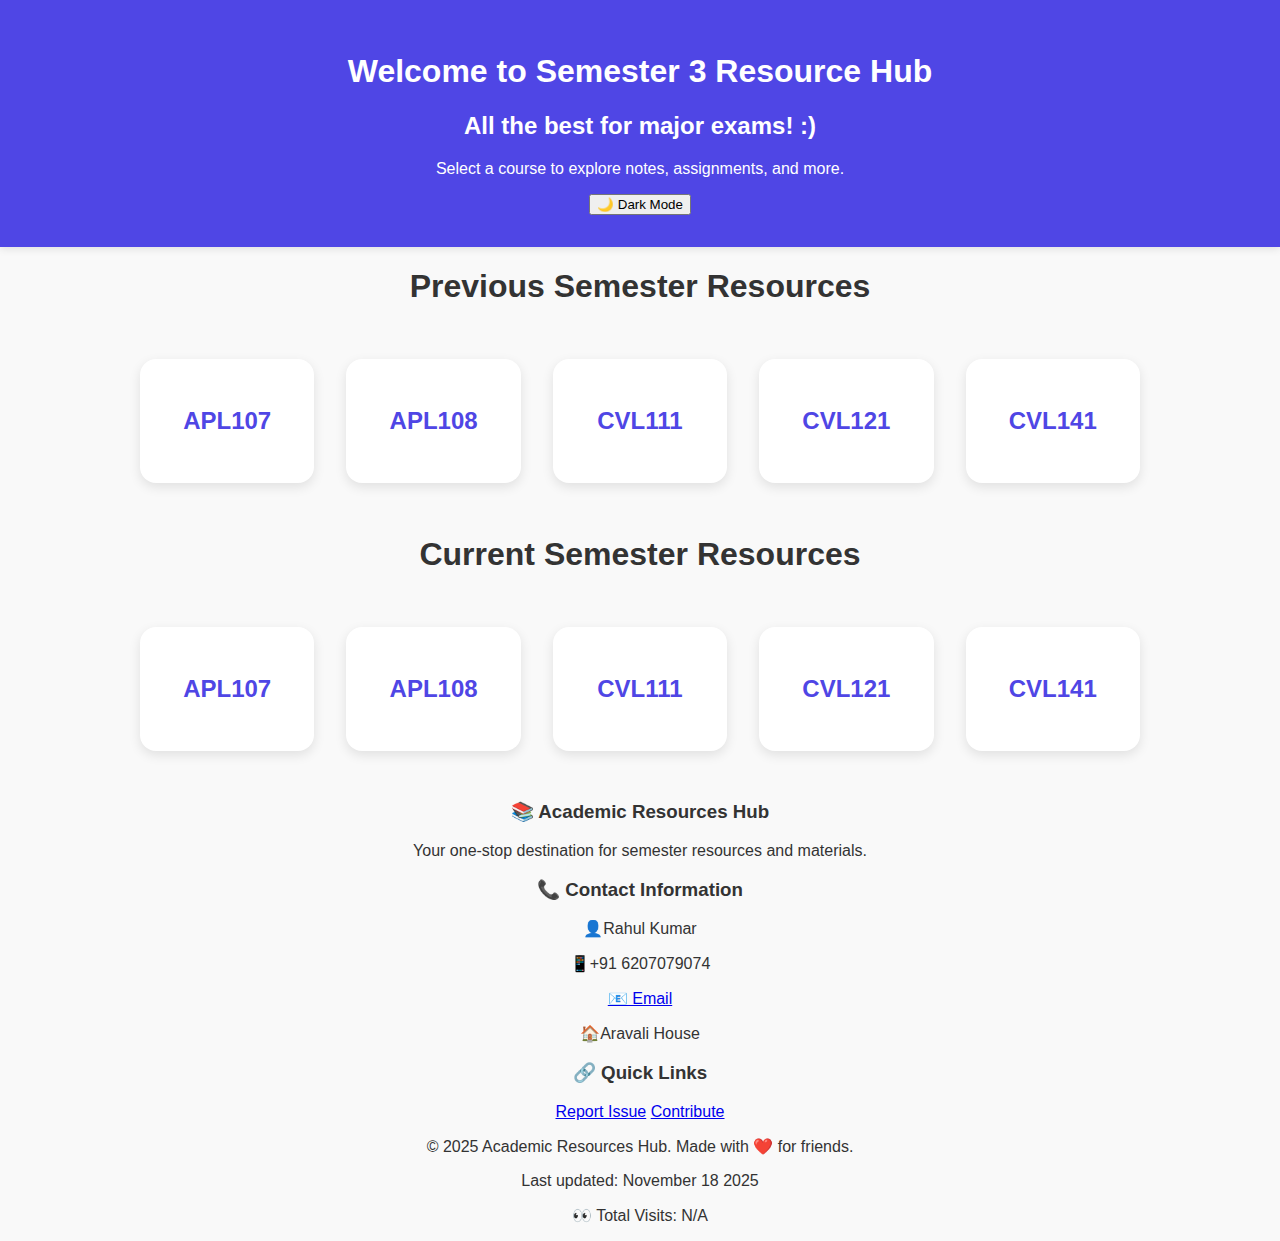
<file: index.html>
<!DOCTYPE html>
<html lang="en">
  <head>
    <meta charset="UTF-8" />
    <meta name="viewport" content="width=device-width, initial-scale=1.0" />
    <title>Semester 3 Resources</title>
    <link rel="stylesheet" href="style.css" />
    <link rel="icon" type="image/png" href="./Assets/favicon.png" />
  </head>
  <body>
    <header>
      <h1>Welcome to Semester 3 Resource Hub</h1>
      <h2>All the best for major exams! :)</h2>
      <p>Select a course to explore notes, assignments, and more.</p>
      <button id="toggle-theme">🌙 Dark Mode</button>
      <!-- <button
        id="announcements-btn"
        onclick="window.location.href='announcements.html'"
      >
        📢 Announcements
      </button> -->
    </header>

    <h1>Previous Semester Resources</h1>
    <main class="course-grid">
      <a href="./APL107/apl107.html" class="course-card">APL107</a>
      <a href="./APL108/apl108.html" class="course-card">APL108</a>
      <a href="./CVL111/cvl111.html" class="course-card">CVL111</a>
      <a href="./CVL121/cvl121.html" class="course-card">CVL121</a>
      <a href="./CVL141/cvl141.html" class="course-card">CVL141</a>
    </main>

    <h1>Current Semester Resources</h1>
    <main class="course-grid">
      <a href="./APL 107 New/index.html" class="course-card">APL107</a>
      <a href="./APL 108 New/index.html" class="course-card">APL108</a>
      <a href="./CVL 111 New/index.html" class="course-card">CVL111</a>
      <a href="./CVL 121 New/index.html" class="course-card">CVL121</a>
      <a href="./CVL 141 New/index.html" class="course-card">CVL141</a>
    </main>

    <!-- <div class="image">
      <h1>Minor Schedule</h1>
      <img src="https://pub-dc4106eb4dfb4449b868d7395287816c.r2.dev/Minor_Schedule.jpg" alt="Books Image" />
    </div> -->

    <footer class="footer">
      <div class="footer-content">
        <div class="footer-section">
          <h3>📚 Academic Resources Hub</h3>
          <p>Your one-stop destination for semester resources and materials.</p>
        </div>

        <div class="footer-section">
          <h3>📞 Contact Information</h3>
          <div class="contact-info">
            <p><span class="contact-icon">👤</span>Rahul Kumar</p>
            <p><span class="contact-icon">📱</span>+91 6207079074</p>
            <p>
              <a href="mailto:ce1240049@iitd.ac.in"><span class="footer-link">📧 Email</span></a>
            </p>
            <p><span class="contact-icon">🏠</span>Aravali House</p>
          </div>
        </div>

        <div class="footer-section">
          <h3>🔗 Quick Links</h3>
          <div class="quick-links">
            <a href="https://wa.me/916207079074" target="_blank" class="footer-link">Report Issue</a>
            <a href="https://github.com/rahuliitd05/Semester3" target="_blank" class="footer-link">Contribute</a>
          </div>
        </div>
      </div>

      <div class="footer-bottom">
        <p>&copy; 2025 Academic Resources Hub. Made with ❤️ for friends.</p>
        <p class="last-updated">Last updated: November 18 2025</p>
        <!-- 👇 Visit counter will show up here -->
        <p id="visit-counter">👀 Total Visits: Loading...</p>
      </div>
    </footer>
  </body>
  <script>
    // Theme toggle
    const toggleBtn = document.getElementById("toggle-theme");
    const body = document.body;

    if (localStorage.getItem("theme") === "dark") {
      body.classList.add("dark");
      toggleBtn.textContent = "☀️ Light Mode";
    }

    toggleBtn.addEventListener("click", () => {
      body.classList.toggle("dark");
      if (body.classList.contains("dark")) {
        localStorage.setItem("theme", "dark");
        toggleBtn.textContent = "☀️ Light Mode";
      } else {
        localStorage.setItem("theme", "light");
        toggleBtn.textContent = "🌙 Dark Mode";
      }
    });

    // 👇 Visit Counter (CounterAPI)
    fetch("https://api.counterapi.dev/v1/rahuliitd05/semester3/up")
      .then((res) => res.json())
      .then((res) => {
        document.getElementById("visit-counter").innerText =
          "👀 Total Visits: " + res.count;
      })
      .catch((err) => {
        console.error("Visit counter error:", err);
        document.getElementById("visit-counter").innerText =
          "👀 Total Visits: N/A";
      });
  </script>
</html>
</file>
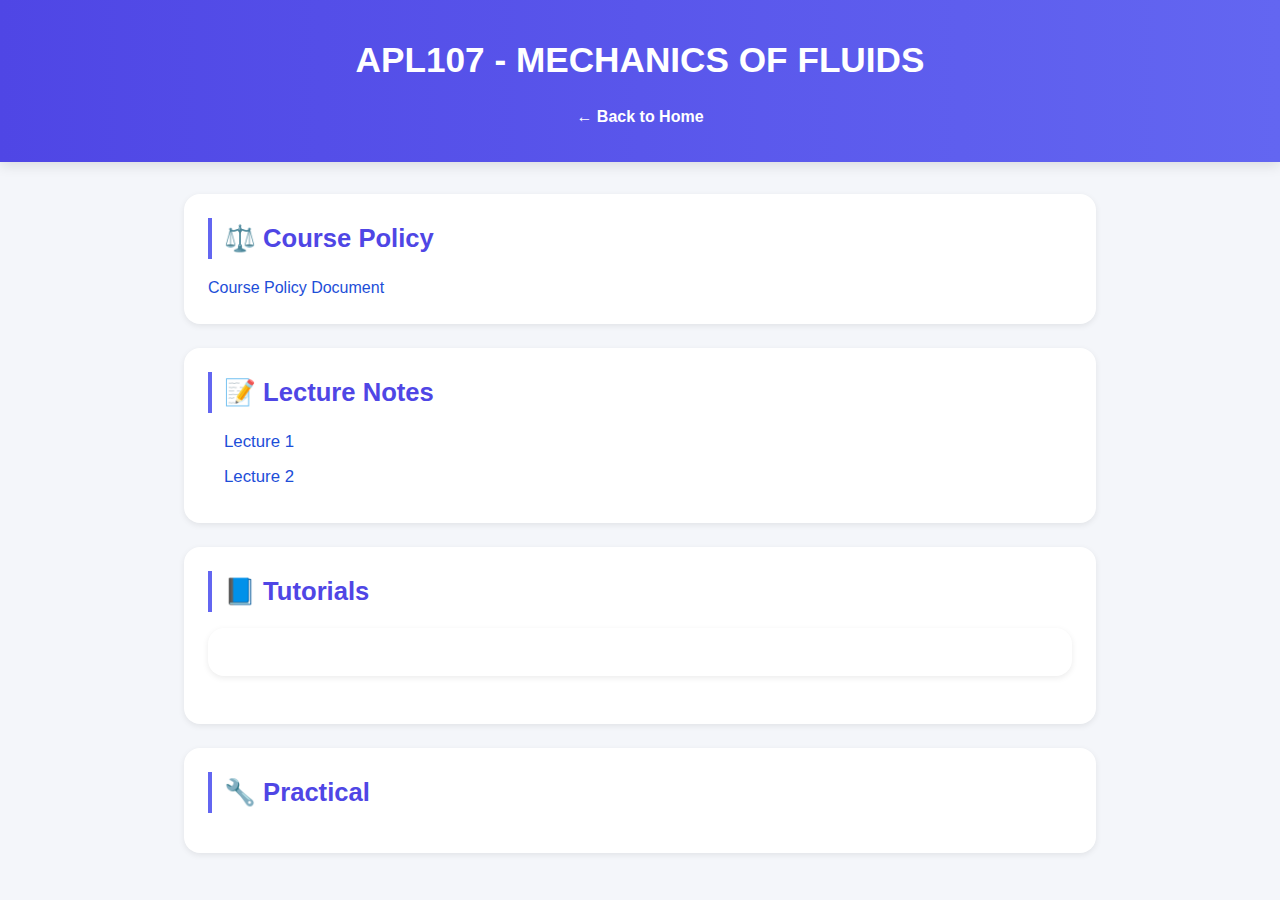
<file: APL 107 New/index.html>
<!DOCTYPE html>
<html lang="en">
<head>
  <meta charset="UTF-8" />
  <title>APL107 Resources</title>
  <link rel="stylesheet" href="style.css" />
  <link rel="icon" type="image/png" href="../Assets/favicon.png">

</head>
<body>
  <header>
    <h1>APL107 - MECHANICS OF FLUIDS</h1>
    <a href="../index.html" style="color:white;">← Back to Home</a>
  </header>

  <main class="resource-sections">
    <section>
      <h2>⚖️ Course Policy</h2>
      <a href="https://pub-dc4106eb4dfb4449b868d7395287816c.r2.dev/APL%20107%20New/CoursePolicy.pdf" target="_blank">Course Policy Document</a>
    </section>



    <section>
      <h2>📝 Lecture Notes</h2>
      <ul>
        <li><a href="https://pub-dc4106eb4dfb4449b868d7395287816c.r2.dev/APL%20107%20New/LectureSlides/Lec01.pdf" target="_blank">Lecture 1</a></li>
        <li><a href="https://pub-dc4106eb4dfb4449b868d7395287816c.r2.dev/APL%20107%20New/LectureSlides/Lec02.pdf" target="_blank">Lecture 2</a></li>
      </ul>
    </section>

    <!-- Tutorials Section -->
    <section>
      <h2>📘 Tutorials</h2>
      <section>
        
      </section>
    </section>

    <!-- Practical Section -->
    <section>
      <h2>🔧 Practical</h2>
      <ul>
        
      </ul>
    </section>


    

  </main>
</body>
<script>
  // Apply saved theme from localStorage
  if (localStorage.getItem("theme") === "dark") {
    document.body.classList.add("dark");
  }
</script>

</html>
</file>
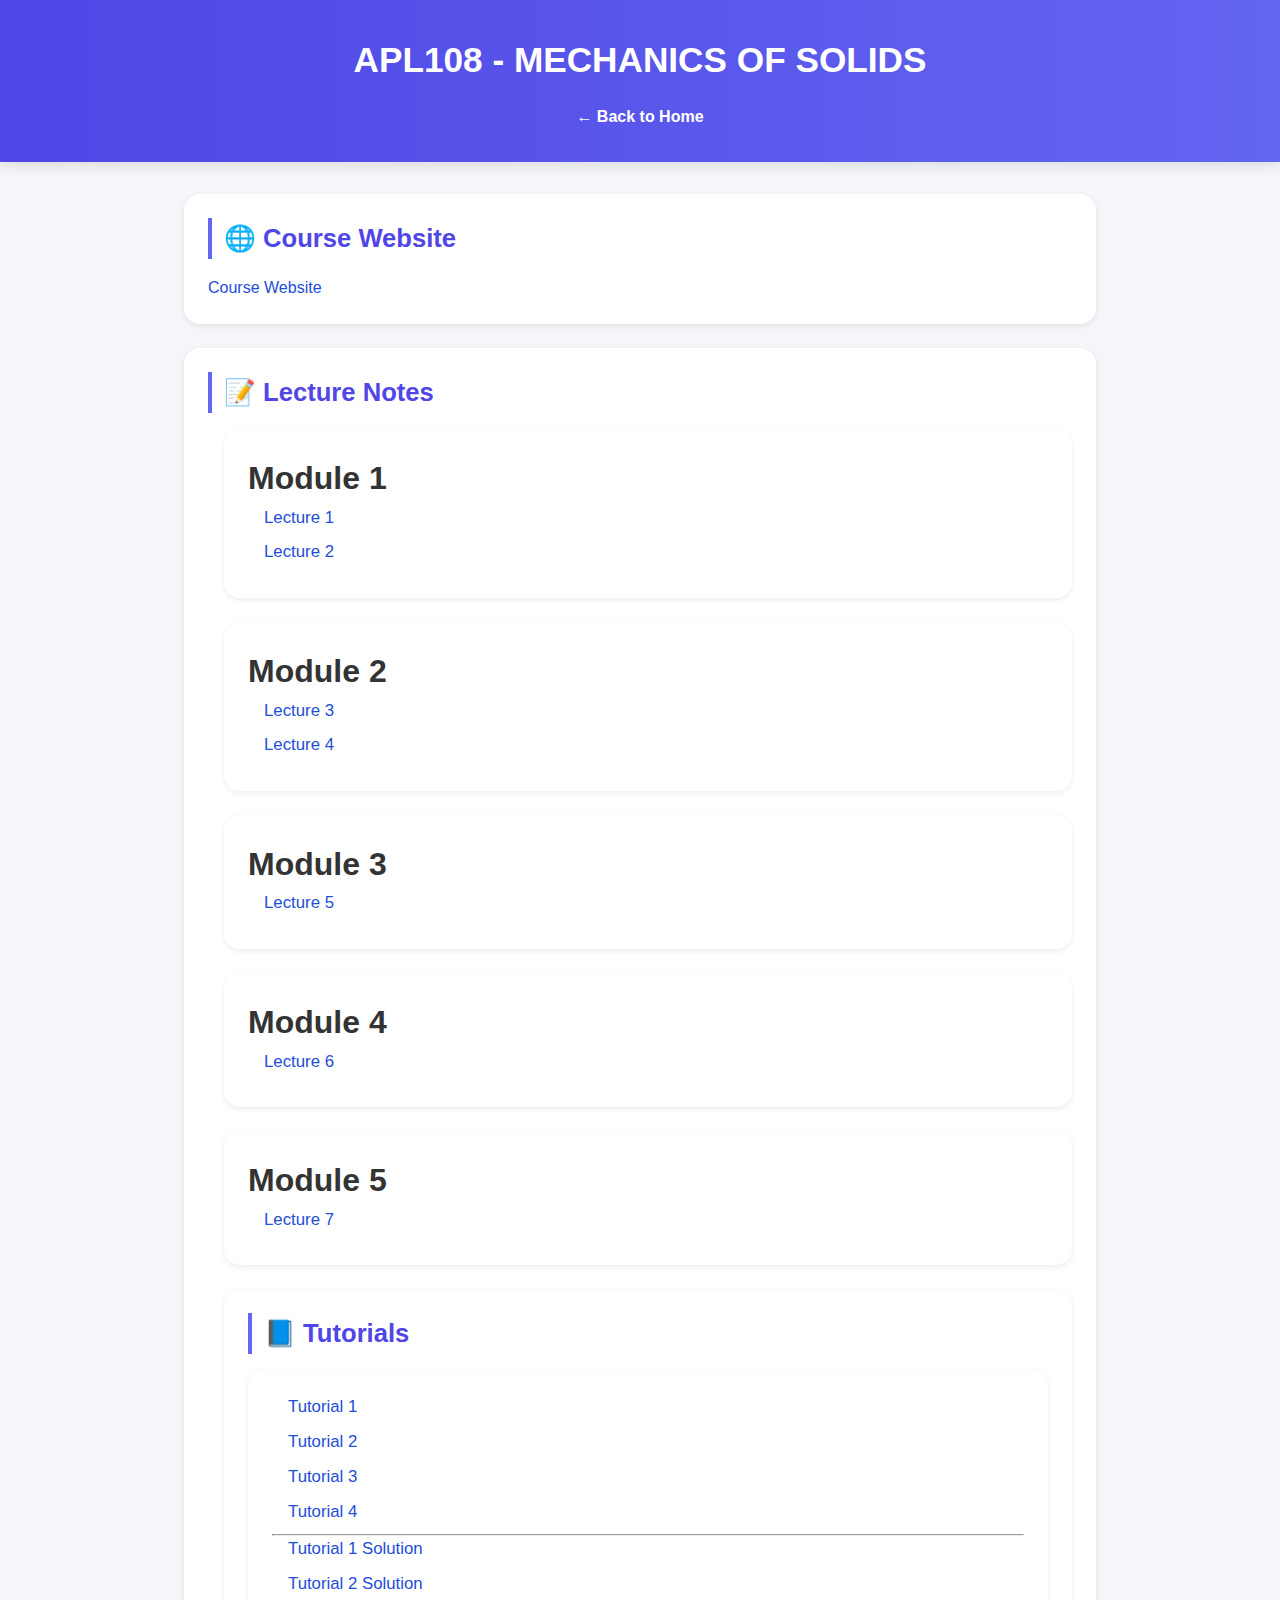
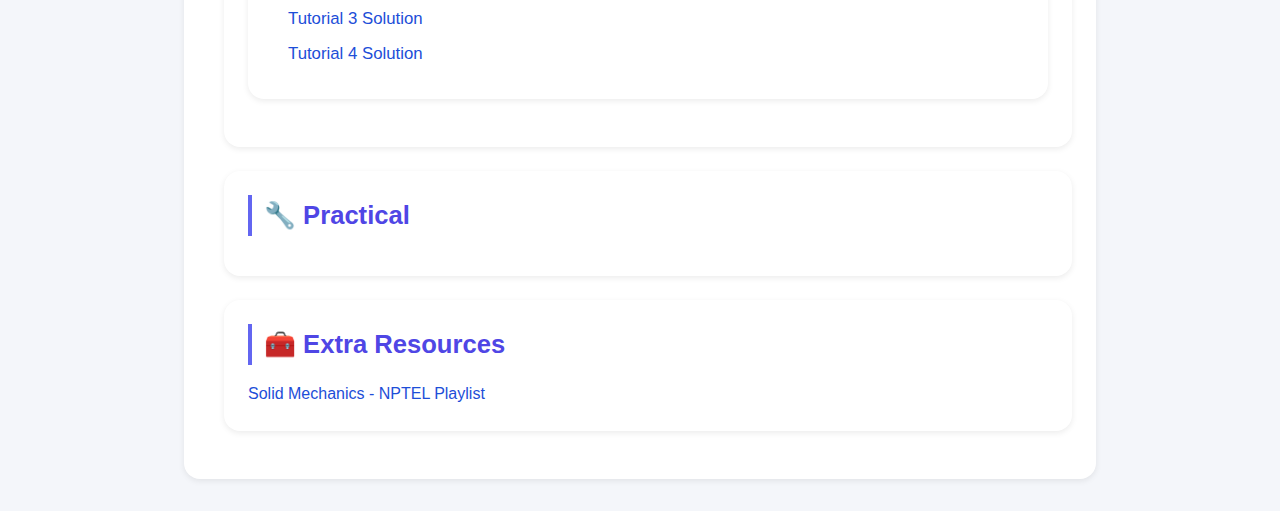
<file: APL 108 New/index.html>
<!DOCTYPE html>
<html lang="en">
<head>
  <meta charset="UTF-8" />
  <meta name="viewport" content="width=device-width, initial-scale=1.0"/>
  <title>APL108 Resources</title>
  <link rel="stylesheet" href="style.css" />
  <link rel="icon" type="image/png" href="../Assets/favicon.png">

</head>
<body>
  <header>
    <h1>APL108 - MECHANICS OF SOLIDS</h1>
    <a href="../index.html" style="color:white;">← Back to Home</a>
  </header>

  <main class="resource-sections">
        <section>
      <h2>🌐 Course Website</h2>
      <a href="https://coursesam.github.io/APL108/" target="_blank">Course Website</a>
    </section>



    <section>
      <h2>📝 Lecture Notes</h2>
      <ul>
        <section>
          <h1>Module 1</h1>
          <ul>
            <li><a href="https://pub-dc4106eb4dfb4449b868d7395287816c.r2.dev/APL%20108%20New/Lecture%20Slides/Module%201/Lec1.pdf" target="_blank">Lecture 1</a></li>
            <li><a href="https://pub-dc4106eb4dfb4449b868d7395287816c.r2.dev/APL%20108%20New/Lecture%20Slides/Module%201/Lec2.pdf" target="_blank">Lecture 2</a></li>
          </ul>
        </section>

        <section>
          <h1>Module 2</h1>
          <ul>
            <li><a href="https://pub-dc4106eb4dfb4449b868d7395287816c.r2.dev/APL%20108%20New/Lecture%20Slides/Module%202/Lec3.pdf" target="_blank">Lecture 3</a></li>
            <li><a href="https://pub-dc4106eb4dfb4449b868d7395287816c.r2.dev/APL%20108%20New/Lecture%20Slides/Module%202/Lec4.pdf" target="_blank">Lecture 4</a></li>
          </ul>
        </section>
        <section>
          <h1>Module 3</h1>
          <ul>
            <li><a href="https://pub-dc4106eb4dfb4449b868d7395287816c.r2.dev/APL%20108%20New/Lecture%20Slides/Module%203/Lec5.pdf" target="_blank">Lecture 5</a></li>
          </ul>
        </section>
        <section>
          <h1>Module 4</h1>
          <ul>
            <li><a href="https://pub-dc4106eb4dfb4449b868d7395287816c.r2.dev/APL%20108%20New/Lecture%20Slides/Module%204/Lec6.pdf" target="_blank">Lecture 6</a></li>
          </ul>
        </section>
        <section>
          <h1>Module 5</h1>
          <ul>
            <li><a href="https://pub-dc4106eb4dfb4449b868d7395287816c.r2.dev/APL%20108%20New/Lecture%20Slides/Module%205/Lec7.pdf" target="_blank">Lecture 7</a></li>
          </ul>
        </section>

    <!-- Tutorials Section -->
    <section>
      <h2>📘 Tutorials</h2>
      <section>
        <ul>
          <li><a href="https://pub-dc4106eb4dfb4449b868d7395287816c.r2.dev/APL%20108%20New/Tutorial/Tut1.pdf" target="_blank">Tutorial 1</a></li>
          <li><a href="https://pub-dc4106eb4dfb4449b868d7395287816c.r2.dev/APL%20108%20New/Tutorial/Tut2.pdf" target="_blank">Tutorial 2</a></li>
          <li><a href="https://pub-dc4106eb4dfb4449b868d7395287816c.r2.dev/APL%20108%20New/Tutorial/Tut3.pdf" target="_blank">Tutorial 3</a></li>
          <li><a href="https://pub-dc4106eb4dfb4449b868d7395287816c.r2.dev/APL%20108%20New/Tutorial/Tut4.pdf" target="_blank">Tutorial 4</a></li>
        </ul>
        <hr></hr>
        <ul>
          <li><a href="https://pub-dc4106eb4dfb4449b868d7395287816c.r2.dev/APL%20108%20New/Tutorial%20solutions/Tut1Sol.pdf" target="_blank">Tutorial 1 Solution</a></li>
          <li><a href="https://pub-dc4106eb4dfb4449b868d7395287816c.r2.dev/APL%20108%20New/Tutorial%20solutions/Tut2Sol.pdf" target="_blank">Tutorial 2 Solution</a></li>
          <li><a href="https://pub-dc4106eb4dfb4449b868d7395287816c.r2.dev/APL%20108%20New/Tutorial%20solutions/Tut3Sol.pdf" target="_blank">Tutorial 3 Solution</a></li>
          <li><a href="https://pub-dc4106eb4dfb4449b868d7395287816c.r2.dev/APL%20108%20New/Tutorial%20solutions/Tut4Sol.pdf" target="_blank">Tutorial 4 Solution</a></li>
        </ul>

      </section>
    </section>

    <!-- Practical Section -->
    <section>
      <h2>🔧 Practical</h2>
      <ul>
        
      </ul>
    </section>

    <section>
        <h2>🧰 Extra Resources</h2>
        <a href="https://www.youtube.com/playlist?list=PLp6ek2hDcoNALS0KiBAUiCwrTrvil2vL3" target="_blank">Solid Mechanics - NPTEL Playlist</a>
    </section>


    

  </main>
</body>
<script>
  // Apply saved theme from localStorage
  if (localStorage.getItem("theme") === "dark") {
    document.body.classList.add("dark");
  }
</script>

</html>
</file>
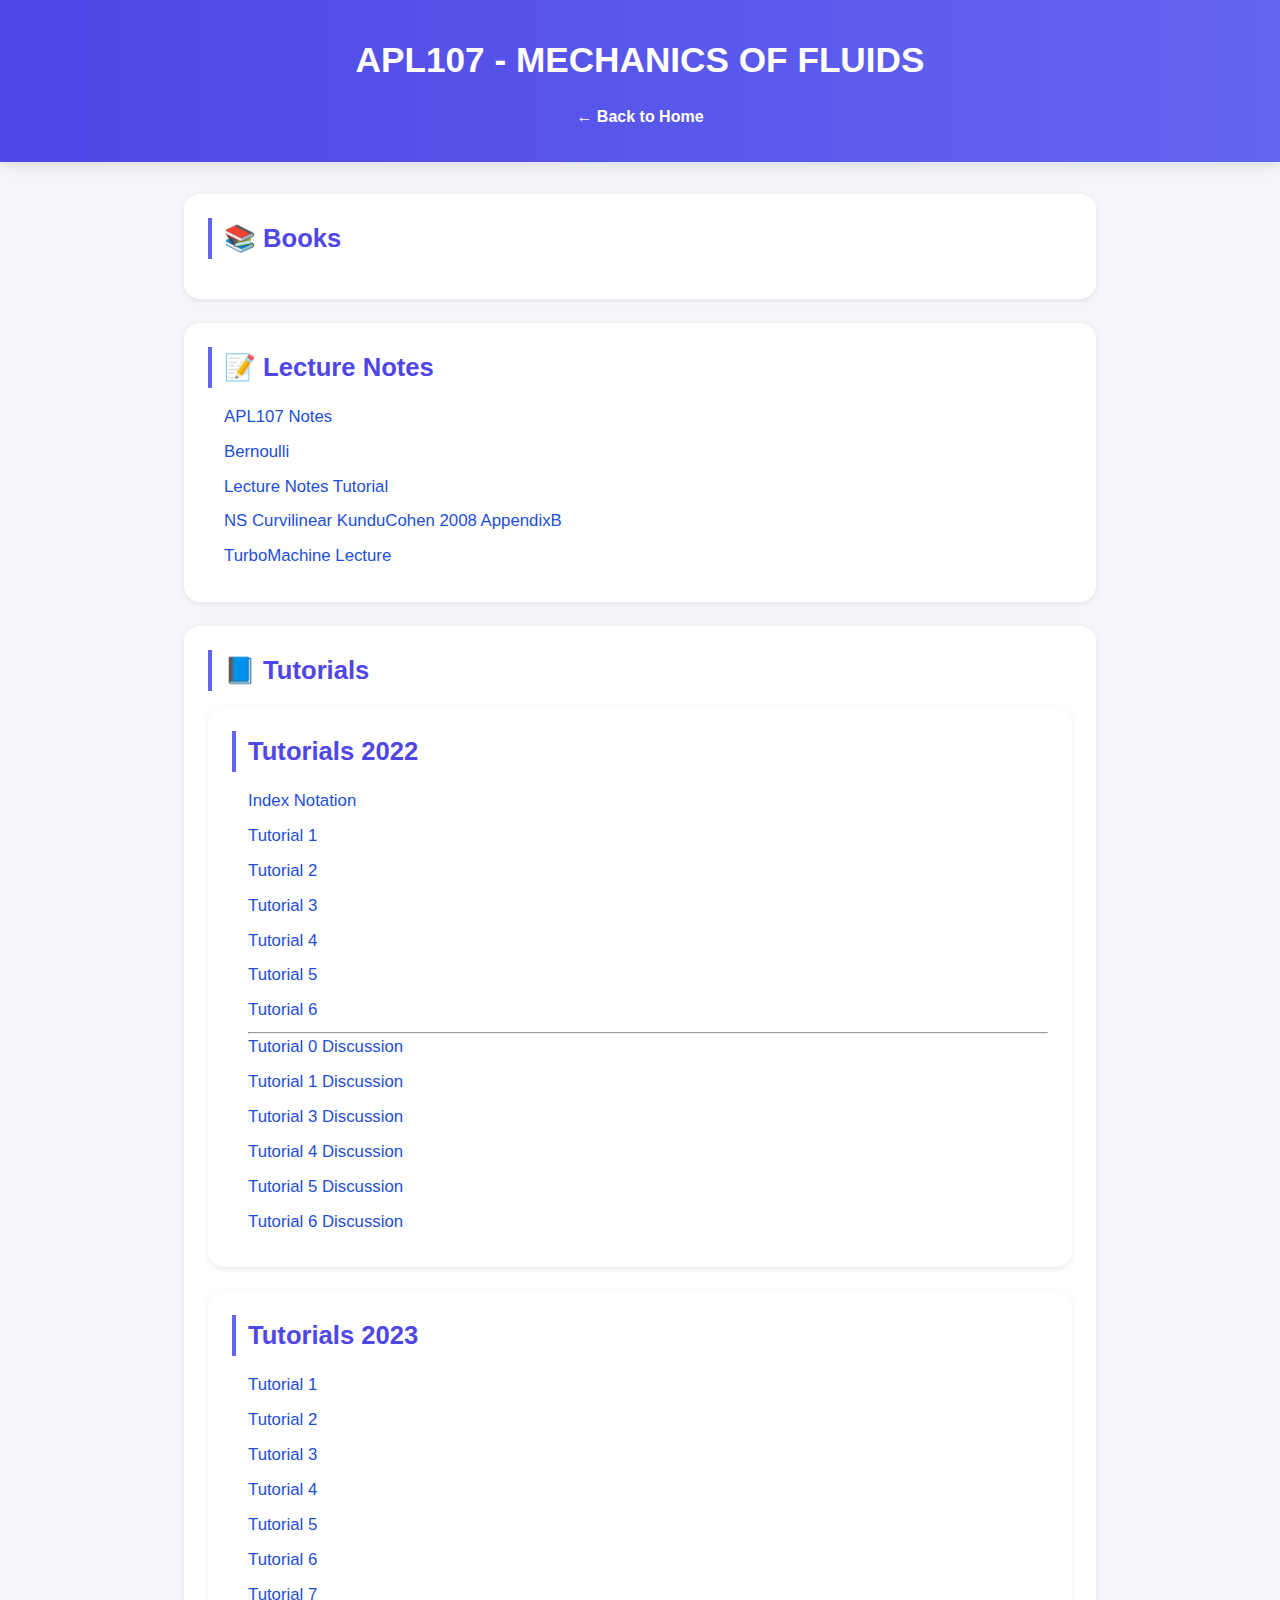
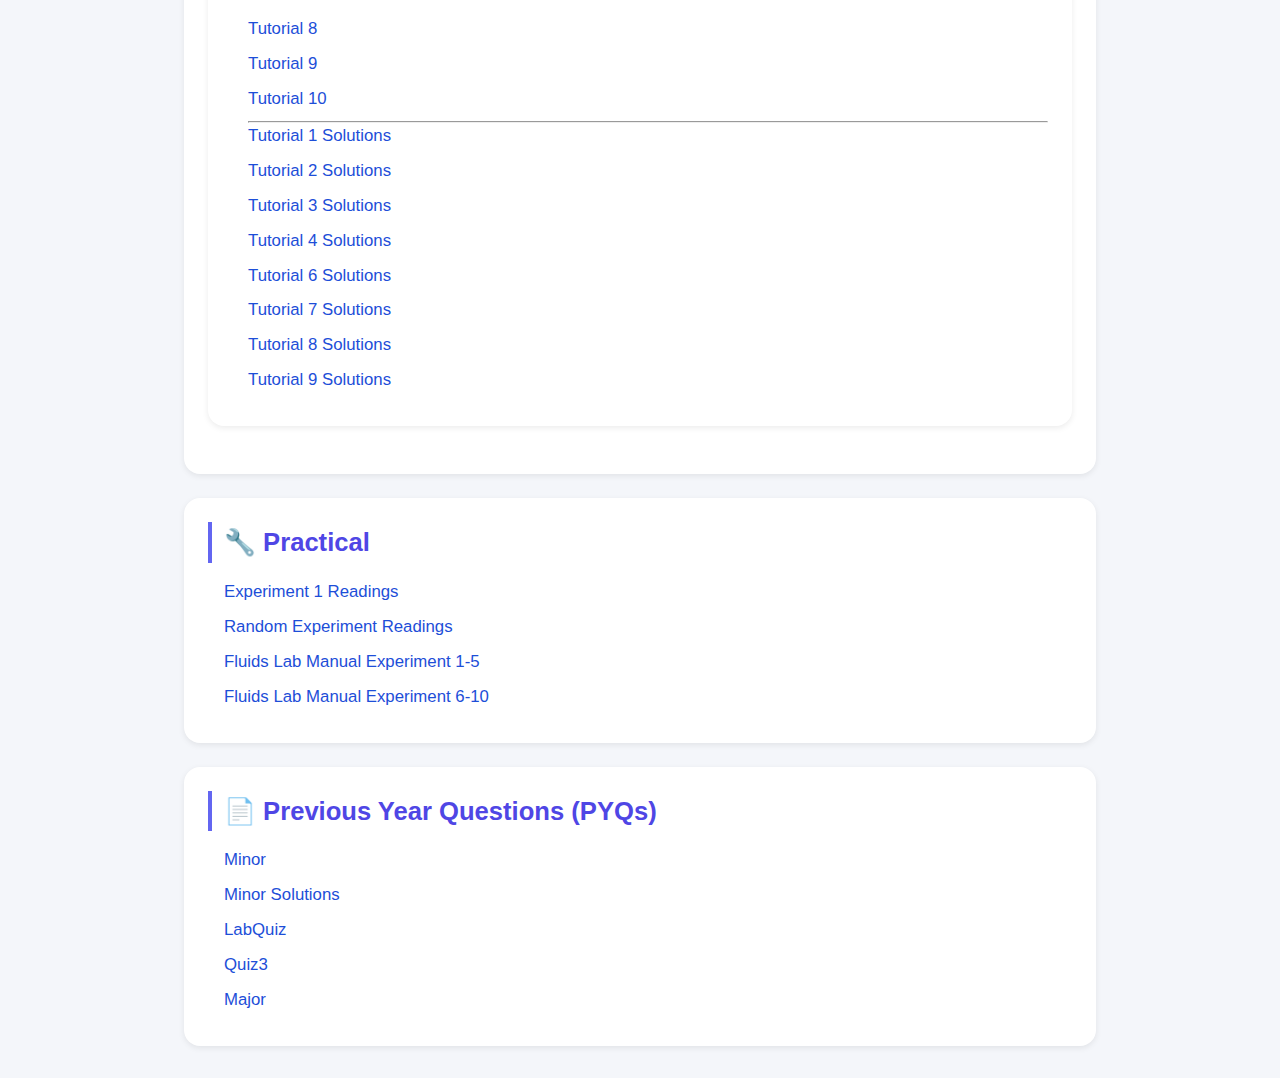
<file: APL107/index.html>
<!DOCTYPE html>
<html lang="en">
<head>
  <meta charset="UTF-8" />
  <title>APL107 Resources</title>
  <link rel="stylesheet" href="style.css" />
  <link rel="icon" type="image/png" href="../Assets/favicon-16x16.png">

</head>
<body>
  <header>
    <h1>APL107 - MECHANICS OF FLUIDS</h1>
    <a href="../index.html" style="color:white;">← Back to Home</a>
  </header>

  <main class="resource-sections">

    <!-- Books Section -->
    <section>
      <h2>📚 Books</h2>
      <ul>
        <!-- <li><a href="/assets/apl107/book1.pdf" target="_blank">Engineering Mechanics by Hibbeler</a></li>
        <li><a href="/assets/apl107/book2.pdf" target="_blank">Theory of Machines Notes</a></li> -->
      </ul>
    </section>

    <!-- Notes Section -->
    <section>
      <h2>📝 Lecture Notes</h2>
      <ul>
        <li><a href="https://pub-dc4106eb4dfb4449b868d7395287816c.r2.dev/APL107/Notes/APL107%20notes.pdf" target="_blank">APL107 Notes</a></li>
        <li><a href="https://pub-dc4106eb4dfb4449b868d7395287816c.r2.dev/APL107/Notes/Bernoulli.pdf" target="_blank">Bernoulli</a></li>
        <li><a href="https://pub-dc4106eb4dfb4449b868d7395287816c.r2.dev/APL107/Notes/lect%20notes%20index%20notation%20(1).pdf" target="_blank">Lecture Notes Tutorial</a></li>
        <li><a href="https://pub-dc4106eb4dfb4449b868d7395287816c.r2.dev/APL107/Notes/NS_Curvilinear_KunduCohen_2008_AppendixB.pdf" target="_blank">NS Curvilinear KunduCohen 2008 AppendixB</a></li>
        <li><a href="https://pub-dc4106eb4dfb4449b868d7395287816c.r2.dev/APL107/Notes/Turbomachine_lecture_APL107_RNG.pdf" target="_blank">TurboMachine Lecture</a></li>
      </ul>
    </section>

    <!-- Tutorials Section -->
    <section>
      <h2>📘 Tutorials</h2>
      <section>
        <h2>Tutorials 2022</h2>
        <ul>
          <li><a href="https://pub-dc4106eb4dfb4449b868d7395287816c.r2.dev/APL107/Assignments%20and%20Tutorials/Assignment_0_Index%20notation.pdf" target="_blank">Index Notation</a></li>
          <li><a href="https://pub-dc4106eb4dfb4449b868d7395287816c.r2.dev/APL107/Assignments%20and%20Tutorials/MicrosoftTeams-image%20(2).png" target="_blank">Tutorial 1</a></li>
          <li><a href="https://pub-dc4106eb4dfb4449b868d7395287816c.r2.dev/APL107/Assignments%20and%20Tutorials/Tutorial%202.pdf" target="_blank">Tutorial 2</a></li>
          <li><a href="https://pub-dc4106eb4dfb4449b868d7395287816c.r2.dev/APL107/Assignments%20and%20Tutorials/Tutorial%203.pdf" target="_blank">Tutorial 3</a></li>
          <li><a href="https://pub-dc4106eb4dfb4449b868d7395287816c.r2.dev/APL107/Assignments%20and%20Tutorials/Tutorial%204.pdf" target="_blank">Tutorial 4</a></li>
          <li><a href="https://pub-dc4106eb4dfb4449b868d7395287816c.r2.dev/APL107/Assignments%20and%20Tutorials/Tutorial%205.pdf" target="_blank">Tutorial 5</a></li>
          <li><a href="https://pub-dc4106eb4dfb4449b868d7395287816c.r2.dev/APL107/Assignments%20and%20Tutorials/Tutorial%206.pdf" target="_blank">Tutorial 6</a></li>
          <hr></hr>
          <li><a href="https://pub-dc4106eb4dfb4449b868d7395287816c.r2.dev/APL107/Assignments%20and%20Tutorials/Tutorial0_discussions.pdf" target="_blank">Tutorial 0 Discussion</a></li>
          <li><a href="https://pub-dc4106eb4dfb4449b868d7395287816c.r2.dev/APL107/Assignments%20and%20Tutorials/Tutorial1_discussions.pdf" target="_blank">Tutorial 1 Discussion</a></li>
          <li><a href="https://pub-dc4106eb4dfb4449b868d7395287816c.r2.dev/APL107/Assignments%20and%20Tutorials/Tutorial3_discussions.pdf" target="_blank">Tutorial 3 Discussion</a></li>
          <li><a href="https://pub-dc4106eb4dfb4449b868d7395287816c.r2.dev/APL107/Assignments%20and%20Tutorials/Tutorial4_discussions.pdf" target="_blank">Tutorial 4 Discussion</a></li>
          <li><a href="https://pub-dc4106eb4dfb4449b868d7395287816c.r2.dev/APL107/Assignments%20and%20Tutorials/Tutorial5_discussions.pdf" target="_blank">Tutorial 5 Discussion</a></li>
          <li><a href="https://pub-dc4106eb4dfb4449b868d7395287816c.r2.dev/APL107/Assignments%20and%20Tutorials/Tutorial6_discussions.pdf" target="_blank">Tutorial 6 Discussion</a></li>
        </ul>
      </section>
      <section>
        <h2>Tutorials 2023</h2>
        <ul>
          <li><a href="https://pub-dc4106eb4dfb4449b868d7395287816c.r2.dev/APL107/Tutorial%202023/APL107_Tutorial1.pdf" target="_blank">Tutorial 1</a></li>
          <li><a href="https://pub-dc4106eb4dfb4449b868d7395287816c.r2.dev/APL107/Tutorial%202023/APL107_Tutorial2%20(1).pdf" target="_blank">Tutorial 2</a></li>
          <li><a href="https://pub-dc4106eb4dfb4449b868d7395287816c.r2.dev/APL107/Tutorial%202023/APL107_Tutorial3.pdf" target="_blank">Tutorial 3</a></li>
          <li><a href="https://pub-dc4106eb4dfb4449b868d7395287816c.r2.dev/APL107/Tutorial%202023/APL107_Tutorial4.pdf" target="_blank">Tutorial 4</a></li>
          <li><a href="https://pub-dc4106eb4dfb4449b868d7395287816c.r2.dev/APL107/Tutorial%202023/APL107_Tutorial5.pdf" target="_blank">Tutorial 5</a></li>
          <li><a href="https://pub-dc4106eb4dfb4449b868d7395287816c.r2.dev/APL107/Tutorial%202023/APL107_Tutorial6%20(1).pdf" target="_blank">Tutorial 6</a></li>
          <li><a href="https://pub-dc4106eb4dfb4449b868d7395287816c.r2.dev/APL107/Tutorial%202023/APL107_Tutorial7%20(1).pdf" target="_blank">Tutorial 7</a></li>
          <li><a href="https://pub-dc4106eb4dfb4449b868d7395287816c.r2.dev/APL107/Tutorial%202023/APL107_Tutorial8%20(1).pdf" target="_blank">Tutorial 8</a></li>
          <li><a href="https://pub-dc4106eb4dfb4449b868d7395287816c.r2.dev/APL107/Tutorial%202023/APL107_Tutorial9%20(2).pdf" target="_blank">Tutorial 9</a></li>
          <li><a href="https://pub-dc4106eb4dfb4449b868d7395287816c.r2.dev/APL107/Tutorial%202023/APL107_Tutorial10%20(1).pdf" target="_blank">Tutorial 10</a></li>
          <hr></hr>
          <li><a href="https://pub-dc4106eb4dfb4449b868d7395287816c.r2.dev/APL107/Tutorial%202023/Tutorial1%20Solution.pdf" target="_blank">Tutorial 1 Solutions</a></li>
          <li><a href="https://pub-dc4106eb4dfb4449b868d7395287816c.r2.dev/APL107/Tutorial%202023/Tutorial2%20Solutions.pdf" target="_blank">Tutorial 2 Solutions</a></li>
          <li><a href="https://pub-dc4106eb4dfb4449b868d7395287816c.r2.dev/APL107/Tutorial%202023/Tutorial3%20Solutions.pdf" target="_blank">Tutorial 3 Solutions</a></li>
          <li><a href="https://pub-dc4106eb4dfb4449b868d7395287816c.r2.dev/APL107/Tutorial%202023/Tutorial4%20Solutions.pdf" target="_blank">Tutorial 4 Solutions</a></li>
          <li><a href="https://pub-dc4106eb4dfb4449b868d7395287816c.r2.dev/APL107/Tutorial%202023/Tutorial6%20Solutions%20%20(1).pdf" target="_blank">Tutorial 6 Solutions</a></li>
          <li><a href="https://pub-dc4106eb4dfb4449b868d7395287816c.r2.dev/APL107/Tutorial%202023/Tutorial7%20Solutions%20%20(1).pdf" target="_blank">Tutorial 7 Solutions</a></li>
          <li><a href="https://pub-dc4106eb4dfb4449b868d7395287816c.r2.dev/APL107/Tutorial%202023/Tutorial8%20Solutions%20%20(1).pdf" target="_blank">Tutorial 8 Solutions</a></li>
          <li><a href="https://pub-dc4106eb4dfb4449b868d7395287816c.r2.dev/APL107/Tutorial%202023/Tutorial9%20Solutions%20%20(2).pdf" target="_blank">Tutorial 9 Solutions</a></li>
        </ul>
      </section>
    </section>

    <!-- Practical Section -->
    <section>
      <h2>🔧 Practical</h2>
      <ul>
        <li><a href="https://pub-dc4106eb4dfb4449b868d7395287816c.r2.dev/APL107/Practical/EXP1%20readings.jpeg" target="_blank">Experiment 1 Readings</a></li>
        <li><a href="https://pub-dc4106eb4dfb4449b868d7395287816c.r2.dev/APL107/Practical/WhatsApp%20Image%202022-10-12%20at%2012.32.29.jpeg" target="_blank">Random Experiment Readings</a></li>
        <li><a href="https://pub-dc4106eb4dfb4449b868d7395287816c.r2.dev/APL107/Practical/Fluids_Lab_Manual_APL107_Part1.pdf" target="_blank">Fluids Lab Manual Experiment 1-5</a></li>
        <li><a href="https://pub-dc4106eb4dfb4449b868d7395287816c.r2.dev/APL107/Practical/Fluids_Lab_Manual_Exp6-10.pdf" target="_blank">Fluids Lab Manual Experiment 6-10</a></li>
      </ul>
    </section>

    <!-- PYQs Section -->
    <section>
      <h2>📄 Previous Year Questions (PYQs)</h2>
      <ul>
        <li><a href="https://pub-dc4106eb4dfb4449b868d7395287816c.r2.dev/APL107/PYQs/apl107_minor.pdf" target="_blank">Minor</a></li>
        <li><a href="https://pub-dc4106eb4dfb4449b868d7395287816c.r2.dev/APL107/PYQs/Mid-term%20solutions.pdf" target="_blank">Minor Solutions</a></li>
        <li><a href="https://pub-dc4106eb4dfb4449b868d7395287816c.r2.dev/APL107/PYQs/labquiz.pdf" target="_blank">LabQuiz</a></li>
        <li><a href="https://pub-dc4106eb4dfb4449b868d7395287816c.r2.dev/APL107/PYQs/quiz3.pdf" target="_blank">Quiz3</a></li>
        <li><a href="https://pub-dc4106eb4dfb4449b868d7395287816c.r2.dev/APL107/PYQs/major.pdf" target="_blank">Major</a></li>
      </ul>
    </section>

    

  </main>
</body>
</html>
</file>
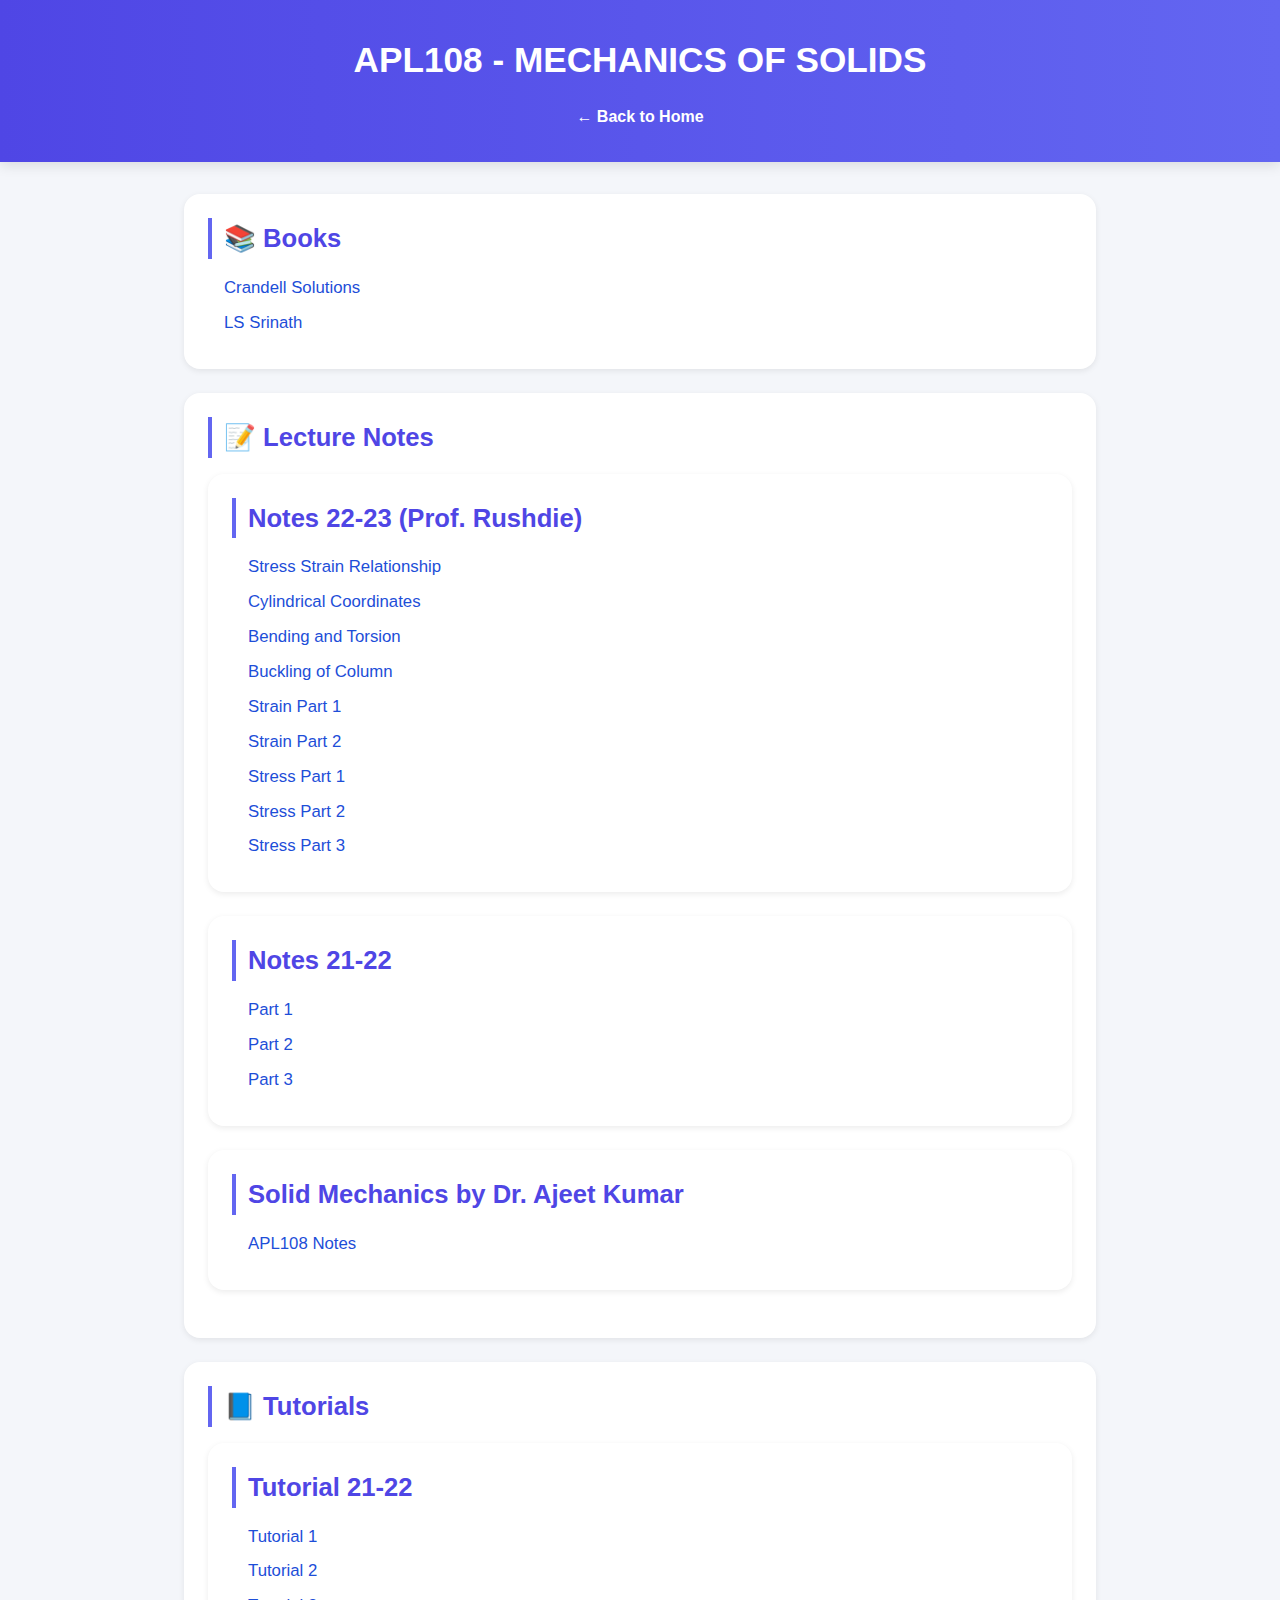
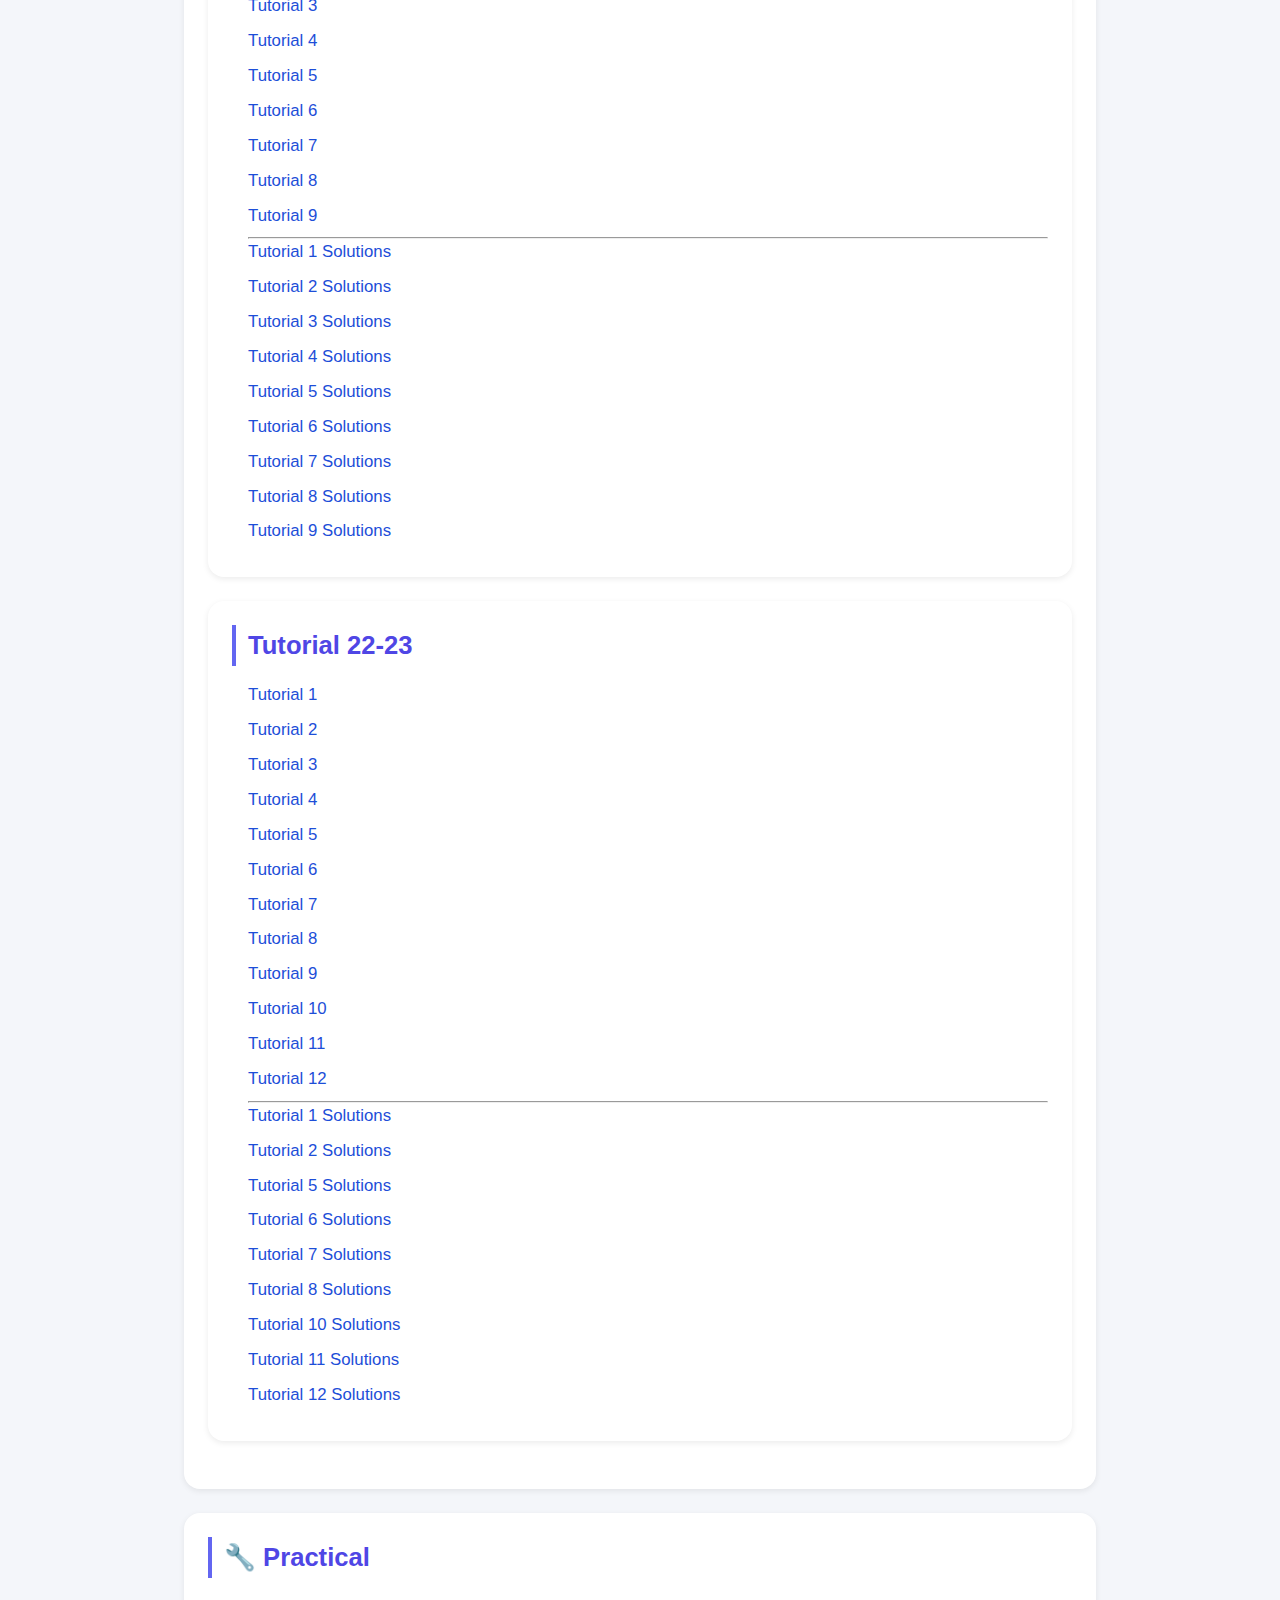
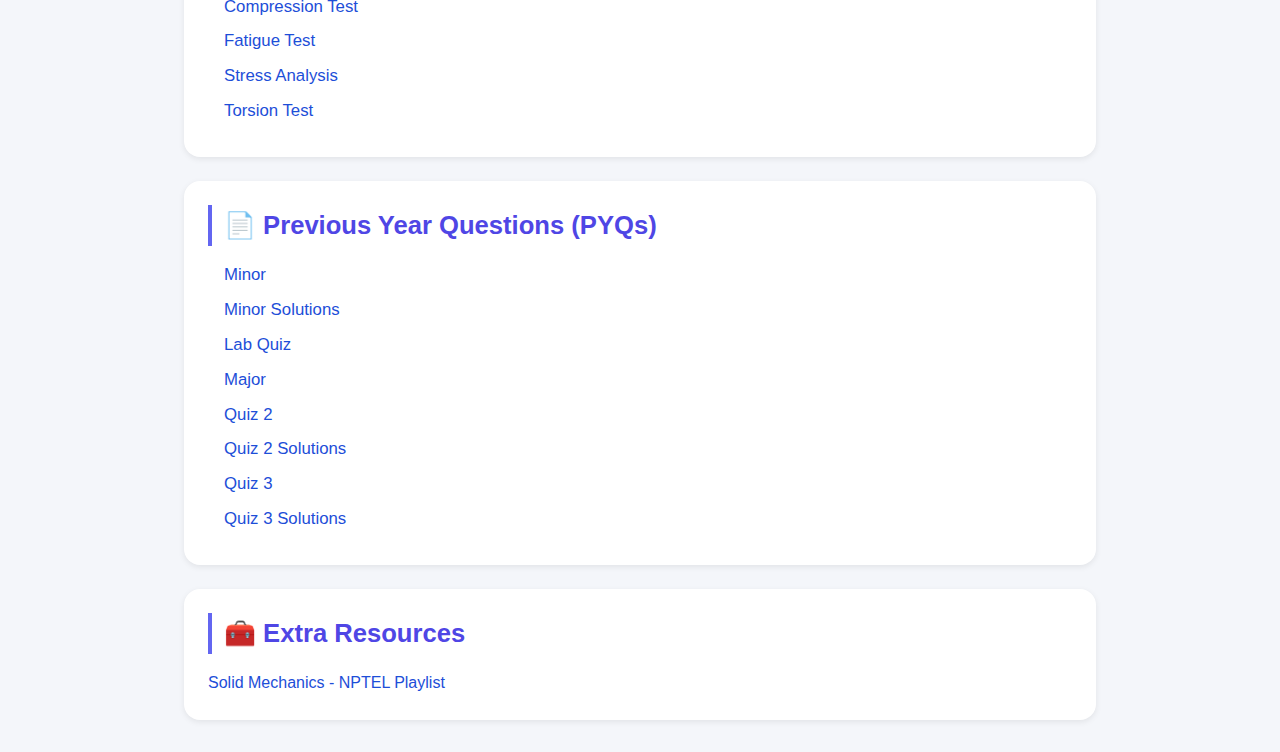
<file: APL108/index.html>
<!DOCTYPE html>
<html lang="en">
<head>
  <meta charset="UTF-8" />
  <title>APL108 Resources</title>
  <link rel="stylesheet" href="style.css" />
  <link rel="icon" type="image/png" href="../Assets/favicon-16x16.png">

</head>
<body>
  <header>
    <h1>APL108 - MECHANICS OF SOLIDS</h1>
    <a href="../index.html" style="color:white;">← Back to Home</a>
  </header>

  <main class="resource-sections">

    <!-- Books Section -->
    <section>
      <h2>📚 Books</h2>
      <ul>
        <li><a href="https://pub-dc4106eb4dfb4449b868d7395287816c.r2.dev/Books/crandell%20solution.pdf" target="_blank">Crandell Solutions</a></li>
        <li><a href="https://pub-dc4106eb4dfb4449b868d7395287816c.r2.dev/Books/ls%20srinath.pdf" target="_blank">LS Srinath</a></li>
      </ul>
    </section>

    <!-- Notes Section -->
    <section>
      <h2>📝 Lecture Notes</h2>
      <section>
        <h2>Notes 22-23 (Prof. Rushdie)</h2>
        <ul>
            <li><a href="https://pub-dc4106eb4dfb4449b868d7395287816c.r2.dev/Notes/2022-23%20Prof%20Rushdie/3_stress_strain_relationship%20(1).pdf" target="_blank">Stress Strain Relationship </a></li>
            <li><a href="https://pub-dc4106eb4dfb4449b868d7395287816c.r2.dev/Notes/2022-23%20Prof%20Rushdie/4_cylindrical_coordinates.pdf" target="_blank">Cylindrical Coordinates</a></li>
            <li><a href="https://pub-dc4106eb4dfb4449b868d7395287816c.r2.dev/Notes/2022-23%20Prof%20Rushdie/6_bending_and_torsion_part_3.pdf" target="_blank">Bending and Torsion</a></li>
            <li><a href="https://pub-dc4106eb4dfb4449b868d7395287816c.r2.dev/Notes/2022-23%20Prof%20Rushdie/8_buckling_of_column.pdf" target="_blank">Buckling of Column</a></li>
            <li><a href="https://pub-dc4106eb4dfb4449b868d7395287816c.r2.dev/Notes/2022-23%20Prof%20Rushdie/strain_part_1.pdf" target="_blank">Strain Part 1</a></li>
            <li><a href="https://pub-dc4106eb4dfb4449b868d7395287816c.r2.dev/Notes/2022-23%20Prof%20Rushdie/strain_part_2.pdf" target="_blank">Strain Part 2</a></li>
            <li><a href="https://pub-dc4106eb4dfb4449b868d7395287816c.r2.dev/Notes/2022-23%20Prof%20Rushdie/stress_part_1.pdf" target="_blank">Stress Part 1</a></li>
            <li><a href="https://pub-dc4106eb4dfb4449b868d7395287816c.r2.dev/Notes/2022-23%20Prof%20Rushdie/stress_part_2.pdf" target="_blank">Stress Part 2</a></li>
            <li><a href="https://pub-dc4106eb4dfb4449b868d7395287816c.r2.dev/Notes/2022-23%20Prof%20Rushdie/stress_part_3.pdf" target="_blank">Stress Part 3</a></li>
        </ul>
      </section>

      <section>
        <h2>Notes 21-22</h2>
        <ul>
            <li><a href="https://pub-dc4106eb4dfb4449b868d7395287816c.r2.dev/Notes/Notes%202021-22/APL108-page1-47.pdf" target="_blank">Part 1</a></li>
            <li><a href="https://pub-dc4106eb4dfb4449b868d7395287816c.r2.dev/Notes/Notes%202021-22/APL108-page75-110.pdf" target="_blank">Part 2</a></li>
            <li><a href="https://pub-dc4106eb4dfb4449b868d7395287816c.r2.dev/Notes/Notes%202021-22/APL108-page111-147.pdf" target="_blank">Part 3 </a></li>

        </ul>
      </section>

        <section>
            <h2>Solid Mechanics by Dr. Ajeet Kumar</h2>
            <ul>
                <li><a href="https://pub-dc4106eb4dfb4449b868d7395287816c.r2.dev/Notes/APL108%20NOTES.pdf" target="_blank">APL108 Notes</a></li>
            </ul>
        </section>
    </section>


    <!-- Tutorials Section -->
    <section>
      <h2>📘 Tutorials</h2>
      <section>
        <h2>Tutorial 21-22</h2>
        <ul>
            <li><a href="https://pub-dc4106eb4dfb4449b868d7395287816c.r2.dev/Tutorial%202021-22/Tut1_APL108.pdf" target="_blank">Tutorial 1</a></li>
            <li><a href="https://pub-dc4106eb4dfb4449b868d7395287816c.r2.dev/Tutorial%202021-22/Tut2_APL108.pdf" target="_blank">Tutorial 2</a></li>
            <li><a href="https://pub-dc4106eb4dfb4449b868d7395287816c.r2.dev/Tutorial%202021-22/Tut3_APL108.pdf" target="_blank">Tutorial 3</a></li>
            <li><a href="https://pub-dc4106eb4dfb4449b868d7395287816c.r2.dev/Tutorial%202021-22/Tutorial_4.pdf" target="_blank">Tutorial 4</a></li>
            <li><a href="https://pub-dc4106eb4dfb4449b868d7395287816c.r2.dev/Tutorial%202021-22/Tutorial_5.pdf" target="_blank">Tutorial 5</a></li>
            <li><a href="https://pub-dc4106eb4dfb4449b868d7395287816c.r2.dev/Tutorial%202021-22/Tutorial_6.pdf" target="_blank">Tutorial 6</a></li>
            <li><a href="https://pub-dc4106eb4dfb4449b868d7395287816c.r2.dev/Tutorial%202021-22/Tutorial_7.pdf" target="_blank">Tutorial 7</a></li>
            <li><a href="https://pub-dc4106eb4dfb4449b868d7395287816c.r2.dev/Tutorial%202021-22/Tutorial_8.pdf" target="_blank">Tutorial 8</a></li>
            <li><a href="https://pub-dc4106eb4dfb4449b868d7395287816c.r2.dev/Tutorial%202021-22/Tutorial_9.pdf" target="_blank">Tutorial 9</a></li>
            <hr></hr>
            <li><a href="https://pub-dc4106eb4dfb4449b868d7395287816c.r2.dev/Tutorial%202021-22/tutorial1_solution.pdf" target="_blank">Tutorial 1 Solutions</a></li>
            <li><a href="https://pub-dc4106eb4dfb4449b868d7395287816c.r2.dev/Tutorial%202021-22/Tutorial2-solution%20(1).pdf" target="_blank">Tutorial 2 Solutions</a></li>
            <li><a href="https://pub-dc4106eb4dfb4449b868d7395287816c.r2.dev/Tutorial%202021-22/Tutorial3_solution.pdf" target="_blank">Tutorial 3 Solutions</a></li>
            <li><a href="https://pub-dc4106eb4dfb4449b868d7395287816c.r2.dev/Tutorial%202021-22/Tutorial%204%20solution.pdf" target="_blank">Tutorial 4 Solutions</a></li>
            <li><a href="https://pub-dc4106eb4dfb4449b868d7395287816c.r2.dev/Tutorial%202021-22/Tutorial%205%20solution.pdf" target="_blank">Tutorial 5 Solutions</a></li>
            <li><a href="https://pub-dc4106eb4dfb4449b868d7395287816c.r2.dev/Tutorial%202021-22/Tutorial%206%20solution.pdf" target="_blank">Tutorial 6 Solutions</a></li>
            <li><a href="https://pub-dc4106eb4dfb4449b868d7395287816c.r2.dev/Tutorial%202021-22/Tutorial%207%20solution.pdf" target="_blank">Tutorial 7 Solutions</a></li>
            <li><a href="https://pub-dc4106eb4dfb4449b868d7395287816c.r2.dev/Tutorial%202021-22/Tutorial%208%20solution.pdf" target="_blank">Tutorial 8 Solutions</a></li>
            <li><a href="https://pub-dc4106eb4dfb4449b868d7395287816c.r2.dev/Tutorial%202021-22/Tutorial%209%20solution.pdf" target="_blank">Tutorial 9 Solutions</a></li>
        </ul>
      </section>

      <section>
        <h2>Tutorial 22-23</h2>
        <ul>
            <li><a href="https://pub-dc4106eb4dfb4449b868d7395287816c.r2.dev/Tuts%202022-23/Tutorial_1_APL_108%20(1).pdf" target="_blank">Tutorial 1</a></li>
            <li><a href="https://pub-dc4106eb4dfb4449b868d7395287816c.r2.dev/Tuts%202022-23/Tutorial_2__APL108%20(1).pdf" target="_blank">Tutorial 2</a></li>
            <li><a href="https://pub-dc4106eb4dfb4449b868d7395287816c.r2.dev/Tuts%202022-23/Tutorial_3_APL_108.pdf" target="_blank">Tutorial 3</a></li>
            <li><a href="https://pub-dc4106eb4dfb4449b868d7395287816c.r2.dev/Tuts%202022-23/Tutorial_4_APL_108.pdf" target="_blank">Tutorial 4</a></li>
            <li><a href="https://pub-dc4106eb4dfb4449b868d7395287816c.r2.dev/Tuts%202022-23/Tutorial_5%20(1).pdf" target="_blank">Tutorial 5</a></li>
            <li><a href="https://pub-dc4106eb4dfb4449b868d7395287816c.r2.dev/Tuts%202022-23/Tutorial_6_APL_108%20(1).pdf" target="_blank">Tutorial 6</a></li>
            <li><a href="https://pub-dc4106eb4dfb4449b868d7395287816c.r2.dev/Tuts%202022-23/Tutorial_7_APL_108%20(1).pdf" target="_blank">Tutorial 7</a></li>
            <li><a href="https://pub-dc4106eb4dfb4449b868d7395287816c.r2.dev/Tuts%202022-23/Tutorial_8_APL_108%20(1).pdf" target="_blank">Tutorial 8</a></li>
            <li><a href="https://pub-dc4106eb4dfb4449b868d7395287816c.r2.dev/Tuts%202022-23/Tutorial_9_APL_108%20(1).pdf" target="_blank">Tutorial 9</a></li>
            <li><a href="https://pub-dc4106eb4dfb4449b868d7395287816c.r2.dev/Tuts%202022-23/Tutorial_10_APL_108%20(2).pdf" target="_blank">Tutorial 10</a></li>
            <li><a href="https://pub-dc4106eb4dfb4449b868d7395287816c.r2.dev/Tuts%202022-23/Tutorial_11_APL_108%20(2).pdf" target="_blank">Tutorial 11</a></li>
            <li><a href="https://pub-dc4106eb4dfb4449b868d7395287816c.r2.dev/Tuts%202022-23/Tutorial_12_APL_108%20(1).pdf" target="_blank">Tutorial 12</a></li>
            <hr></hr>
            <li><a href="https://pub-dc4106eb4dfb4449b868d7395287816c.r2.dev/Tuts%202022-23/Tutorial_1_APL_108_Solution.pdf" target="_blank">Tutorial 1 Solutions</a></li>
            <li><a href="https://pub-dc4106eb4dfb4449b868d7395287816c.r2.dev/Tuts%202022-23/Tutorial_2_APL108_Solution.pdf" target="_blank">Tutorial 2 Solutions</a></li>
            <li><a href="https://pub-dc4106eb4dfb4449b868d7395287816c.r2.dev/Tuts%202022-23/Tutorial_5_APL_108_Solution%20(1).pdf" target="_blank">Tutorial 5 Solutions</a></li>
            <li><a href="https://pub-dc4106eb4dfb4449b868d7395287816c.r2.dev/Tuts%202022-23/Tutorial_6_APL_108_Solution%20(1).pdf" target="_blank">Tutorial 6 Solutions</a></li>
            <li><a href="https://pub-dc4106eb4dfb4449b868d7395287816c.r2.dev/Tuts%202022-23/Tutorial_7_APL_108_Solution%20(1).pdf" target="_blank">Tutorial 7 Solutions</a></li>
            <li><a href="https://pub-dc4106eb4dfb4449b868d7395287816c.r2.dev/Tuts%202022-23/Tutorial_8_APL_108_Solution%20(1).pdf" target="_blank">Tutorial 8 Solutions</a></li>
            <li><a href="https://pub-dc4106eb4dfb4449b868d7395287816c.r2.dev/Tuts%202022-23/Tutorial_10_APL_108_Solution%20(1).pdf" target="_blank">Tutorial 10 Solutions</a></li>
            <li><a href="https://pub-dc4106eb4dfb4449b868d7395287816c.r2.dev/Tuts%202022-23/Tutorial_11_APL_108_Solution%20(2).pdf" target="_blank">Tutorial 11 Solutions</a></li>
            <li><a href="https://pub-dc4106eb4dfb4449b868d7395287816c.r2.dev/Tuts%202022-23/Tutorial_12_APL_108_Solution%20(1).pdf" target="_blank">Tutorial 12 Solutions</a></li>
        </ul>
      </section>
    </section>

    <!-- Practical Section -->
    <section>
      <h2>🔧 Practical</h2>
      <ul>
        <li><a href="https://pub-dc4106eb4dfb4449b868d7395287816c.r2.dev/Practical/Report7APL108.pdf" target="_blank">Compression Test</a></li>
        <li><a href="https://pub-dc4106eb4dfb4449b868d7395287816c.r2.dev/Practical/Report8APL108.pdf" target="_blank">Fatigue Test</a></li>
        <li><a href="https://pub-dc4106eb4dfb4449b868d7395287816c.r2.dev/Practical/Stress%20Analysis.pdf" target="_blank">Stress Analysis</a></li>
        <li><a href="https://pub-dc4106eb4dfb4449b868d7395287816c.r2.dev/Practical/torsion%20test.pdf" target="_blank">Torsion Test</a></li>

      </ul>
    </section>

    <!-- PYQs Section -->
    <section>
      <h2>📄 Previous Year Questions (PYQs)</h2>
      <ul>
        <li><a href="https://pub-dc4106eb4dfb4449b868d7395287816c.r2.dev/PYQs/apl108_minor.pdf" target="_blank">Minor</a></li>
        <li><a href="https://pub-dc4106eb4dfb4449b868d7395287816c.r2.dev/PYQs/APL108_minor_solution_key.pdf" target="_blank">Minor Solutions</a></li>
        <li><a href="https://pub-dc4106eb4dfb4449b868d7395287816c.r2.dev/PYQs/Lab%20Quiz.pdf" target="_blank">Lab Quiz</a></li>
        <li><a href="https://pub-dc4106eb4dfb4449b868d7395287816c.r2.dev/PYQs/Major_.pdf" target="_blank">Major</a></li>
        <li><a href="https://pub-dc4106eb4dfb4449b868d7395287816c.r2.dev/PYQs/Quiz_2.pdf" target="_blank">Quiz 2</a></li>
        <li><a href="https://pub-dc4106eb4dfb4449b868d7395287816c.r2.dev/PYQs/Quiz%202%20Solution%20(1).pdf" target="_blank">Quiz 2 Solutions</a></li>
        <li><a href="https://pub-dc4106eb4dfb4449b868d7395287816c.r2.dev/PYQs/Quiz%203.pdf" target="_blank">Quiz 3</a></li>
        <li><a href="https://pub-dc4106eb4dfb4449b868d7395287816c.r2.dev/PYQs/Quiz%203%20Solution%20(1).pdf" target="_blank">Quiz 3 Solutions</a></li>
      </ul>
    </section>

    <section>
        <h2>🧰 Extra Resources</h2>
        <a href="https://www.youtube.com/playlist?list=PLp6ek2hDcoNALS0KiBAUiCwrTrvil2vL3" target="_blank">Solid Mechanics - NPTEL Playlist</a>
    </section>

    

  </main>
</body>
</html>
</file>
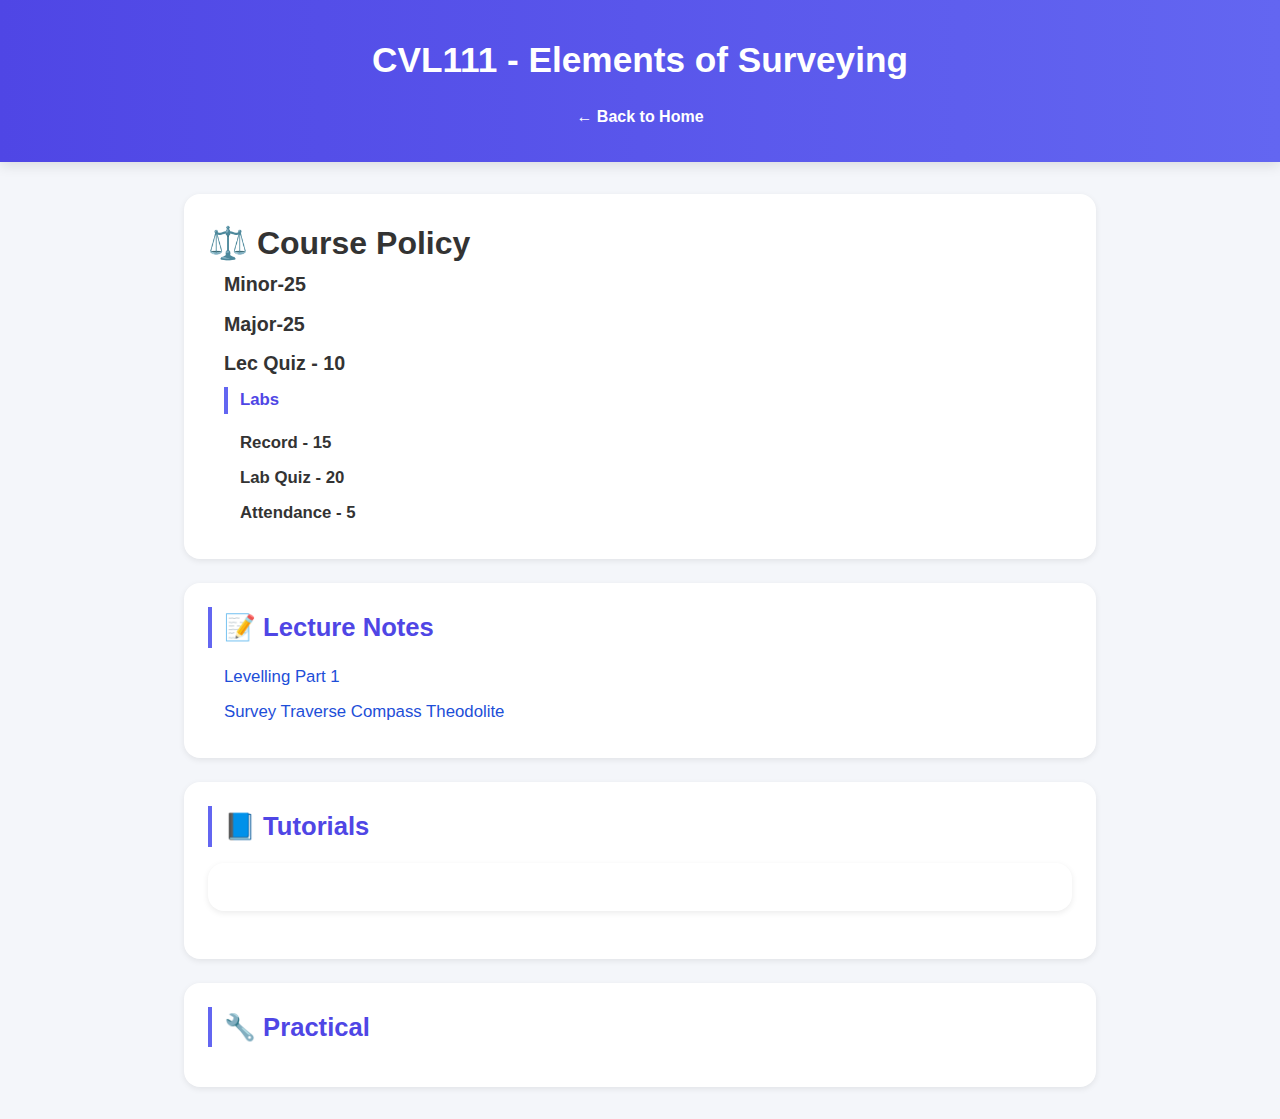
<file: CVL 111 New/index.html>
<!DOCTYPE html>
<html lang="en">
<head>
  <meta charset="UTF-8" />
  <meta name="viewport" content="width=device-width, initial-scale=1.0"/>
  <title>CVL111 Resources</title>
  <link rel="stylesheet" href="style.css" />
  <link rel="icon" type="image/png" href="../Assets/favicon.png">

</head>
<body>
  <header>
    <h1>CVL111 - Elements of Surveying</h1>
    <a href="../index.html" style="color:white;">← Back to Home</a>
  </header>

  <main class="resource-sections">

    <section>
      <h1>⚖️ Course Policy</h1>
      <ul>
        <li><h3>Minor-25</h3></li>
        <li><h3>Major-25</h3></li>
        <li><h3>Lec Quiz - 10</h3></li>
        <h2><li>Labs</li></h2>
        <h3>
        <ul>
          <li>Record - 15</li>
          <li>Lab Quiz - 20</li>
          <!-- <li>Lab Viva - 10</li> -->
          <li>Attendance - 5</li>
        </ul>
        </h3>
      </ul>
    </section>



    <section>
      <h2>📝 Lecture Notes</h2>
      <ul>
        <li><a href ="https://pub-dc4106eb4dfb4449b868d7395287816c.r2.dev/CVL%20111%20New/LevellingPart1.pdf" target="_blank">Levelling Part 1</a></li>
        <li><a href ="https://pub-dc4106eb4dfb4449b868d7395287816c.r2.dev/CVL%20111%20New/SurveyTraverseCompassTheodolite.pdf" target="_blank">Survey Traverse Compass Theodolite</a></li>
      </ul>
    </section>

    <!-- Tutorials Section -->
    <section>
      <h2>📘 Tutorials</h2>
      <section>
        
      </section>
    </section>

    <!-- Practical Section -->
    <section>
      <h2>🔧 Practical</h2>
      <ul>
        
      </ul>
    </section>


    

  </main>
</body>
<script>
  // Apply saved theme from localStorage
  if (localStorage.getItem("theme") === "dark") {
    document.body.classList.add("dark");
  }
</script>

</html>
</file>
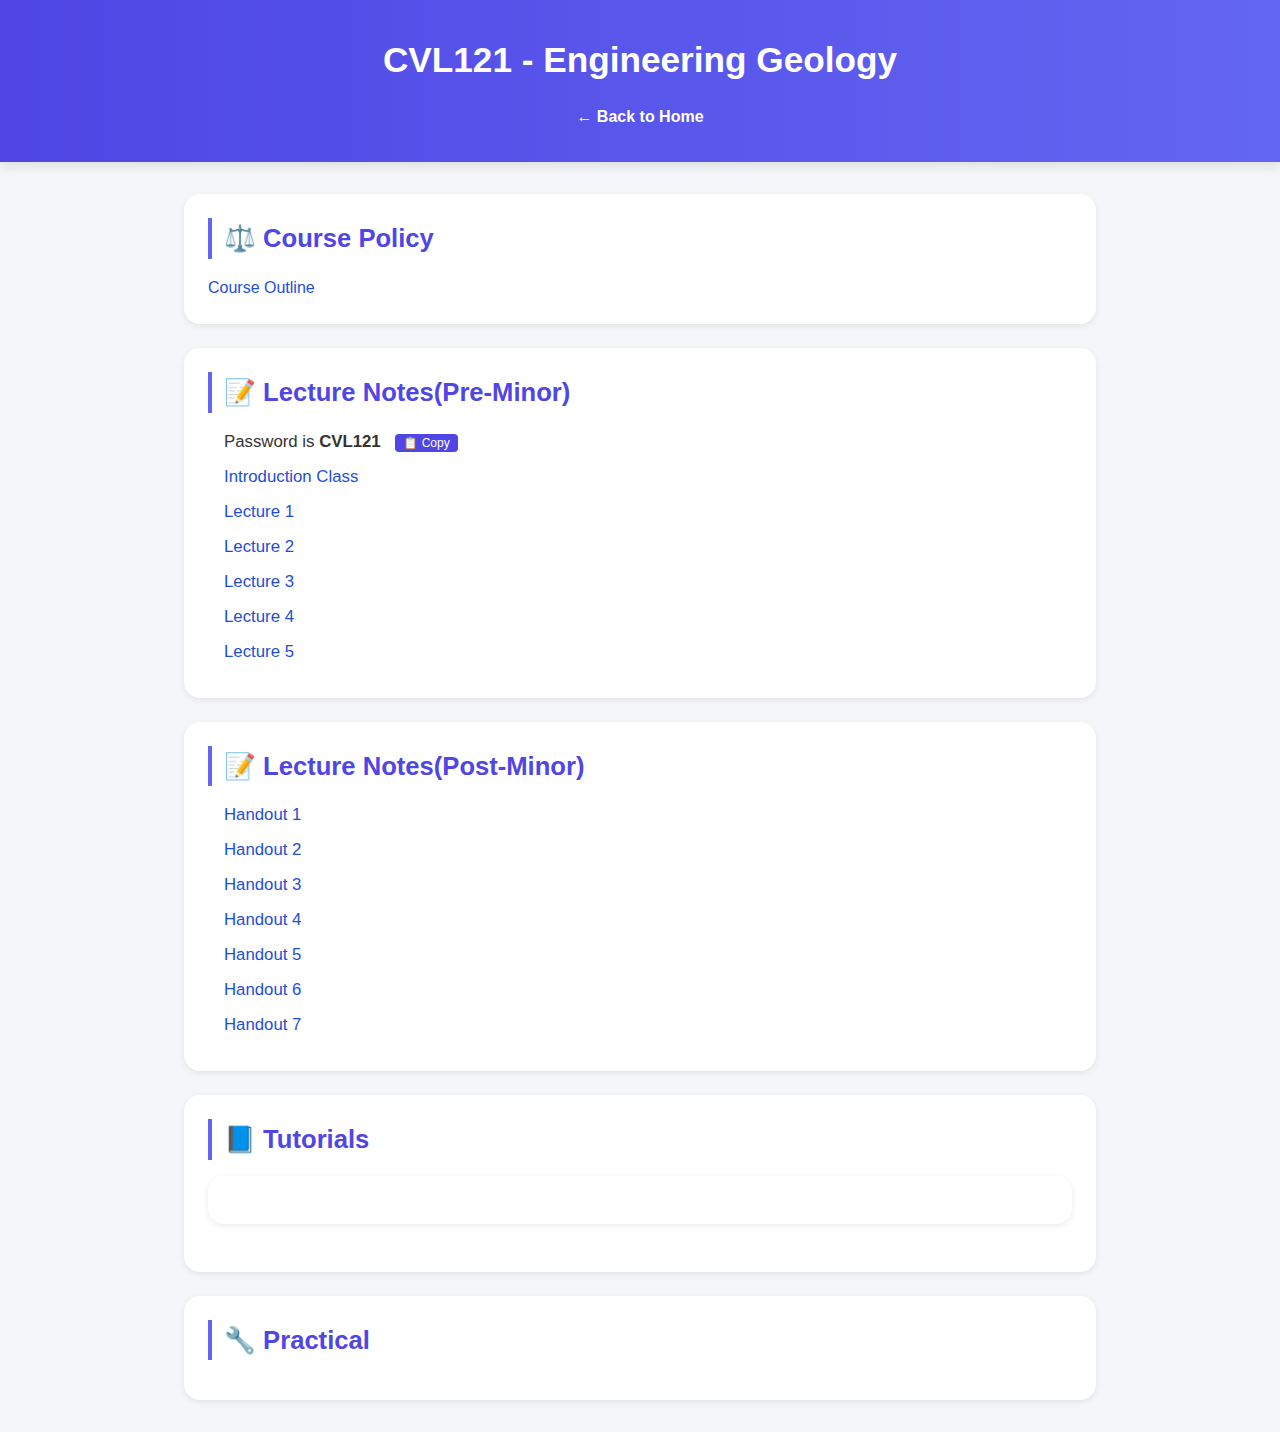
<file: CVL 121 New/index.html>
<!DOCTYPE html>
<html lang="en">
  <head>
    <meta charset="UTF-8" />
    <meta name="viewport" content="width=device-width, initial-scale=1.0" />
    <title>CVL121 Resources</title>
    <link rel="stylesheet" href="style.css" />
    <link rel="icon" type="image/png" href="../Assets/favicon.png" />
  </head>
  <body>
    <header>
      <h1>CVL121 - Engineering Geology</h1>
      <a href="../index.html" style="color: white">← Back to Home</a>
    </header>

    <main class="resource-sections">
      <section>
        <h2>⚖️ Course Policy</h2>
        <a
          href="https://pub-dc4106eb4dfb4449b868d7395287816c.r2.dev/CVL%20121%20New/Course%20Outline_CVL121.pdf"
          target="_blank"
          >Course Outline</a
        >
      </section>

      <section>
        <h2>📝 Lecture Notes(Pre-Minor)</h2>
        <ul>
          <li>
            Password is <strong>CVL121</strong>
            <button
              onclick="copyPassword(this)"
              style="
                margin-left: 10px;
                padding: 2px 8px;
                background: #4f46e5;
                color: white;
                border: none;
                border-radius: 4px;
                cursor: pointer;
                font-size: 12px;
              "
            >
              📋 Copy
            </button>
          </li>
          <li>
            <a
              href="https://pub-dc4106eb4dfb4449b868d7395287816c.r2.dev/CVL%20121%20New/Introduction%20Class.pdf"
              target="_blank"
              >Introduction Class</a
            >
          </li>
          <li>
            <a
              href="https://pub-dc4106eb4dfb4449b868d7395287816c.r2.dev/CVL%20121%20New/Lecture%20Slides/Lec01.pdf"
              target="_blank"
              >Lecture 1</a
            >
          </li>
          <li>
            <a
              href="https://pub-dc4106eb4dfb4449b868d7395287816c.r2.dev/CVL%20121%20New/Lecture%20Slides/Lec02.pdf"
              target="_blank"
              >Lecture 2</a
            >
          </li>
          <li>
            <a
              href="https://pub-dc4106eb4dfb4449b868d7395287816c.r2.dev/CVL%20121%20New/Lecture%20Slides/Lec03.pdf"
              target="_blank"
              >Lecture 3</a
            >
          </li>

          <li>
            <a
              href="https://pub-dc4106eb4dfb4449b868d7395287816c.r2.dev/CVL%20121%20New/Lecture%20Slides/Lec04.pdf"
              target="_blank"
              >Lecture 4</a
            >
          </li>
          <li>
            <a
              href="https://pub-dc4106eb4dfb4449b868d7395287816c.r2.dev/CVL%20121%20New/Lecture%20Slides/Lec05.pdf"
              target="_blank"
              >Lecture 5</a
            >
          </li>
        </ul>
      </section>
      <section>
        <h2>📝 Lecture Notes(Post-Minor)</h2>
        <ul>
            <li><a href="https://pub-dc4106eb4dfb4449b868d7395287816c.r2.dev/CVL%20121%20New/Lecture%20Slides%20Post%20Minor/Handout%201.pdf" target="_blank">Handout 1</a></li>
            <li><a href="https://pub-dc4106eb4dfb4449b868d7395287816c.r2.dev/CVL%20121%20New/Lecture%20Slides%20Post%20Minor/Handout%202.pdf" target="_blank">Handout 2</a></li>
            <li><a href="https://pub-dc4106eb4dfb4449b868d7395287816c.r2.dev/CVL%20121%20New/Lecture%20Slides%20Post%20Minor/Handout%203.pdf" target="_blank">Handout 3</a></li>
            <li><a href="https://pub-dc4106eb4dfb4449b868d7395287816c.r2.dev/CVL%20121%20New/Lecture%20Slides%20Post%20Minor/Handout%204.pdf" target="_blank">Handout 4</a></li>
            <li><a href="https://pub-dc4106eb4dfb4449b868d7395287816c.r2.dev/CVL%20121%20New/Lecture%20Slides%20Post%20Minor/Handout%205.pdf" target="_blank">Handout 5</a></li>
            <li><a href="https://pub-dc4106eb4dfb4449b868d7395287816c.r2.dev/CVL%20121%20New/Lecture%20Slides%20Post%20Minor/Handout%206.pdf" target="_blank">Handout 6</a></li>
            <li><a href="https://pub-dc4106eb4dfb4449b868d7395287816c.r2.dev/CVL%20121%20New/Lecture%20Slides%20Post%20Minor/Handout%207.pdf" target="_blank">Handout 7</a></li>
        </ul>
      </section>

      <!-- Tutorials Section -->
      <section>
        <h2>📘 Tutorials</h2>
        <section></section>
      </section>

      <!-- Practical Section -->
      <section>
        <h2>🔧 Practical</h2>
        <ul></ul>
      </section>
    </main>
  </body>
  <script>
    // Apply saved theme from localStorage
    if (localStorage.getItem("theme") === "dark") {
      document.body.classList.add("dark");
    }

    // Copy password to clipboard
    function copyPassword(button) {
      const password = "CVL121";
      const originalText = button.innerHTML;

      navigator.clipboard
        .writeText(password)
        .then(() => {
          // Show feedback
          button.innerHTML = "✅ Copied!";
          button.style.background = "#10b981";

          // Reset button after 2 seconds
          setTimeout(() => {
            button.innerHTML = originalText;
            button.style.background = "#4f46e5";
          }, 2000);
        })
        .catch(() => {
          // Fallback for older browsers
          const textArea = document.createElement("textarea");
          textArea.value = password;
          document.body.appendChild(textArea);
          textArea.select();
          document.execCommand("copy");
          document.body.removeChild(textArea);

          // Show feedback
          button.innerHTML = "✅ Copied!";
          button.style.background = "#10b981";

          setTimeout(() => {
            button.innerHTML = originalText;
            button.style.background = "#4f46e5";
          }, 2000);
        });
    }
  </script>
</html>
</file>
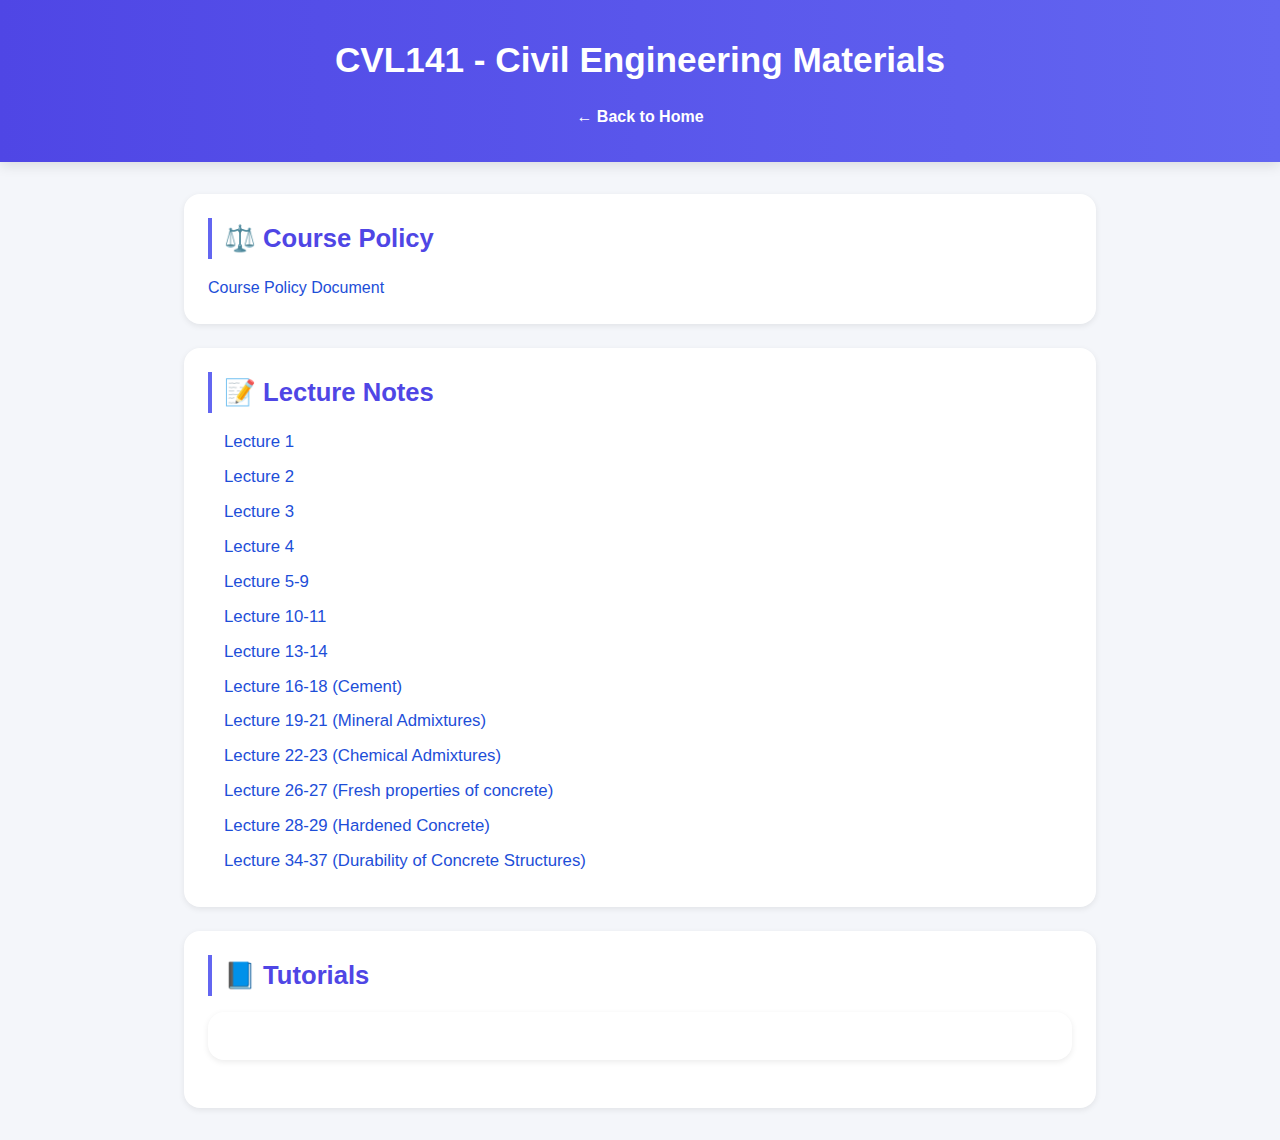
<file: CVL 141 New/index.html>
<!DOCTYPE html>
<html lang="en">
<head>
  <meta charset="UTF-8" />
  <meta name="viewport" content="width=device-width, initial-scale=1.0"/>
  <title>CVL141 Resources</title>
  <link rel="stylesheet" href="style.css" />
  <link rel="icon" type="image/png" href="../Assets/favicon.png">

</head>
<body>
  <header>
    <h1>CVL141 - Civil Engineering Materials</h1>
    <a href="../index.html" style="color:white;">← Back to Home</a>
  </header>

  <main class="resource-sections">
    <section>
      <h2>⚖️ Course Policy</h2>
      <a href="https://pub-dc4106eb4dfb4449b868d7395287816c.r2.dev/CVL%20141%20New/Course%20Policy.pdf" target="_blank">Course Policy Document</a>
    </section>



    <section>
      <h2>📝 Lecture Notes</h2>
      <ul>
        <li><a href="https://pub-dc4106eb4dfb4449b868d7395287816c.r2.dev/CVL%20141%20New/Lecture%20Slides/Lec01.pdf" target="_blank">Lecture 1</a></li>
        <li><a href="https://pub-dc4106eb4dfb4449b868d7395287816c.r2.dev/CVL%20141%20New/Lecture%20Slides/Lec02.pdf" target="_blank">Lecture 2</a></li>
        <li><a href="https://pub-dc4106eb4dfb4449b868d7395287816c.r2.dev/CVL%20141%20New/Lecture%20Slides/Lec03.pdf" target="_blank">Lecture 3</a></li>
        <li><a href="https://pub-dc4106eb4dfb4449b868d7395287816c.r2.dev/CVL%20141%20New/Lecture%20Slides/Lec04.pdf" target="_blank">Lecture 4</a></li>
        <li><a href="https://pub-dc4106eb4dfb4449b868d7395287816c.r2.dev/CVL%20141%20New/Lecture%20Slides/Lec05-09.pdf" target="_blank">Lecture 5-9</a></li>
        <li><a href="https://pub-dc4106eb4dfb4449b868d7395287816c.r2.dev/CVL%20141%20New/Lecture%20Slides/Lec10-11.pdf" target="_blank">Lecture 10-11</a></li>
        <li><a href="https://pub-dc4106eb4dfb4449b868d7395287816c.r2.dev/CVL%20141%20New/Lecture%20Slides/Lec13-14.pdf" target="_blank">Lecture 13-14</a></li>
        <li><a href="https://pub-dc4106eb4dfb4449b868d7395287816c.r2.dev/CVL%20141%20New/Lecture%20Slides/Lec16-18.pdf" target="_blank">Lecture 16-18 (Cement)</a></li>
        <li><a href="https://pub-dc4106eb4dfb4449b868d7395287816c.r2.dev/CVL%20141%20New/Lecture%20Slides/Lec19-21.pdf" target="_blank">Lecture 19-21 (Mineral Admixtures)</a></li>
        <li><a href="https://pub-dc4106eb4dfb4449b868d7395287816c.r2.dev/CVL%20141%20New/Lecture%20Slides/Lec22-23.pdf" target="_blank">Lecture 22-23 (Chemical Admixtures)</a></li>
        <li><a href="https://pub-dc4106eb4dfb4449b868d7395287816c.r2.dev/CVL%20141%20New/Lecture%20Slides/Lec26-27.pdf" target="_blank">Lecture 26-27 (Fresh properties of concrete)</a></li>
        <li><a href="https://pub-dc4106eb4dfb4449b868d7395287816c.r2.dev/CVL%20141%20New/Lecture%20Slides/Lec28-29.pdf" target="_blank">Lecture 28-29 (Hardened Concrete)</a></li>
        <li><a href="https://pub-dc4106eb4dfb4449b868d7395287816c.r2.dev/CVL%20141%20New/Lecture%20Slides/Lec34-37.pdf" target="_blank">Lecture 34-37 (Durability of Concrete Structures)</a></li>
      </ul>
    </section>

    <!-- Tutorials Section -->
    <section>
      <h2>📘 Tutorials</h2>
      <section>
        
      </section>
    </section>

  </main>
</body>
<script>
  // Apply saved theme from localStorage
  if (localStorage.getItem("theme") === "dark") {
    document.body.classList.add("dark");
  }
</script>

</html>
</file>
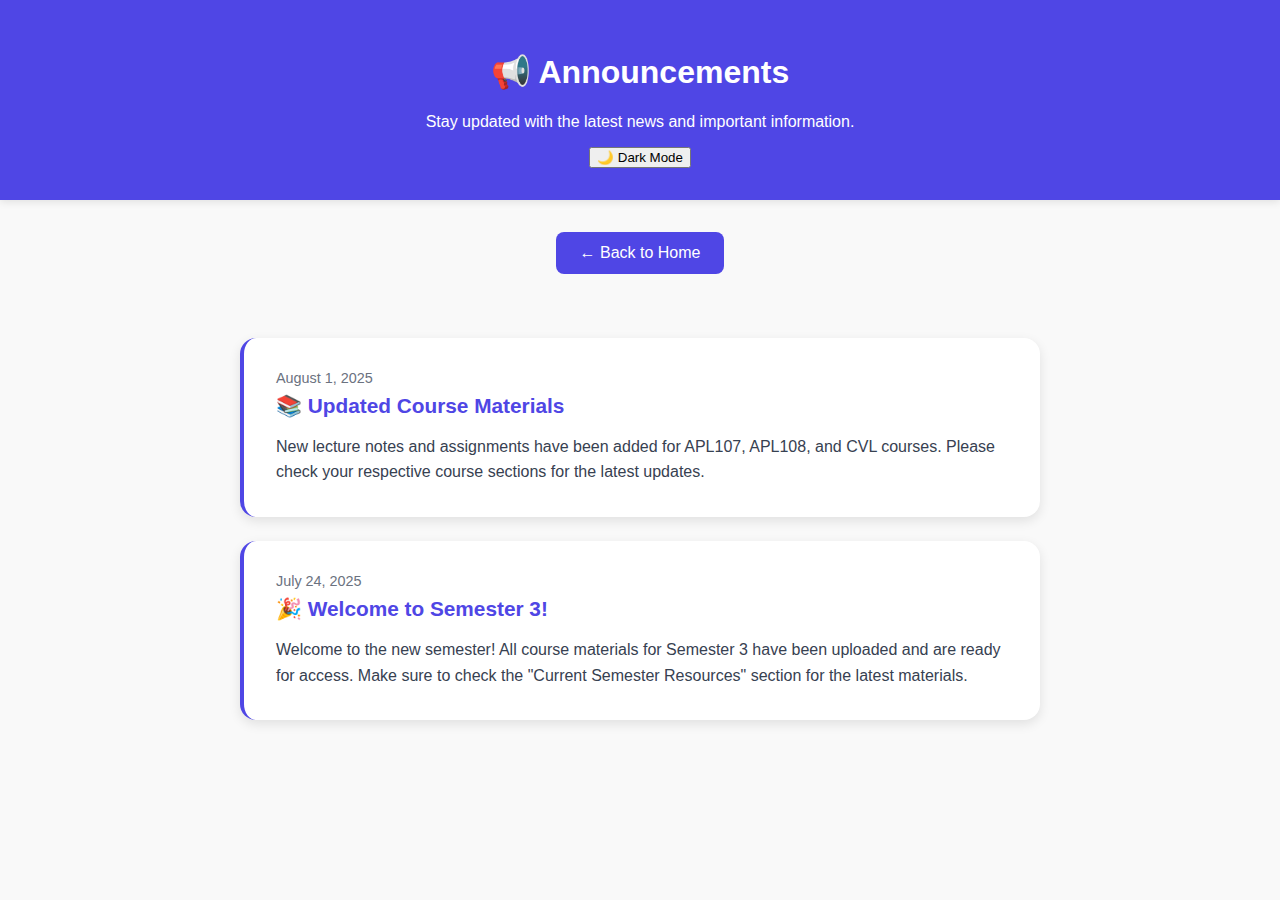
<file: announcements.html>
<!DOCTYPE html>
<html lang="en">
  <head>
    <meta charset="UTF-8" />
    <meta name="viewport" content="width=device-width, initial-scale=1.0" />
    <title>Announcements - Academic Resources</title>
    <link rel="stylesheet" href="style.css" />
    <link rel="icon" type="image/png" href="./Assets/favicon.png" />
    <style>
      .announcements-container {
        max-width: 800px;
        margin: 2rem auto;
        padding: 0 2rem;
      }

      .announcement-card {
        background: white;
        border-radius: 1rem;
        padding: 2rem;
        margin: 1.5rem 0;
        box-shadow: 0 4px 12px rgba(0, 0, 0, 0.1);
        border-left: 4px solid #4f46e5;
        text-align: left;
      }

      .announcement-date {
        color: #6b7280;
        font-size: 0.9rem;
        margin-bottom: 0.5rem;
      }

      .announcement-title {
        color: #4f46e5;
        font-size: 1.3rem;
        font-weight: bold;
        margin-bottom: 1rem;
      }

      .announcement-content {
        line-height: 1.6;
        color: #374151;
      }

      .back-button {
        display: inline-block;
        margin: 2rem;
        padding: 0.75rem 1.5rem;
        background: #4f46e5;
        color: white;
        text-decoration: none;
        border-radius: 0.5rem;
        transition: all 0.3s ease;
      }

      .back-button:hover {
        background: #3730a3;
        transform: translateY(-2px);
      }

      /* Dark mode styles for announcements */
      body.dark .announcement-card {
        background: #1e1e1e;
        border-left-color: #c7d2fe;
        box-shadow: 0 4px 12px rgba(255, 255, 255, 0.05);
      }

      body.dark .announcement-date {
        color: #9ca3af;
      }

      body.dark .announcement-title {
        color: #c7d2fe;
      }

      body.dark .announcement-content {
        color: #d1d5db;
      }

      body.dark .back-button {
        background: #2c2c2c;
        color: #c7d2fe;
      }

      body.dark .back-button:hover {
        background: #374151;
      }
    </style>
  </head>
  <body>
    <header>
      <h1>📢 Announcements</h1>
      <p>Stay updated with the latest news and important information.</p>
      <button id="toggle-theme">🌙 Dark Mode</button>
    </header>

    <a href="index.html" class="back-button">← Back to Home</a>

    <div class="announcements-container">


        <div class="announcement-card">
        <div class="announcement-date">August 1, 2025</div>
        <div class="announcement-title">📚 Updated Course Materials</div>
        <div class="announcement-content">
        New lecture notes and assignments have been added for APL107, APL108,
        and CVL courses. Please check your respective course sections for the
        latest updates.
        </div>
        </div>

        <div class="announcement-card">
        <div class="announcement-date">July 24, 2025</div>
        <div class="announcement-title">🎉 Welcome to Semester 3!</div>
        <div class="announcement-content">
        Welcome to the new semester! All course materials for Semester 3 have
        been uploaded and are ready for access. Make sure to check the
        "Current Semester Resources" section for the latest materials.
        </div>
        </div>
    </div>
    <script>
      const toggleBtn = document.getElementById("toggle-theme");
      const body = document.body;

      // Load saved preference
      if (localStorage.getItem("theme") === "dark") {
        body.classList.add("dark");
        toggleBtn.textContent = "☀️ Light Mode";
      }

      toggleBtn.addEventListener("click", () => {
        body.classList.toggle("dark");
        if (body.classList.contains("dark")) {
          localStorage.setItem("theme", "dark");
          toggleBtn.textContent = "☀️ Light Mode";
        } else {
          localStorage.setItem("theme", "light");
          toggleBtn.textContent = "🌙 Dark Mode";
        }
      });
    </script>
  </body>
</html>
</file>
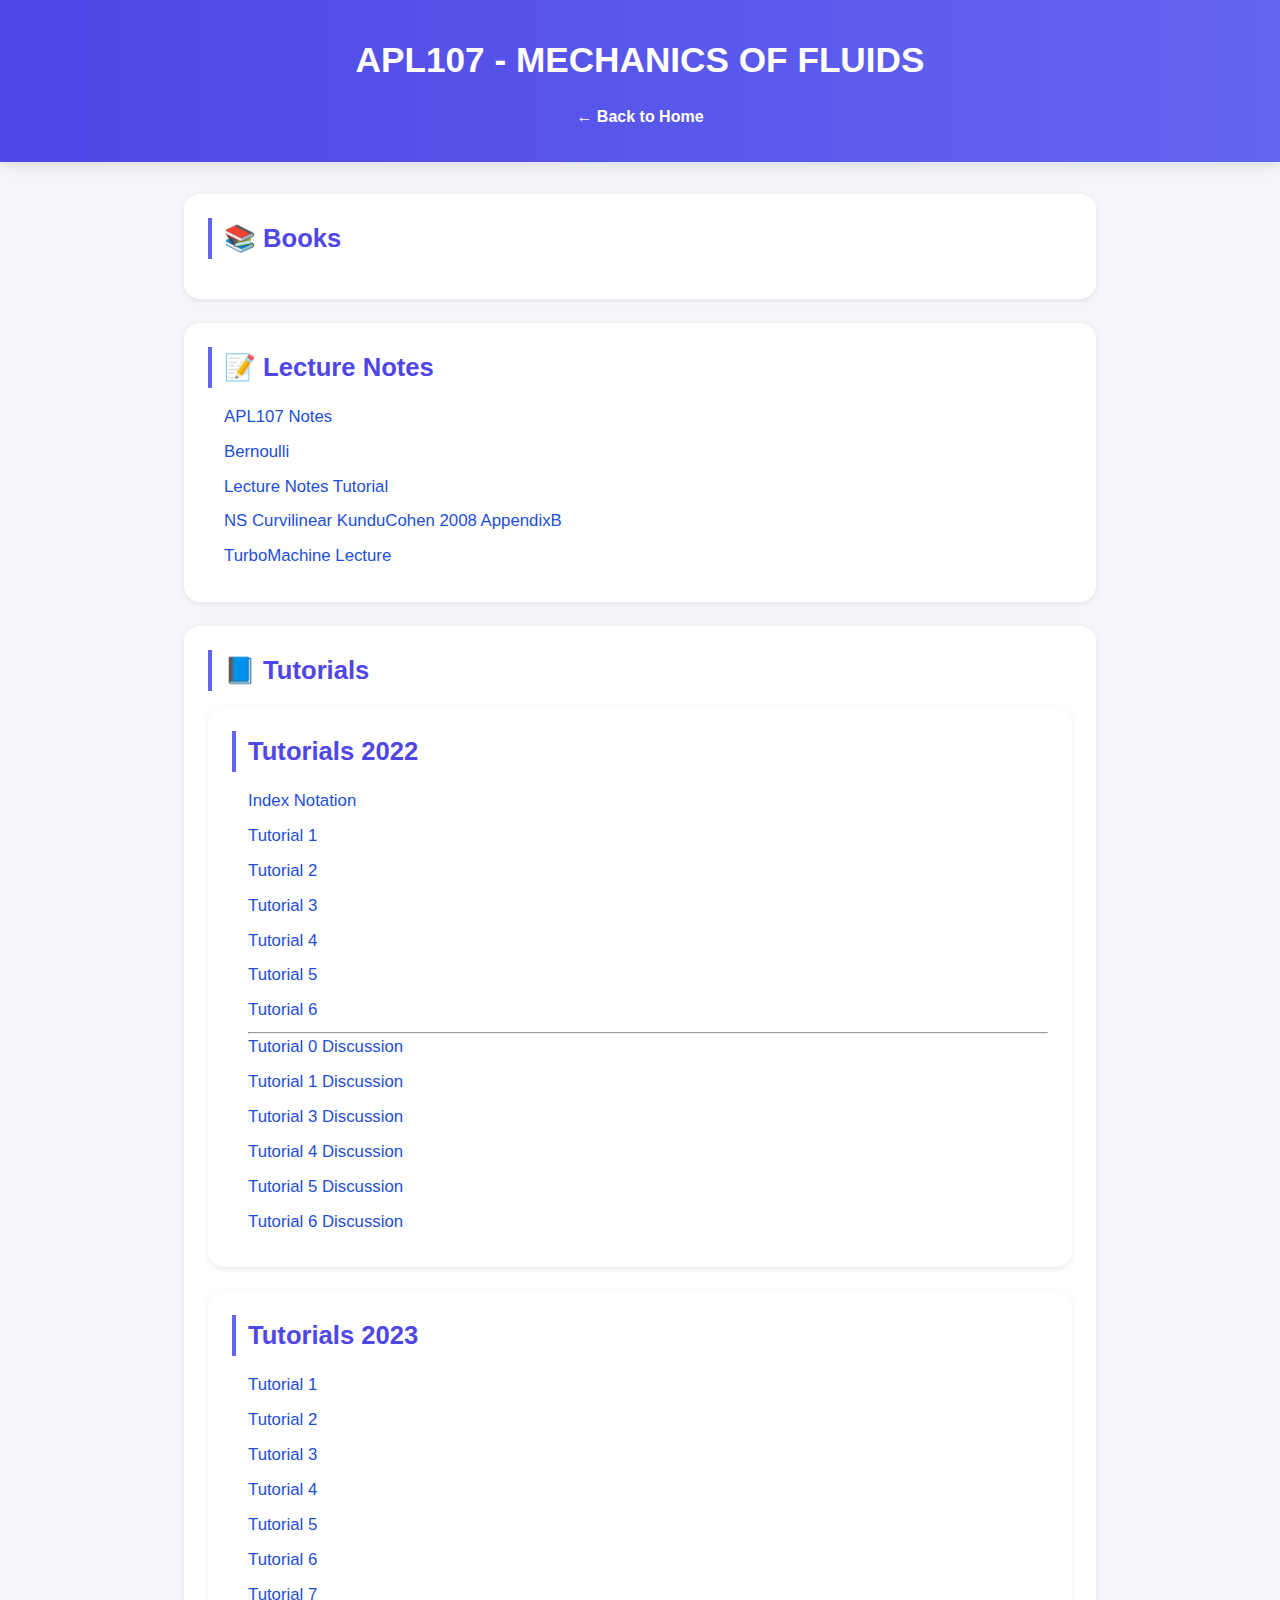
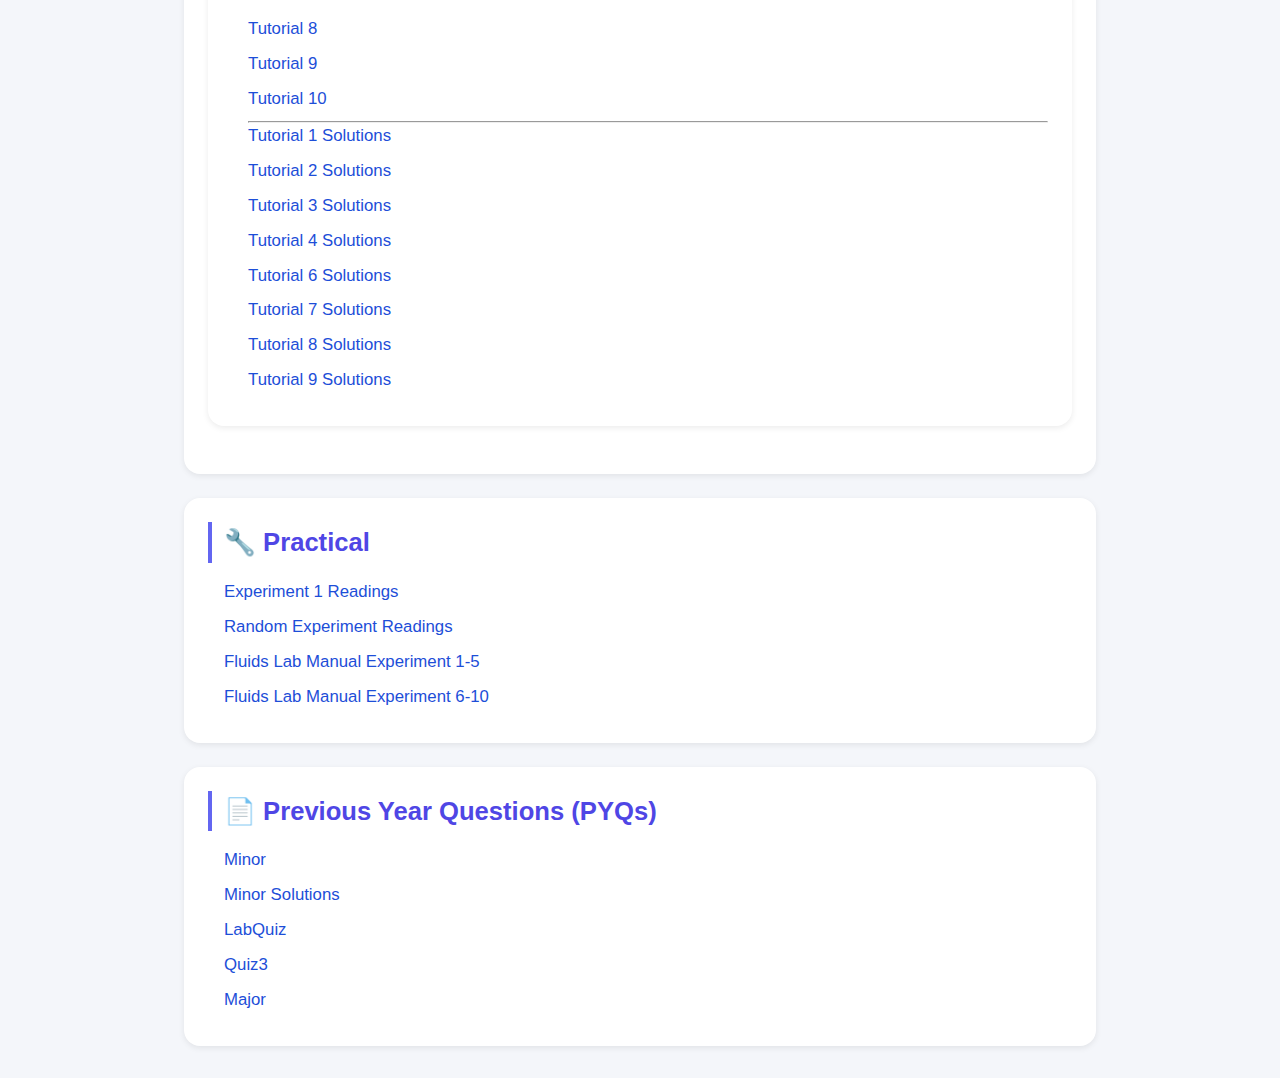
<file: APL107/apl107.html>
<!DOCTYPE html>
<html lang="en">
<head>
  <meta charset="UTF-8" />
  <title>APL107 Resources</title>
  <link rel="stylesheet" href="style.css" />
  <link rel="icon" type="image/png" href="../Assets/favicon-16x16.png">

</head>
<body>
  <header>
    <h1>APL107 - MECHANICS OF FLUIDS</h1>
    <a href="../index.html" style="color:white;">← Back to Home</a>
  </header>

  <main class="resource-sections">

    <!-- Books Section -->
    <section>
      <h2>📚 Books</h2>
      <ul>
        <!-- <li><a href="/assets/apl107/book1.pdf" target="_blank">Engineering Mechanics by Hibbeler</a></li>
        <li><a href="/assets/apl107/book2.pdf" target="_blank">Theory of Machines Notes</a></li> -->
      </ul>
    </section>

    <!-- Notes Section -->
    <section>
      <h2>📝 Lecture Notes</h2>
      <ul>
        <li><a href="https://pub-dc4106eb4dfb4449b868d7395287816c.r2.dev/APL107/Notes/APL107%20notes.pdf" target="_blank">APL107 Notes</a></li>
        <li><a href="https://pub-dc4106eb4dfb4449b868d7395287816c.r2.dev/APL107/Notes/Bernoulli.pdf" target="_blank">Bernoulli</a></li>
        <li><a href="https://pub-dc4106eb4dfb4449b868d7395287816c.r2.dev/APL107/Notes/lect%20notes%20index%20notation%20(1).pdf" target="_blank">Lecture Notes Tutorial</a></li>
        <li><a href="https://pub-dc4106eb4dfb4449b868d7395287816c.r2.dev/APL107/Notes/NS_Curvilinear_KunduCohen_2008_AppendixB.pdf" target="_blank">NS Curvilinear KunduCohen 2008 AppendixB</a></li>
        <li><a href="https://pub-dc4106eb4dfb4449b868d7395287816c.r2.dev/APL107/Notes/Turbomachine_lecture_APL107_RNG.pdf" target="_blank">TurboMachine Lecture</a></li>
      </ul>
    </section>

    <!-- Tutorials Section -->
    <section>
      <h2>📘 Tutorials</h2>
      <section>
        <h2>Tutorials 2022</h2>
        <ul>
          <li><a href="https://pub-dc4106eb4dfb4449b868d7395287816c.r2.dev/APL107/Assignments%20and%20Tutorials/Assignment_0_Index%20notation.pdf" target="_blank">Index Notation</a></li>
          <li><a href="https://pub-dc4106eb4dfb4449b868d7395287816c.r2.dev/APL107/Assignments%20and%20Tutorials/MicrosoftTeams-image%20(2).png" target="_blank">Tutorial 1</a></li>
          <li><a href="https://pub-dc4106eb4dfb4449b868d7395287816c.r2.dev/APL107/Assignments%20and%20Tutorials/Tutorial%202.pdf" target="_blank">Tutorial 2</a></li>
          <li><a href="https://pub-dc4106eb4dfb4449b868d7395287816c.r2.dev/APL107/Assignments%20and%20Tutorials/Tutorial%203.pdf" target="_blank">Tutorial 3</a></li>
          <li><a href="https://pub-dc4106eb4dfb4449b868d7395287816c.r2.dev/APL107/Assignments%20and%20Tutorials/Tutorial%204.pdf" target="_blank">Tutorial 4</a></li>
          <li><a href="https://pub-dc4106eb4dfb4449b868d7395287816c.r2.dev/APL107/Assignments%20and%20Tutorials/Tutorial%205.pdf" target="_blank">Tutorial 5</a></li>
          <li><a href="https://pub-dc4106eb4dfb4449b868d7395287816c.r2.dev/APL107/Assignments%20and%20Tutorials/Tutorial%206.pdf" target="_blank">Tutorial 6</a></li>
          <hr></hr>
          <li><a href="https://pub-dc4106eb4dfb4449b868d7395287816c.r2.dev/APL107/Assignments%20and%20Tutorials/Tutorial0_discussions.pdf" target="_blank">Tutorial 0 Discussion</a></li>
          <li><a href="https://pub-dc4106eb4dfb4449b868d7395287816c.r2.dev/APL107/Assignments%20and%20Tutorials/Tutorial1_discussions.pdf" target="_blank">Tutorial 1 Discussion</a></li>
          <li><a href="https://pub-dc4106eb4dfb4449b868d7395287816c.r2.dev/APL107/Assignments%20and%20Tutorials/Tutorial3_discussions.pdf" target="_blank">Tutorial 3 Discussion</a></li>
          <li><a href="https://pub-dc4106eb4dfb4449b868d7395287816c.r2.dev/APL107/Assignments%20and%20Tutorials/Tutorial4_discussions.pdf" target="_blank">Tutorial 4 Discussion</a></li>
          <li><a href="https://pub-dc4106eb4dfb4449b868d7395287816c.r2.dev/APL107/Assignments%20and%20Tutorials/Tutorial5_discussions.pdf" target="_blank">Tutorial 5 Discussion</a></li>
          <li><a href="https://pub-dc4106eb4dfb4449b868d7395287816c.r2.dev/APL107/Assignments%20and%20Tutorials/Tutorial6_discussions.pdf" target="_blank">Tutorial 6 Discussion</a></li>
        </ul>
      </section>
      <section>
        <h2>Tutorials 2023</h2>
        <ul>
          <li><a href="https://pub-dc4106eb4dfb4449b868d7395287816c.r2.dev/APL107/Tutorial%202023/APL107_Tutorial1.pdf" target="_blank">Tutorial 1</a></li>
          <li><a href="https://pub-dc4106eb4dfb4449b868d7395287816c.r2.dev/APL107/Tutorial%202023/APL107_Tutorial2%20(1).pdf" target="_blank">Tutorial 2</a></li>
          <li><a href="https://pub-dc4106eb4dfb4449b868d7395287816c.r2.dev/APL107/Tutorial%202023/APL107_Tutorial3.pdf" target="_blank">Tutorial 3</a></li>
          <li><a href="https://pub-dc4106eb4dfb4449b868d7395287816c.r2.dev/APL107/Tutorial%202023/APL107_Tutorial4.pdf" target="_blank">Tutorial 4</a></li>
          <li><a href="https://pub-dc4106eb4dfb4449b868d7395287816c.r2.dev/APL107/Tutorial%202023/APL107_Tutorial5.pdf" target="_blank">Tutorial 5</a></li>
          <li><a href="https://pub-dc4106eb4dfb4449b868d7395287816c.r2.dev/APL107/Tutorial%202023/APL107_Tutorial6%20(1).pdf" target="_blank">Tutorial 6</a></li>
          <li><a href="https://pub-dc4106eb4dfb4449b868d7395287816c.r2.dev/APL107/Tutorial%202023/APL107_Tutorial7%20(1).pdf" target="_blank">Tutorial 7</a></li>
          <li><a href="https://pub-dc4106eb4dfb4449b868d7395287816c.r2.dev/APL107/Tutorial%202023/APL107_Tutorial8%20(1).pdf" target="_blank">Tutorial 8</a></li>
          <li><a href="https://pub-dc4106eb4dfb4449b868d7395287816c.r2.dev/APL107/Tutorial%202023/APL107_Tutorial9%20(2).pdf" target="_blank">Tutorial 9</a></li>
          <li><a href="https://pub-dc4106eb4dfb4449b868d7395287816c.r2.dev/APL107/Tutorial%202023/APL107_Tutorial10%20(1).pdf" target="_blank">Tutorial 10</a></li>
          <hr></hr>
          <li><a href="https://pub-dc4106eb4dfb4449b868d7395287816c.r2.dev/APL107/Tutorial%202023/Tutorial1%20Solution.pdf" target="_blank">Tutorial 1 Solutions</a></li>
          <li><a href="https://pub-dc4106eb4dfb4449b868d7395287816c.r2.dev/APL107/Tutorial%202023/Tutorial2%20Solutions.pdf" target="_blank">Tutorial 2 Solutions</a></li>
          <li><a href="https://pub-dc4106eb4dfb4449b868d7395287816c.r2.dev/APL107/Tutorial%202023/Tutorial3%20Solutions.pdf" target="_blank">Tutorial 3 Solutions</a></li>
          <li><a href="https://pub-dc4106eb4dfb4449b868d7395287816c.r2.dev/APL107/Tutorial%202023/Tutorial4%20Solutions.pdf" target="_blank">Tutorial 4 Solutions</a></li>
          <li><a href="https://pub-dc4106eb4dfb4449b868d7395287816c.r2.dev/APL107/Tutorial%202023/Tutorial6%20Solutions%20%20(1).pdf" target="_blank">Tutorial 6 Solutions</a></li>
          <li><a href="https://pub-dc4106eb4dfb4449b868d7395287816c.r2.dev/APL107/Tutorial%202023/Tutorial7%20Solutions%20%20(1).pdf" target="_blank">Tutorial 7 Solutions</a></li>
          <li><a href="https://pub-dc4106eb4dfb4449b868d7395287816c.r2.dev/APL107/Tutorial%202023/Tutorial8%20Solutions%20%20(1).pdf" target="_blank">Tutorial 8 Solutions</a></li>
          <li><a href="https://pub-dc4106eb4dfb4449b868d7395287816c.r2.dev/APL107/Tutorial%202023/Tutorial9%20Solutions%20%20(2).pdf" target="_blank">Tutorial 9 Solutions</a></li>
        </ul>
      </section>
    </section>

    <!-- Practical Section -->
    <section>
      <h2>🔧 Practical</h2>
      <ul>
        <li><a href="https://pub-dc4106eb4dfb4449b868d7395287816c.r2.dev/APL107/Practical/EXP1%20readings.jpeg" target="_blank">Experiment 1 Readings</a></li>
        <li><a href="https://pub-dc4106eb4dfb4449b868d7395287816c.r2.dev/APL107/Practical/WhatsApp%20Image%202022-10-12%20at%2012.32.29.jpeg" target="_blank">Random Experiment Readings</a></li>
        <li><a href="https://pub-dc4106eb4dfb4449b868d7395287816c.r2.dev/APL107/Practical/Fluids_Lab_Manual_APL107_Part1.pdf" target="_blank">Fluids Lab Manual Experiment 1-5</a></li>
        <li><a href="https://pub-dc4106eb4dfb4449b868d7395287816c.r2.dev/APL107/Practical/Fluids_Lab_Manual_Exp6-10.pdf" target="_blank">Fluids Lab Manual Experiment 6-10</a></li>
      </ul>
    </section>

    <!-- PYQs Section -->
    <section>
      <h2>📄 Previous Year Questions (PYQs)</h2>
      <ul>
        <li><a href="https://pub-dc4106eb4dfb4449b868d7395287816c.r2.dev/APL107/PYQs/apl107_minor.pdf" target="_blank">Minor</a></li>
        <li><a href="https://pub-dc4106eb4dfb4449b868d7395287816c.r2.dev/APL107/PYQs/Mid-term%20solutions.pdf" target="_blank">Minor Solutions</a></li>
        <li><a href="https://pub-dc4106eb4dfb4449b868d7395287816c.r2.dev/APL107/PYQs/labquiz.pdf" target="_blank">LabQuiz</a></li>
        <li><a href="https://pub-dc4106eb4dfb4449b868d7395287816c.r2.dev/APL107/PYQs/quiz3.pdf" target="_blank">Quiz3</a></li>
        <li><a href="https://pub-dc4106eb4dfb4449b868d7395287816c.r2.dev/APL107/PYQs/major.pdf" target="_blank">Major</a></li>
      </ul>
    </section>

    

  </main>
</body>
<script>
  // Apply saved theme from localStorage
  if (localStorage.getItem("theme") === "dark") {
    document.body.classList.add("dark");
  }
</script>

</html>
</file>
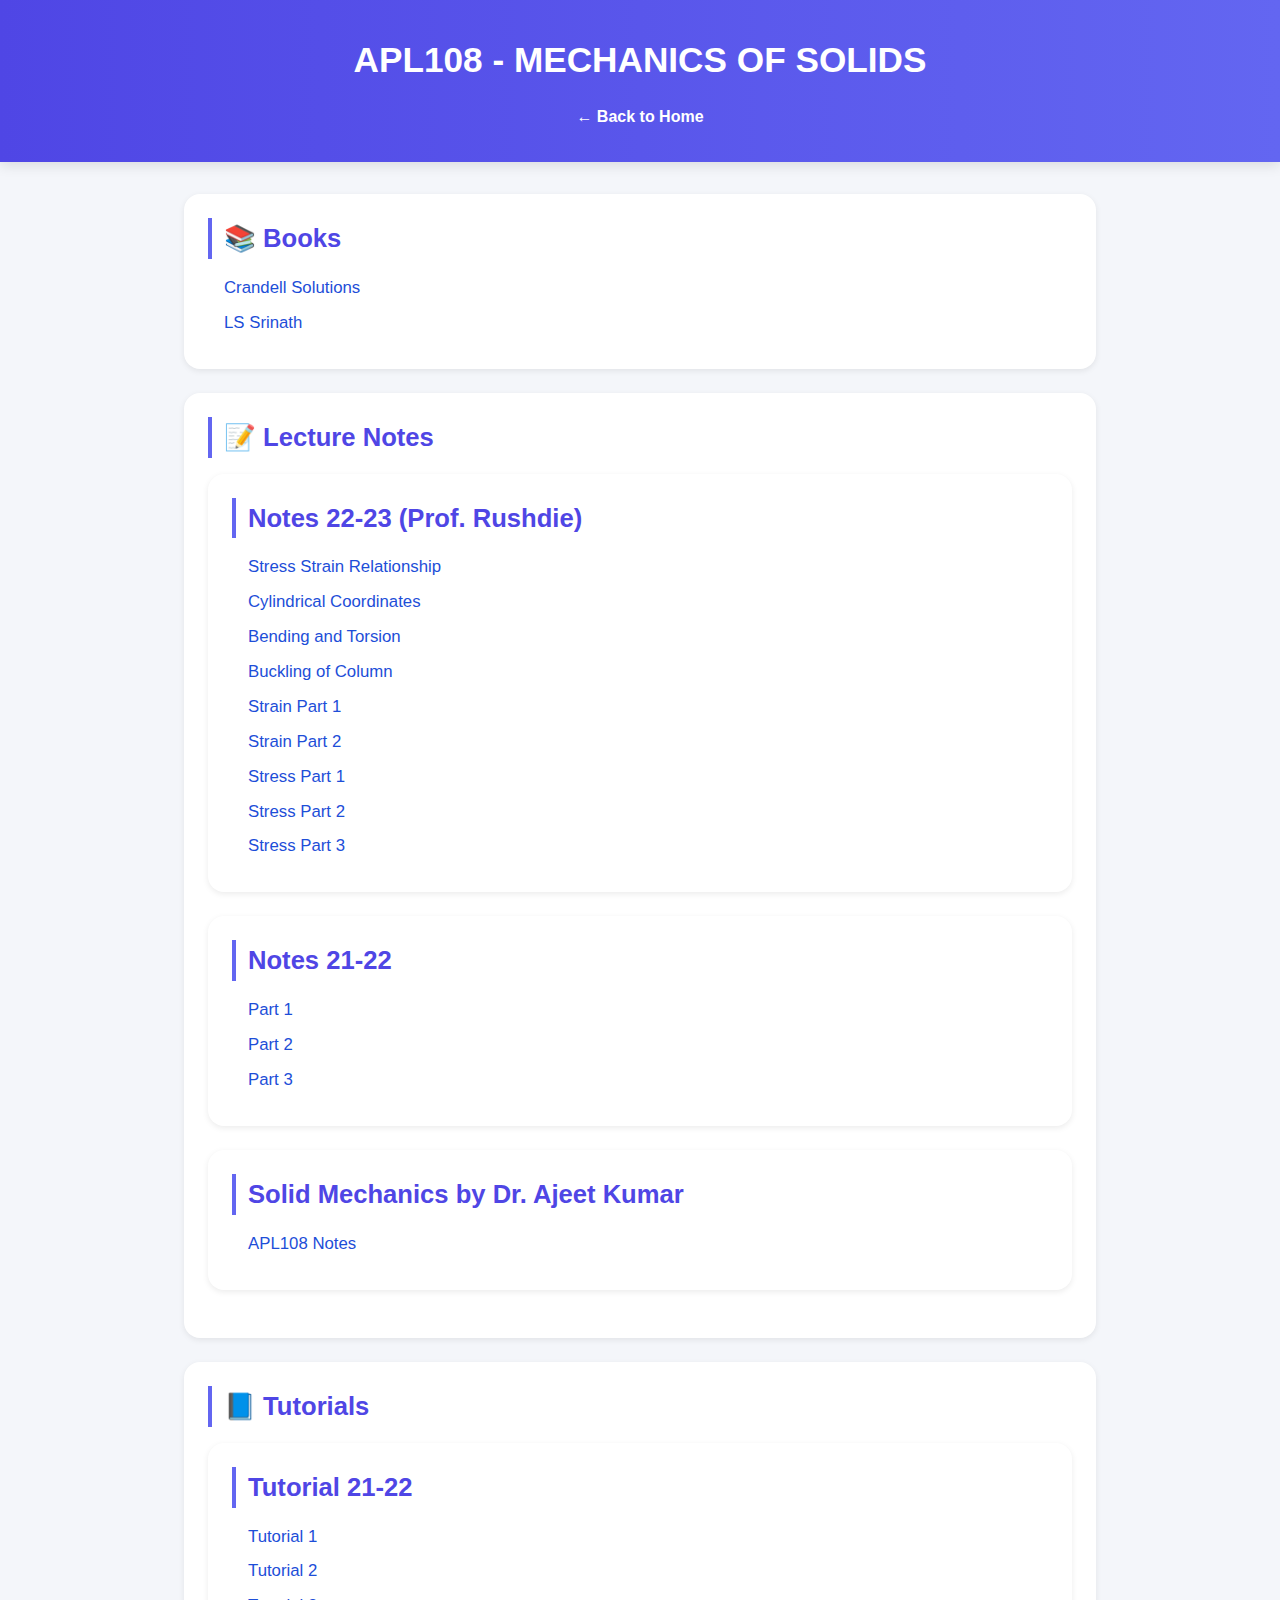
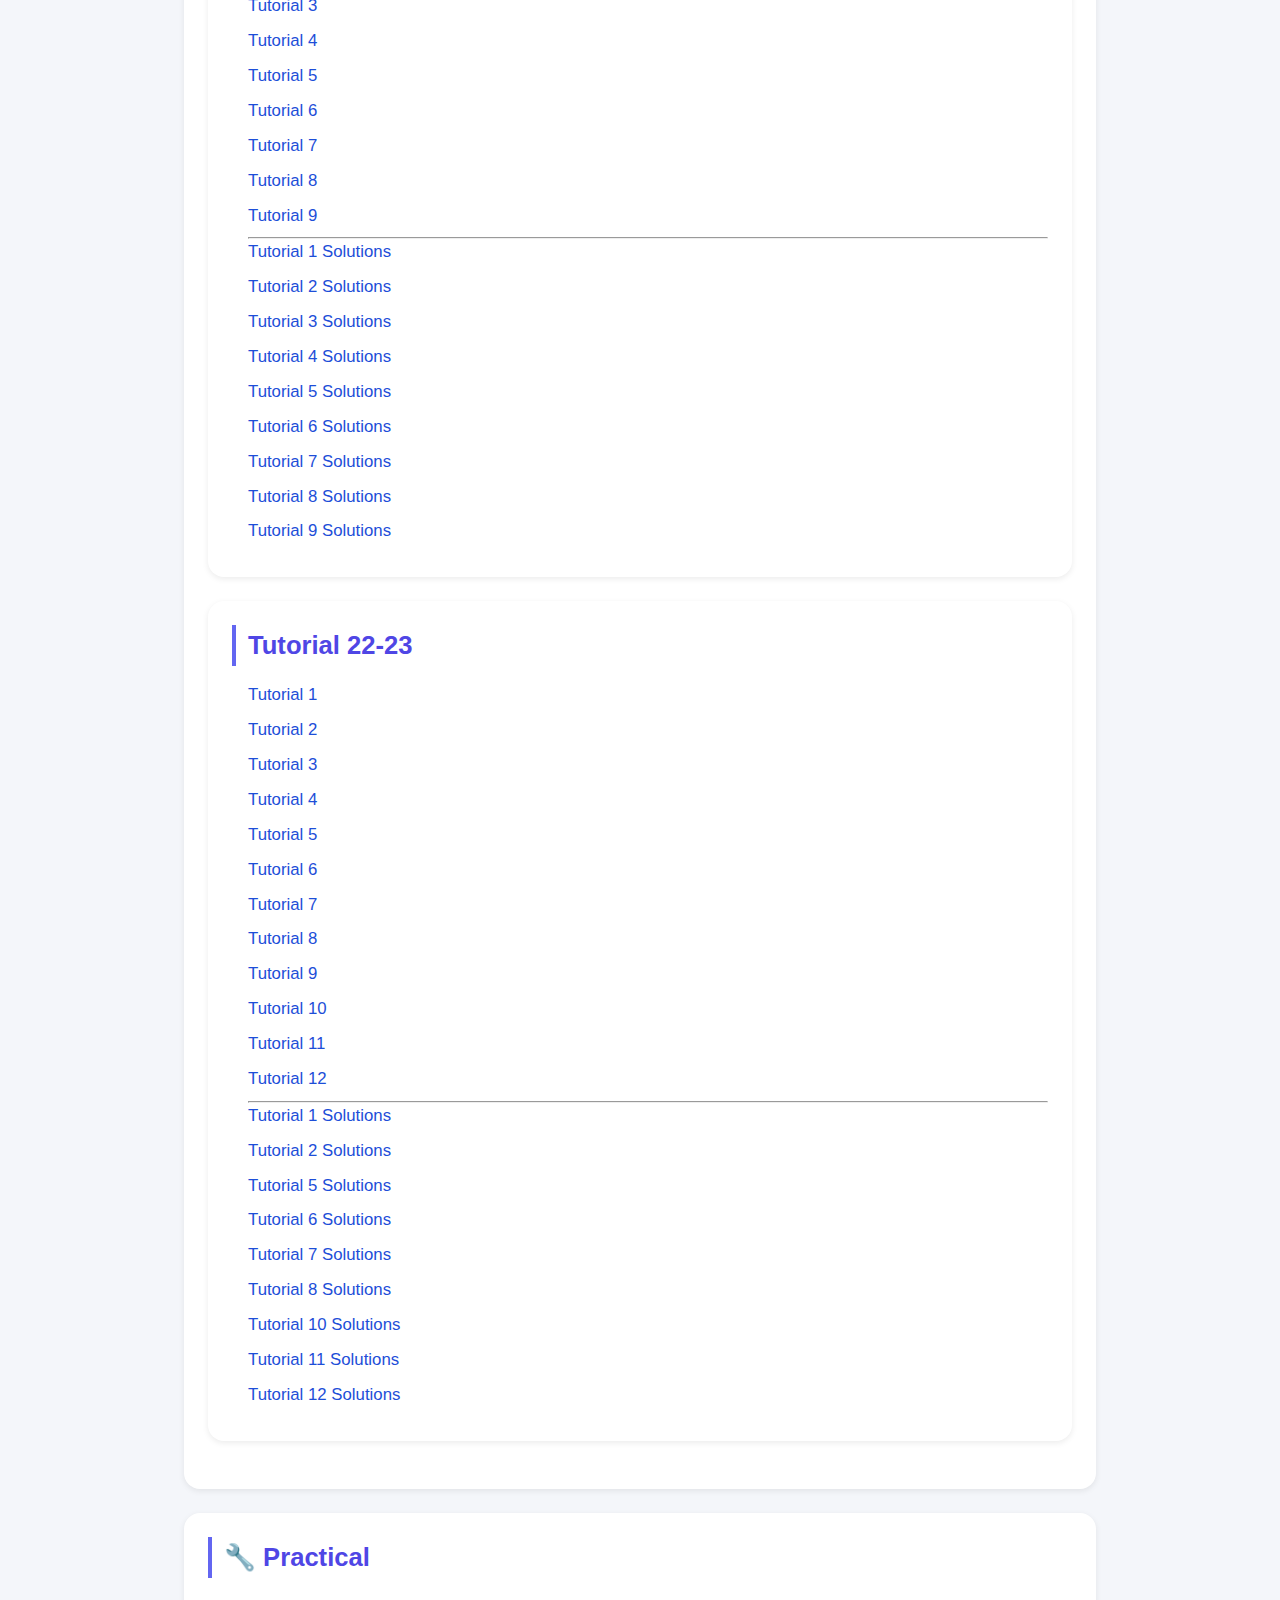
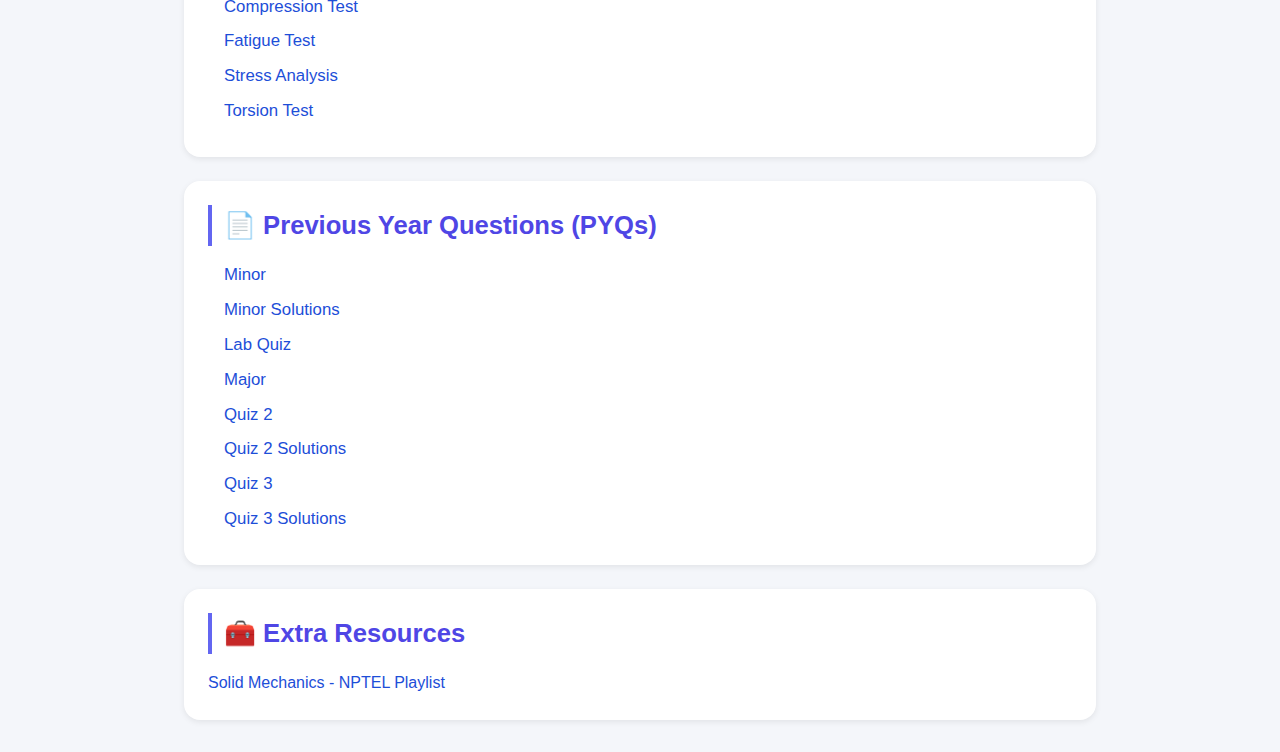
<file: APL108/apl108.html>
<!DOCTYPE html>
<html lang="en">
<head>
  <meta charset="UTF-8" />
  <title>APL108 Resources</title>
  <link rel="stylesheet" href="style.css" />
  <link rel="icon" type="image/png" href="../Assets/favicon.png">

</head>
<body>
  <header>
    <h1>APL108 - MECHANICS OF SOLIDS</h1>
    <a href="../index.html" style="color:white;">← Back to Home</a>
  </header>

  <main class="resource-sections">

    <!-- Books Section -->
    <section>
      <h2>📚 Books</h2>
      <ul>
        <li><a href="https://pub-dc4106eb4dfb4449b868d7395287816c.r2.dev/Books/crandell%20solution.pdf" target="_blank">Crandell Solutions</a></li>
        <li><a href="https://pub-dc4106eb4dfb4449b868d7395287816c.r2.dev/Books/ls%20srinath.pdf" target="_blank">LS Srinath</a></li>
      </ul>
    </section>

    <!-- Notes Section -->
    <section>
      <h2>📝 Lecture Notes</h2>
      <section>
        <h2>Notes 22-23 (Prof. Rushdie)</h2>
        <ul>
            <li><a href="https://pub-dc4106eb4dfb4449b868d7395287816c.r2.dev/Notes/2022-23%20Prof%20Rushdie/3_stress_strain_relationship%20(1).pdf" target="_blank">Stress Strain Relationship </a></li>
            <li><a href="https://pub-dc4106eb4dfb4449b868d7395287816c.r2.dev/Notes/2022-23%20Prof%20Rushdie/4_cylindrical_coordinates.pdf" target="_blank">Cylindrical Coordinates</a></li>
            <li><a href="https://pub-dc4106eb4dfb4449b868d7395287816c.r2.dev/Notes/2022-23%20Prof%20Rushdie/6_bending_and_torsion_part_3.pdf" target="_blank">Bending and Torsion</a></li>
            <li><a href="https://pub-dc4106eb4dfb4449b868d7395287816c.r2.dev/Notes/2022-23%20Prof%20Rushdie/8_buckling_of_column.pdf" target="_blank">Buckling of Column</a></li>
            <li><a href="https://pub-dc4106eb4dfb4449b868d7395287816c.r2.dev/Notes/2022-23%20Prof%20Rushdie/strain_part_1.pdf" target="_blank">Strain Part 1</a></li>
            <li><a href="https://pub-dc4106eb4dfb4449b868d7395287816c.r2.dev/Notes/2022-23%20Prof%20Rushdie/strain_part_2.pdf" target="_blank">Strain Part 2</a></li>
            <li><a href="https://pub-dc4106eb4dfb4449b868d7395287816c.r2.dev/Notes/2022-23%20Prof%20Rushdie/stress_part_1.pdf" target="_blank">Stress Part 1</a></li>
            <li><a href="https://pub-dc4106eb4dfb4449b868d7395287816c.r2.dev/Notes/2022-23%20Prof%20Rushdie/stress_part_2.pdf" target="_blank">Stress Part 2</a></li>
            <li><a href="https://pub-dc4106eb4dfb4449b868d7395287816c.r2.dev/Notes/2022-23%20Prof%20Rushdie/stress_part_3.pdf" target="_blank">Stress Part 3</a></li>
        </ul>
      </section>

      <section>
        <h2>Notes 21-22</h2>
        <ul>
            <li><a href="https://pub-dc4106eb4dfb4449b868d7395287816c.r2.dev/Notes/Notes%202021-22/APL108-page1-47.pdf" target="_blank">Part 1</a></li>
            <li><a href="https://pub-dc4106eb4dfb4449b868d7395287816c.r2.dev/Notes/Notes%202021-22/APL108-page75-110.pdf" target="_blank">Part 2</a></li>
            <li><a href="https://pub-dc4106eb4dfb4449b868d7395287816c.r2.dev/Notes/Notes%202021-22/APL108-page111-147.pdf" target="_blank">Part 3 </a></li>

        </ul>
      </section>

        <section>
            <h2>Solid Mechanics by Dr. Ajeet Kumar</h2>
            <ul>
                <li><a href="https://pub-dc4106eb4dfb4449b868d7395287816c.r2.dev/Notes/APL108%20NOTES.pdf" target="_blank">APL108 Notes</a></li>
            </ul>
        </section>
    </section>


    <!-- Tutorials Section -->
    <section>
      <h2>📘 Tutorials</h2>
      <section>
        <h2>Tutorial 21-22</h2>
        <ul>
            <li><a href="https://pub-dc4106eb4dfb4449b868d7395287816c.r2.dev/Tutorial%202021-22/Tut1_APL108.pdf" target="_blank">Tutorial 1</a></li>
            <li><a href="https://pub-dc4106eb4dfb4449b868d7395287816c.r2.dev/Tutorial%202021-22/Tut2_APL108.pdf" target="_blank">Tutorial 2</a></li>
            <li><a href="https://pub-dc4106eb4dfb4449b868d7395287816c.r2.dev/Tutorial%202021-22/Tut3_APL108.pdf" target="_blank">Tutorial 3</a></li>
            <li><a href="https://pub-dc4106eb4dfb4449b868d7395287816c.r2.dev/Tutorial%202021-22/Tutorial_4.pdf" target="_blank">Tutorial 4</a></li>
            <li><a href="https://pub-dc4106eb4dfb4449b868d7395287816c.r2.dev/Tutorial%202021-22/Tutorial_5.pdf" target="_blank">Tutorial 5</a></li>
            <li><a href="https://pub-dc4106eb4dfb4449b868d7395287816c.r2.dev/Tutorial%202021-22/Tutorial_6.pdf" target="_blank">Tutorial 6</a></li>
            <li><a href="https://pub-dc4106eb4dfb4449b868d7395287816c.r2.dev/Tutorial%202021-22/Tutorial_7.pdf" target="_blank">Tutorial 7</a></li>
            <li><a href="https://pub-dc4106eb4dfb4449b868d7395287816c.r2.dev/Tutorial%202021-22/Tutorial_8.pdf" target="_blank">Tutorial 8</a></li>
            <li><a href="https://pub-dc4106eb4dfb4449b868d7395287816c.r2.dev/Tutorial%202021-22/Tutorial_9.pdf" target="_blank">Tutorial 9</a></li>
            <hr></hr>
            <li><a href="https://pub-dc4106eb4dfb4449b868d7395287816c.r2.dev/Tutorial%202021-22/tutorial1_solution.pdf" target="_blank">Tutorial 1 Solutions</a></li>
            <li><a href="https://pub-dc4106eb4dfb4449b868d7395287816c.r2.dev/Tutorial%202021-22/Tutorial2-solution%20(1).pdf" target="_blank">Tutorial 2 Solutions</a></li>
            <li><a href="https://pub-dc4106eb4dfb4449b868d7395287816c.r2.dev/Tutorial%202021-22/Tutorial3_solution.pdf" target="_blank">Tutorial 3 Solutions</a></li>
            <li><a href="https://pub-dc4106eb4dfb4449b868d7395287816c.r2.dev/Tutorial%202021-22/Tutorial%204%20solution.pdf" target="_blank">Tutorial 4 Solutions</a></li>
            <li><a href="https://pub-dc4106eb4dfb4449b868d7395287816c.r2.dev/Tutorial%202021-22/Tutorial%205%20solution.pdf" target="_blank">Tutorial 5 Solutions</a></li>
            <li><a href="https://pub-dc4106eb4dfb4449b868d7395287816c.r2.dev/Tutorial%202021-22/Tutorial%206%20solution.pdf" target="_blank">Tutorial 6 Solutions</a></li>
            <li><a href="https://pub-dc4106eb4dfb4449b868d7395287816c.r2.dev/Tutorial%202021-22/Tutorial%207%20solution.pdf" target="_blank">Tutorial 7 Solutions</a></li>
            <li><a href="https://pub-dc4106eb4dfb4449b868d7395287816c.r2.dev/Tutorial%202021-22/Tutorial%208%20solution.pdf" target="_blank">Tutorial 8 Solutions</a></li>
            <li><a href="https://pub-dc4106eb4dfb4449b868d7395287816c.r2.dev/Tutorial%202021-22/Tutorial%209%20solution.pdf" target="_blank">Tutorial 9 Solutions</a></li>
        </ul>
      </section>

      <section>
        <h2>Tutorial 22-23</h2>
        <ul>
            <li><a href="https://pub-dc4106eb4dfb4449b868d7395287816c.r2.dev/Tuts%202022-23/Tutorial_1_APL_108%20(1).pdf" target="_blank">Tutorial 1</a></li>
            <li><a href="https://pub-dc4106eb4dfb4449b868d7395287816c.r2.dev/Tuts%202022-23/Tutorial_2__APL108%20(1).pdf" target="_blank">Tutorial 2</a></li>
            <li><a href="https://pub-dc4106eb4dfb4449b868d7395287816c.r2.dev/Tuts%202022-23/Tutorial_3_APL_108.pdf" target="_blank">Tutorial 3</a></li>
            <li><a href="https://pub-dc4106eb4dfb4449b868d7395287816c.r2.dev/Tuts%202022-23/Tutorial_4_APL_108.pdf" target="_blank">Tutorial 4</a></li>
            <li><a href="https://pub-dc4106eb4dfb4449b868d7395287816c.r2.dev/Tuts%202022-23/Tutorial_5%20(1).pdf" target="_blank">Tutorial 5</a></li>
            <li><a href="https://pub-dc4106eb4dfb4449b868d7395287816c.r2.dev/Tuts%202022-23/Tutorial_6_APL_108%20(1).pdf" target="_blank">Tutorial 6</a></li>
            <li><a href="https://pub-dc4106eb4dfb4449b868d7395287816c.r2.dev/Tuts%202022-23/Tutorial_7_APL_108%20(1).pdf" target="_blank">Tutorial 7</a></li>
            <li><a href="https://pub-dc4106eb4dfb4449b868d7395287816c.r2.dev/Tuts%202022-23/Tutorial_8_APL_108%20(1).pdf" target="_blank">Tutorial 8</a></li>
            <li><a href="https://pub-dc4106eb4dfb4449b868d7395287816c.r2.dev/Tuts%202022-23/Tutorial_9_APL_108%20(1).pdf" target="_blank">Tutorial 9</a></li>
            <li><a href="https://pub-dc4106eb4dfb4449b868d7395287816c.r2.dev/Tuts%202022-23/Tutorial_10_APL_108%20(2).pdf" target="_blank">Tutorial 10</a></li>
            <li><a href="https://pub-dc4106eb4dfb4449b868d7395287816c.r2.dev/Tuts%202022-23/Tutorial_11_APL_108%20(2).pdf" target="_blank">Tutorial 11</a></li>
            <li><a href="https://pub-dc4106eb4dfb4449b868d7395287816c.r2.dev/Tuts%202022-23/Tutorial_12_APL_108%20(1).pdf" target="_blank">Tutorial 12</a></li>
            <hr></hr>
            <li><a href="https://pub-dc4106eb4dfb4449b868d7395287816c.r2.dev/Tuts%202022-23/Tutorial_1_APL_108_Solution.pdf" target="_blank">Tutorial 1 Solutions</a></li>
            <li><a href="https://pub-dc4106eb4dfb4449b868d7395287816c.r2.dev/Tuts%202022-23/Tutorial_2_APL108_Solution.pdf" target="_blank">Tutorial 2 Solutions</a></li>
            <li><a href="https://pub-dc4106eb4dfb4449b868d7395287816c.r2.dev/Tuts%202022-23/Tutorial_5_APL_108_Solution%20(1).pdf" target="_blank">Tutorial 5 Solutions</a></li>
            <li><a href="https://pub-dc4106eb4dfb4449b868d7395287816c.r2.dev/Tuts%202022-23/Tutorial_6_APL_108_Solution%20(1).pdf" target="_blank">Tutorial 6 Solutions</a></li>
            <li><a href="https://pub-dc4106eb4dfb4449b868d7395287816c.r2.dev/Tuts%202022-23/Tutorial_7_APL_108_Solution%20(1).pdf" target="_blank">Tutorial 7 Solutions</a></li>
            <li><a href="https://pub-dc4106eb4dfb4449b868d7395287816c.r2.dev/Tuts%202022-23/Tutorial_8_APL_108_Solution%20(1).pdf" target="_blank">Tutorial 8 Solutions</a></li>
            <li><a href="https://pub-dc4106eb4dfb4449b868d7395287816c.r2.dev/Tuts%202022-23/Tutorial_10_APL_108_Solution%20(1).pdf" target="_blank">Tutorial 10 Solutions</a></li>
            <li><a href="https://pub-dc4106eb4dfb4449b868d7395287816c.r2.dev/Tuts%202022-23/Tutorial_11_APL_108_Solution%20(2).pdf" target="_blank">Tutorial 11 Solutions</a></li>
            <li><a href="https://pub-dc4106eb4dfb4449b868d7395287816c.r2.dev/Tuts%202022-23/Tutorial_12_APL_108_Solution%20(1).pdf" target="_blank">Tutorial 12 Solutions</a></li>
        </ul>
      </section>
    </section>

    <!-- Practical Section -->
    <section>
      <h2>🔧 Practical</h2>
      <ul>
        <li><a href="https://pub-dc4106eb4dfb4449b868d7395287816c.r2.dev/Practical/Report7APL108.pdf" target="_blank">Compression Test</a></li>
        <li><a href="https://pub-dc4106eb4dfb4449b868d7395287816c.r2.dev/Practical/Report8APL108.pdf" target="_blank">Fatigue Test</a></li>
        <li><a href="https://pub-dc4106eb4dfb4449b868d7395287816c.r2.dev/Practical/Stress%20Analysis.pdf" target="_blank">Stress Analysis</a></li>
        <li><a href="https://pub-dc4106eb4dfb4449b868d7395287816c.r2.dev/Practical/torsion%20test.pdf" target="_blank">Torsion Test</a></li>

      </ul>
    </section>

    <!-- PYQs Section -->
    <section>
      <h2>📄 Previous Year Questions (PYQs)</h2>
      <ul>
        <li><a href="https://pub-dc4106eb4dfb4449b868d7395287816c.r2.dev/PYQs/apl108_minor.pdf" target="_blank">Minor</a></li>
        <li><a href="https://pub-dc4106eb4dfb4449b868d7395287816c.r2.dev/PYQs/APL108_minor_solution_key.pdf" target="_blank">Minor Solutions</a></li>
        <li><a href="https://pub-dc4106eb4dfb4449b868d7395287816c.r2.dev/PYQs/Lab%20Quiz.pdf" target="_blank">Lab Quiz</a></li>
        <li><a href="https://pub-dc4106eb4dfb4449b868d7395287816c.r2.dev/PYQs/Major_.pdf" target="_blank">Major</a></li>
        <li><a href="https://pub-dc4106eb4dfb4449b868d7395287816c.r2.dev/PYQs/Quiz_2.pdf" target="_blank">Quiz 2</a></li>
        <li><a href="https://pub-dc4106eb4dfb4449b868d7395287816c.r2.dev/PYQs/Quiz%202%20Solution%20(1).pdf" target="_blank">Quiz 2 Solutions</a></li>
        <li><a href="https://pub-dc4106eb4dfb4449b868d7395287816c.r2.dev/PYQs/Quiz%203.pdf" target="_blank">Quiz 3</a></li>
        <li><a href="https://pub-dc4106eb4dfb4449b868d7395287816c.r2.dev/PYQs/Quiz%203%20Solution%20(1).pdf" target="_blank">Quiz 3 Solutions</a></li>
      </ul>
    </section>

    <section>
        <h2>🧰 Extra Resources</h2>
        <a href="https://www.youtube.com/playlist?list=PLp6ek2hDcoNALS0KiBAUiCwrTrvil2vL3" target="_blank">Solid Mechanics - NPTEL Playlist</a>
    </section>

    

  </main>
</body>
<script>
  // Apply saved theme from localStorage
  if (localStorage.getItem("theme") === "dark") {
    document.body.classList.add("dark");
  }
</script>
</html>
</file>
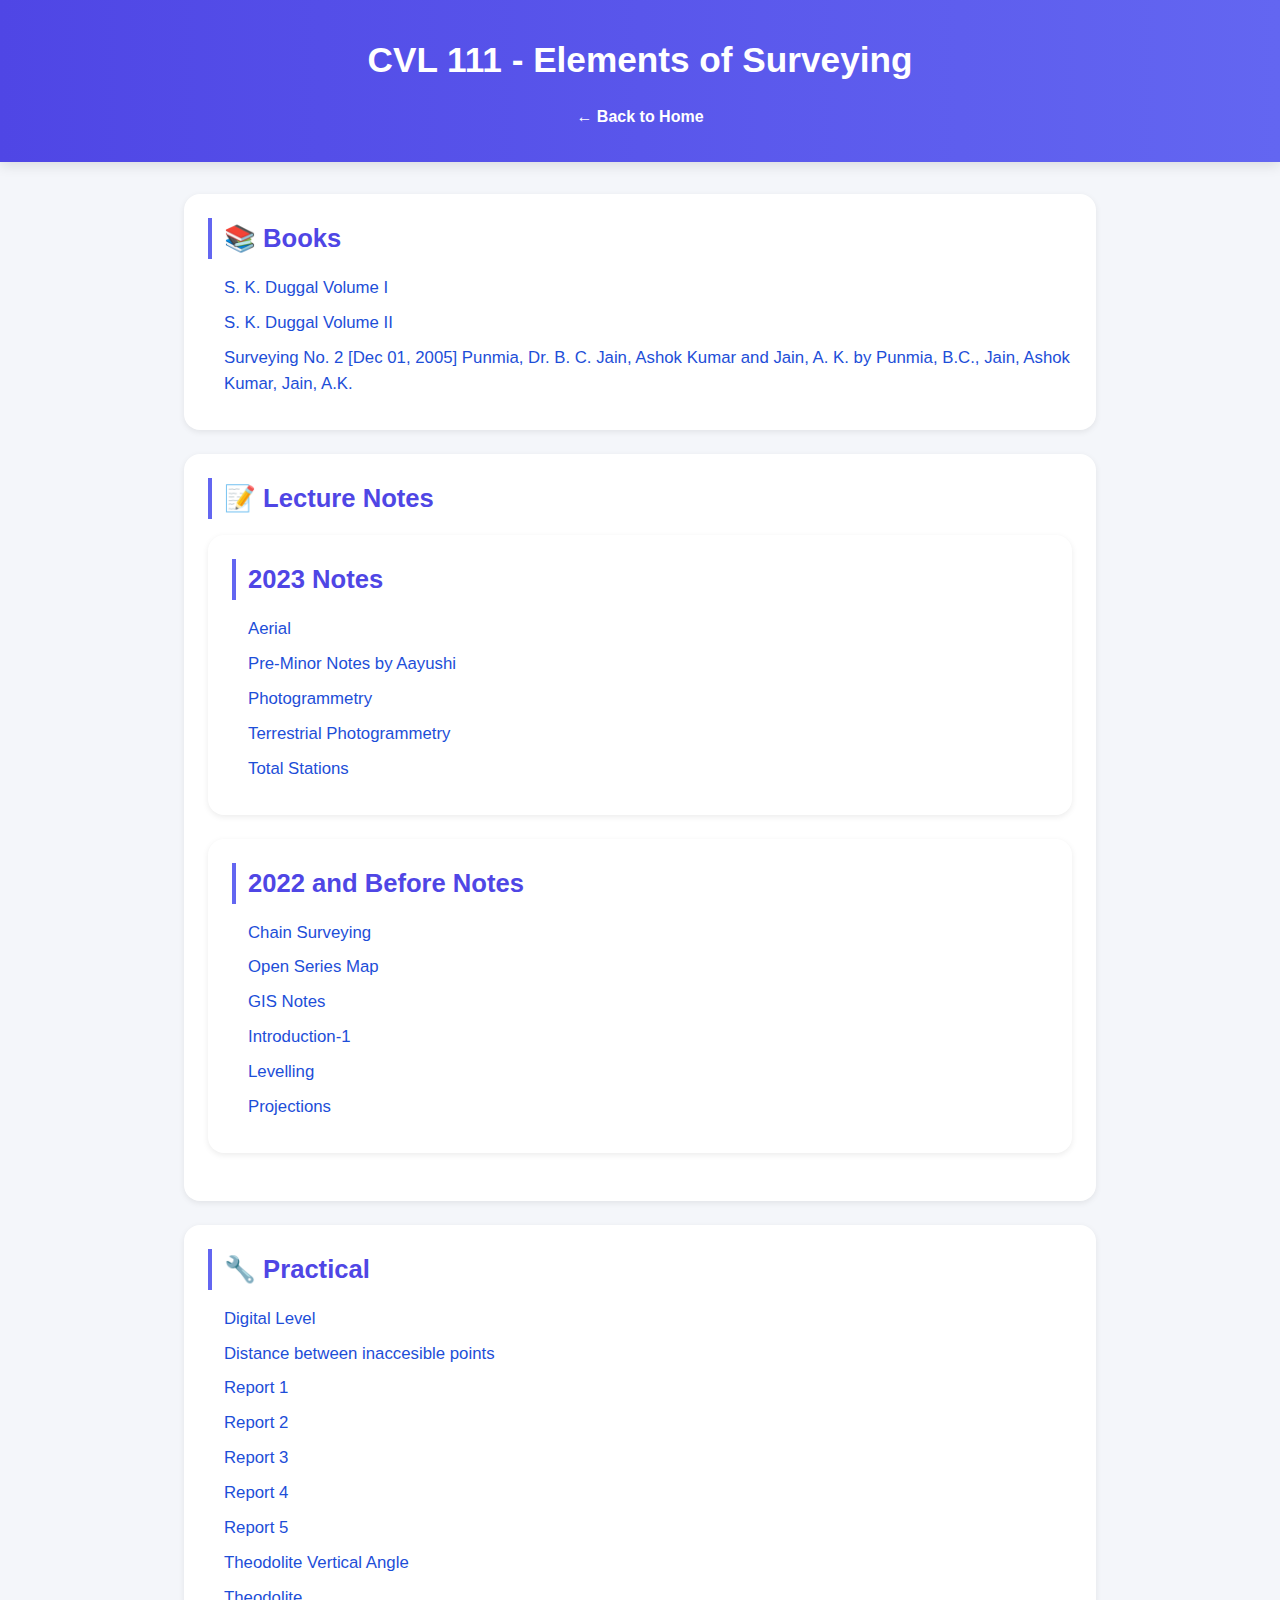
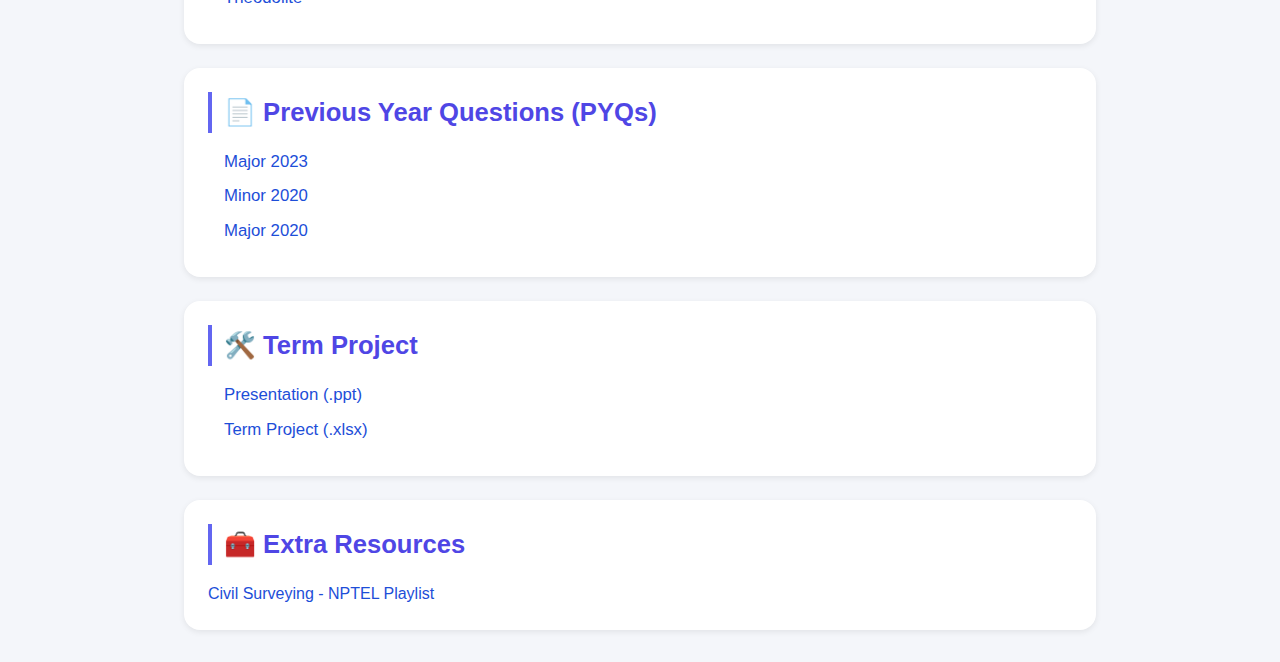
<file: CVL111/cvl111.html>
<!DOCTYPE html>
<html lang="en">
<head>
  <meta charset="UTF-8" />
  <title>CVL111 Resources</title>
  <link rel="stylesheet" href="style.css" />
  <link rel="icon" type="image/png" href="../Assets/favicon.png">

</head>
<body>
  <header>
    <h1>CVL 111 - Elements of Surveying</h1>
    <a href="../index.html" style="color:white;">← Back to Home</a>
  </header>

  <main class="resource-sections">

    <!-- Books Section -->
    <section>
      <h2>📚 Books</h2>
      <ul>
        <li><a href="https://pub-dc4106eb4dfb4449b868d7395287816c.r2.dev/CVL%20111/Books/Duggal%20-%20Surveying%20Volume%201%201(2013%2C%20Mc%20Graw%20Hill%20India)%20-%20libgen.lc.pdf" target="_blank">S. K. Duggal Volume I</a></li>
        <li><a href="https://pub-dc4106eb4dfb4449b868d7395287816c.r2.dev/CVL%20111/Books/Surveying%20(Vol-II)%20by%20S.%20K.%20Duggal.pdf" target="_blank">S. K. Duggal Volume II</a></li>
        <li><a href="https://pub-dc4106eb4dfb4449b868d7395287816c.r2.dev/CVL%20111/Books/Surveying%20No.%202%20%5BDec%2001%2C%202005%5D%20Punmia%2C%20Dr.%20B.%20C.%20Jain%2C%20Ashok%20Kumar%20and%20Jain%2C%20A.%20K.%20by%20Punmia%2C%20B.C.%2C%20Jain%2C%20Ashok%20Kumar%2C%20Jain%2C%20A.K.%20(z-lib.org).pdf" target="_blank">Surveying No. 2 [Dec 01, 2005] Punmia, Dr. B. C. Jain, Ashok Kumar and Jain, A. K. by Punmia, B.C., Jain, Ashok Kumar, Jain, A.K.</a></li>
      </ul>
    </section>

    <!-- Notes Section -->
    <section>
      <h2>📝 Lecture Notes</h2>
      <section>
        <h2>2023 Notes</h2>
        <ul>
            <li><a href="https://pub-dc4106eb4dfb4449b868d7395287816c.r2.dev/CVL%20111/Notes/2023%20notes/Aerial.pdf" target="_blank">Aerial</a></li>
            <li><a href="https://pub-dc4106eb4dfb4449b868d7395287816c.r2.dev/CVL%20111/Notes/2023%20notes/CVL111%20pre-minor%20notes%20_Aayushi.pdf" target="_blank">Pre-Minor Notes by Aayushi</a></li>
            <li><a href="https://pub-dc4106eb4dfb4449b868d7395287816c.r2.dev/CVL%20111/Notes/2023%20notes/Photogrammetry.pdf" target="_blank">Photogrammetry</a></li>
            <li><a href="https://pub-dc4106eb4dfb4449b868d7395287816c.r2.dev/CVL%20111/Notes/2023%20notes/Terrestial%20photogrammatry.pdf" target="_blank">Terrestrial Photogrammetry</a></li>
            <li><a href="https://pub-dc4106eb4dfb4449b868d7395287816c.r2.dev/CVL%20111/Notes/2023%20notes/Total%20Stations.pdf" target="_blank">Total Stations</a></li>
        </ul>
      </section>
      <section>
        <h2>2022 and Before Notes</h2>
        <ul>
            <li><a href="https://pub-dc4106eb4dfb4449b868d7395287816c.r2.dev/CVL%20111/Notes/Year2022%20and%20before/Chain%20surveying.pdf" target="_blank">Chain Surveying</a></li>
            <li><a href="https://pub-dc4106eb4dfb4449b868d7395287816c.r2.dev/CVL%20111/Notes/Year2022%20and%20before/E44H16_56N16_page-0001.jpg" target="_blank">Open Series Map</a></li>
            <li><a href="https://pub-dc4106eb4dfb4449b868d7395287816c.r2.dev/CVL%20111/Notes/Year2022%20and%20before/GIS%20notes.pdf" target="_blank">GIS Notes</a></li>
            <li><a href="https://pub-dc4106eb4dfb4449b868d7395287816c.r2.dev/CVL%20111/Notes/Year2022%20and%20before/Introduction-1.pdf" target="_blank">Introduction-1</a></li>
            <li><a href="https://pub-dc4106eb4dfb4449b868d7395287816c.r2.dev/CVL%20111/Notes/Year2022%20and%20before/levelling.pdf" target="_blank">Levelling</a></li>
            <li><a href="https://pub-dc4106eb4dfb4449b868d7395287816c.r2.dev/CVL%20111/Notes/Year2022%20and%20before/Projections.pdf" target="_blank">Projections</a></li>
        </ul>
      </section>
    </section>

    <!-- Practical Section -->
    <section>
      <h2>🔧 Practical</h2>
      <ul>
        <li><a href="https://pub-dc4106eb4dfb4449b868d7395287816c.r2.dev/CVL%20111/cvl111%20lab/digital%20level.pdf" target="_blank">Digital Level</a></li>
        <li><a href="https://pub-dc4106eb4dfb4449b868d7395287816c.r2.dev/CVL%20111/cvl111%20lab/distance%20between%20inaccessible%20points.pdf" target="_blank">Distance between inaccesible points</a></li>
        <li><a href="https://pub-dc4106eb4dfb4449b868d7395287816c.r2.dev/CVL%20111/cvl111%20lab/Report%201_Aayushi.pdf" target="_blank">Report 1</a></li>
        <li><a href="https://pub-dc4106eb4dfb4449b868d7395287816c.r2.dev/CVL%20111/cvl111%20lab/Report2_Aayushi.pdf" target="_blank">Report 2</a></li>
        <li><a href="https://pub-dc4106eb4dfb4449b868d7395287816c.r2.dev/CVL%20111/cvl111%20lab/Report3_Aayushi.pdf" target="_blank">Report 3</a></li>
        <li><a href="https://pub-dc4106eb4dfb4449b868d7395287816c.r2.dev/CVL%20111/cvl111%20lab/Report4_Aayushi.pdf" target="_blank">Report 4</a></li>
        <li><a href="https://pub-dc4106eb4dfb4449b868d7395287816c.r2.dev/CVL%20111/cvl111%20lab/Report5_Aayushi.pdf" target="_blank">Report 5</a></li>
        <li><a href="https://pub-dc4106eb4dfb4449b868d7395287816c.r2.dev/CVL%20111/cvl111%20lab/theodolite%20vertical%20angle.pdf" target="_blank">Theodolite Vertical Angle</a></li>
        <li><a href="https://pub-dc4106eb4dfb4449b868d7395287816c.r2.dev/CVL%20111/cvl111%20lab/theodolite.pdf" target="_blank">Theodolite</a></li>

      </ul>
    </section>

    <!-- PYQs Section -->
    <section>
      <h2>📄 Previous Year Questions (PYQs)</h2>
      <ul>
        <li><a href="https://pub-dc4106eb4dfb4449b868d7395287816c.r2.dev/CVL%20111/PYQs/major%2023.pdf" target="_blank">Major 2023</a></li>
        <li><a href="https://pub-dc4106eb4dfb4449b868d7395287816c.r2.dev/CVL%20111/PYQs/Minor_CVL111_2020.pdf" target="_blank">Minor 2020</a></li>
        <li><a href="https://pub-dc4106eb4dfb4449b868d7395287816c.r2.dev/CVL%20111/PYQs/Major.pdf" target="_blank">Major 2020</a></li>
      </ul>
    </section>

    <!-- Term Project Section -->
    <section>
      <h2>🛠️ Term Project</h2>
      <ul>
        <li><a href="https://pub-dc4106eb4dfb4449b868d7395287816c.r2.dev/CVL%20111/Term%20Project%202022/Presentation1.pptx" target="_blank">Presentation (.ppt)</a></li>
        <li><a href="https://pub-dc4106eb4dfb4449b868d7395287816c.r2.dev/CVL%20111/Term%20Project%202022/termproject.xlsx" target="_blank">Term Project (.xlsx)</a></li>
      </ul>
    </section>


    <!-- Extra Resources Section -->
    <section>
        <h2>🧰 Extra Resources</h2>
        <a href="https://www.youtube.com/playlist?list=PL20A0651466E8A776" target="_blank">Civil Surveying - NPTEL Playlist</a>
    </section>

  </main>
</body>
<script>
  // Apply saved theme from localStorage
  if (localStorage.getItem("theme") === "dark") {
    document.body.classList.add("dark");
  }
</script>
</html>
</file>
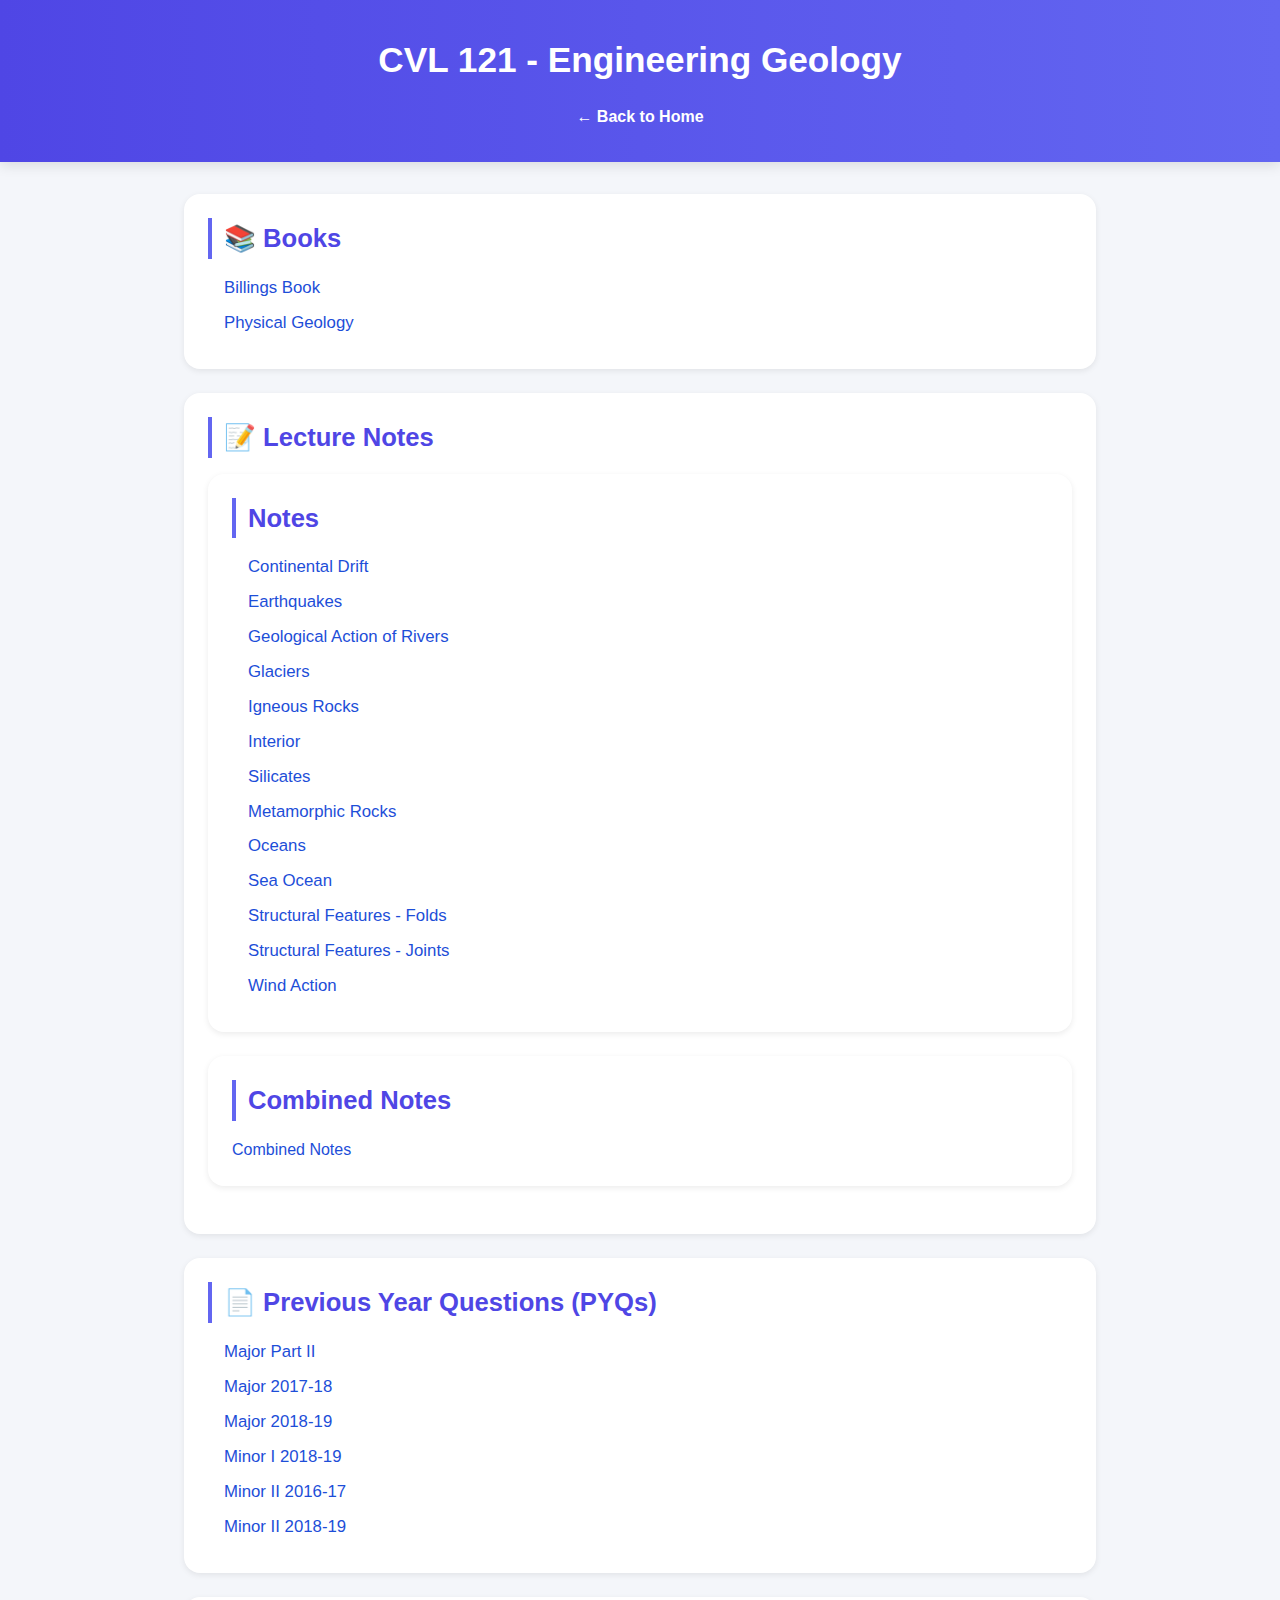
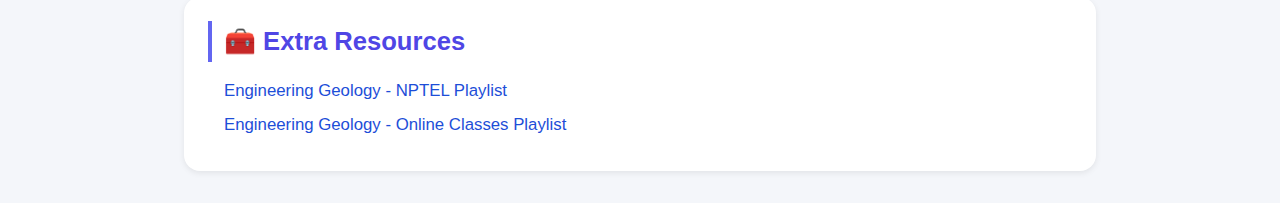
<file: CVL121/cvl121.html>
<!DOCTYPE html>
<html lang="en">
<head>
  <meta charset="UTF-8" />
  <title>CVL121 Resources</title>
  <link rel="stylesheet" href="style.css" />
  <link rel="icon" type="image/png" href="../Assets/favicon-16x16.png">

</head>
<body>
  <header>
    <h1>CVL 121 - Engineering Geology</h1>
    <a href="../index.html" style="color:white;">← Back to Home</a>
  </header>

  <main class="resource-sections">

    <!-- Books Section -->
    <section>
      <h2>📚 Books</h2>
      <ul>
        <li><a href="https://pub-dc4106eb4dfb4449b868d7395287816c.r2.dev/CVL%20121/Books/billings%20book.pdf" target="_blank">Billings Book</a></li>
        <li><a href="https://pub-dc4106eb4dfb4449b868d7395287816c.r2.dev/CVL%20121/Books/Physical%20Geology.pdf" target="_blank">Physical Geology</a></li>
      </ul>
    </section>

    <!-- Notes Section -->
    <section>
      <h2>📝 Lecture Notes</h2>
      <section>
        <h2>Notes</h2> 
      
        <ul>
          <li><a href="https://pub-dc4106eb4dfb4449b868d7395287816c.r2.dev/CVL%20121/Notes/Notes/Continental_drift28_12_20_1609830654157.pdf" target="_blank">Continental Drift</a></li>
          <li><a href="https://pub-dc4106eb4dfb4449b868d7395287816c.r2.dev/CVL%20121/Notes/Notes/Earthquakes_04_01_2021_1609726910650.pdf" target="_blank">Earthquakes</a></li>
          <li><a href="https://pub-dc4106eb4dfb4449b868d7395287816c.r2.dev/CVL%20121/Notes/Notes/Geological_Action_of_Rivers_2_11_20_1604754626787.pdf" target="_blank">Geological Action of Rivers</a></li>
          <li><a href="https://pub-dc4106eb4dfb4449b868d7395287816c.r2.dev/CVL%20121/Notes/Notes/Glaciers_5_11_20_1604754671238.pdf" target="_blank">Glaciers</a></li>
          <li><a href="https://pub-dc4106eb4dfb4449b868d7395287816c.r2.dev/CVL%20121/Notes/Notes/Igneous_Rocks_19_10_20_1603284726627.pdf" target="_blank">Igneous Rocks</a></li>
          <li><a href="https://pub-dc4106eb4dfb4449b868d7395287816c.r2.dev/CVL%20121/Notes/Notes/Interior_1602862278292.pdf" target="_blank">Interior</a></li>
          <li><a href="https://pub-dc4106eb4dfb4449b868d7395287816c.r2.dev/CVL%20121/Notes/Notes/Lec%205%20and%206%20Silicates_1602862334752.pdf" target="_blank">Silicates</a></li>
          <li><a href="https://pub-dc4106eb4dfb4449b868d7395287816c.r2.dev/CVL%20121/Notes/Notes/Metamorphic_Rocks_26_10_20_1603630316586.pdf" target="_blank">Metamorphic Rocks</a></li>
          <li><a href="https://pub-dc4106eb4dfb4449b868d7395287816c.r2.dev/CVL%20121/Notes/Notes/Oceans.pdf" target="_blank">Oceans</a></li>
          <li><a href="https://pub-dc4106eb4dfb4449b868d7395287816c.r2.dev/CVL%20121/Notes/Notes/Sea_Ocean_12_11_20_1609830573446.pdf" target="_blank">Sea Ocean</a></li>
          <li><a href="https://pub-dc4106eb4dfb4449b868d7395287816c.r2.dev/CVL%20121/Notes/Notes/Structural_features_Folds_1607579069881.pdf" target="_blank">Structural Features - Folds</a></li>
          <li><a href="https://pub-dc4106eb4dfb4449b868d7395287816c.r2.dev/CVL%20121/Notes/Notes/Structural_Features_Joints_and_Faults_24_12_20_1609726997800_pptx.pdf" target="_blank">Structural Features - Joints</a></li>
          <li><a href="https://pub-dc4106eb4dfb4449b868d7395287816c.r2.dev/CVL%20121/Notes/Notes/Wind_Action_19_11_20_1609830788709.pdf" target="_blank">Wind Action</a></li>
        </ul>
      </section>
      <section>
        <h2>Combined Notes</h2>
        <a href="https://pub-dc4106eb4dfb4449b868d7395287816c.r2.dev/CVL%20121/Notes/COMBINE%20PDF%20FOR%20CVL121.pdf" target="_blank">Combined Notes</a>
      </section>
    </section>

    <!-- PYQs Section -->
    <section>
      <h2>📄 Previous Year Questions (PYQs)</h2>
      <ul>
        <li><a href="https://pub-dc4106eb4dfb4449b868d7395287816c.r2.dev/CVL%20121/PYQ/CVL121%2C16.11.21%20-%20Major%20Exam%20Part%20II%20(1).pdf" target="_blank">Major Part II</a></li>
        <li><a href="https://pub-dc4106eb4dfb4449b868d7395287816c.r2.dev/CVL%20121/PYQ/CVL121_Major_2017-18_Sem1.pdf" target="_blank">Major 2017-18</a></li>
        <li><a href="https://pub-dc4106eb4dfb4449b868d7395287816c.r2.dev/CVL%20121/PYQ/CVL121_Major_2018-19_Sem1%20(1).pdf" target="_blank">Major 2018-19 </a></li>
        <li><a href="https://pub-dc4106eb4dfb4449b868d7395287816c.r2.dev/CVL%20121/PYQ/CVL121_Minor1_2018-19_Sem1%20(1).pdf" target="_blank">Minor I 2018-19</a></li>
        <li><a href="https://pub-dc4106eb4dfb4449b868d7395287816c.r2.dev/CVL%20121/PYQ/CVL121_Minor2_2016-17_Sem1.pdf" target="_blank">Minor II 2016-17</a></li>
        <li><a href="https://pub-dc4106eb4dfb4449b868d7395287816c.r2.dev/CVL%20121/PYQ/CVL121_Minor2_2018-19_Sem1.pdf" target="_blank">Minor II 2018-19</a></li>

      </ul>
    </section>

    <!-- Extra Resources Section -->
    <section>
        <h2>🧰 Extra Resources</h2>
          <ul>
            <li><a href="https://www.youtube.com/playlist?list=PLDF5162B475DD915F" target="_blank">Engineering Geology - NPTEL Playlist</a></li>
            <li><a href="https://www.youtube.com/playlist?list=PL-_fJLDifMpsDlteZ488MRkEv70PQPmx_" target="_blank">Engineering Geology - Online Classes Playlist</a></li>
          </ul>
    </section>
  </main>
</body>
</html>
</file>
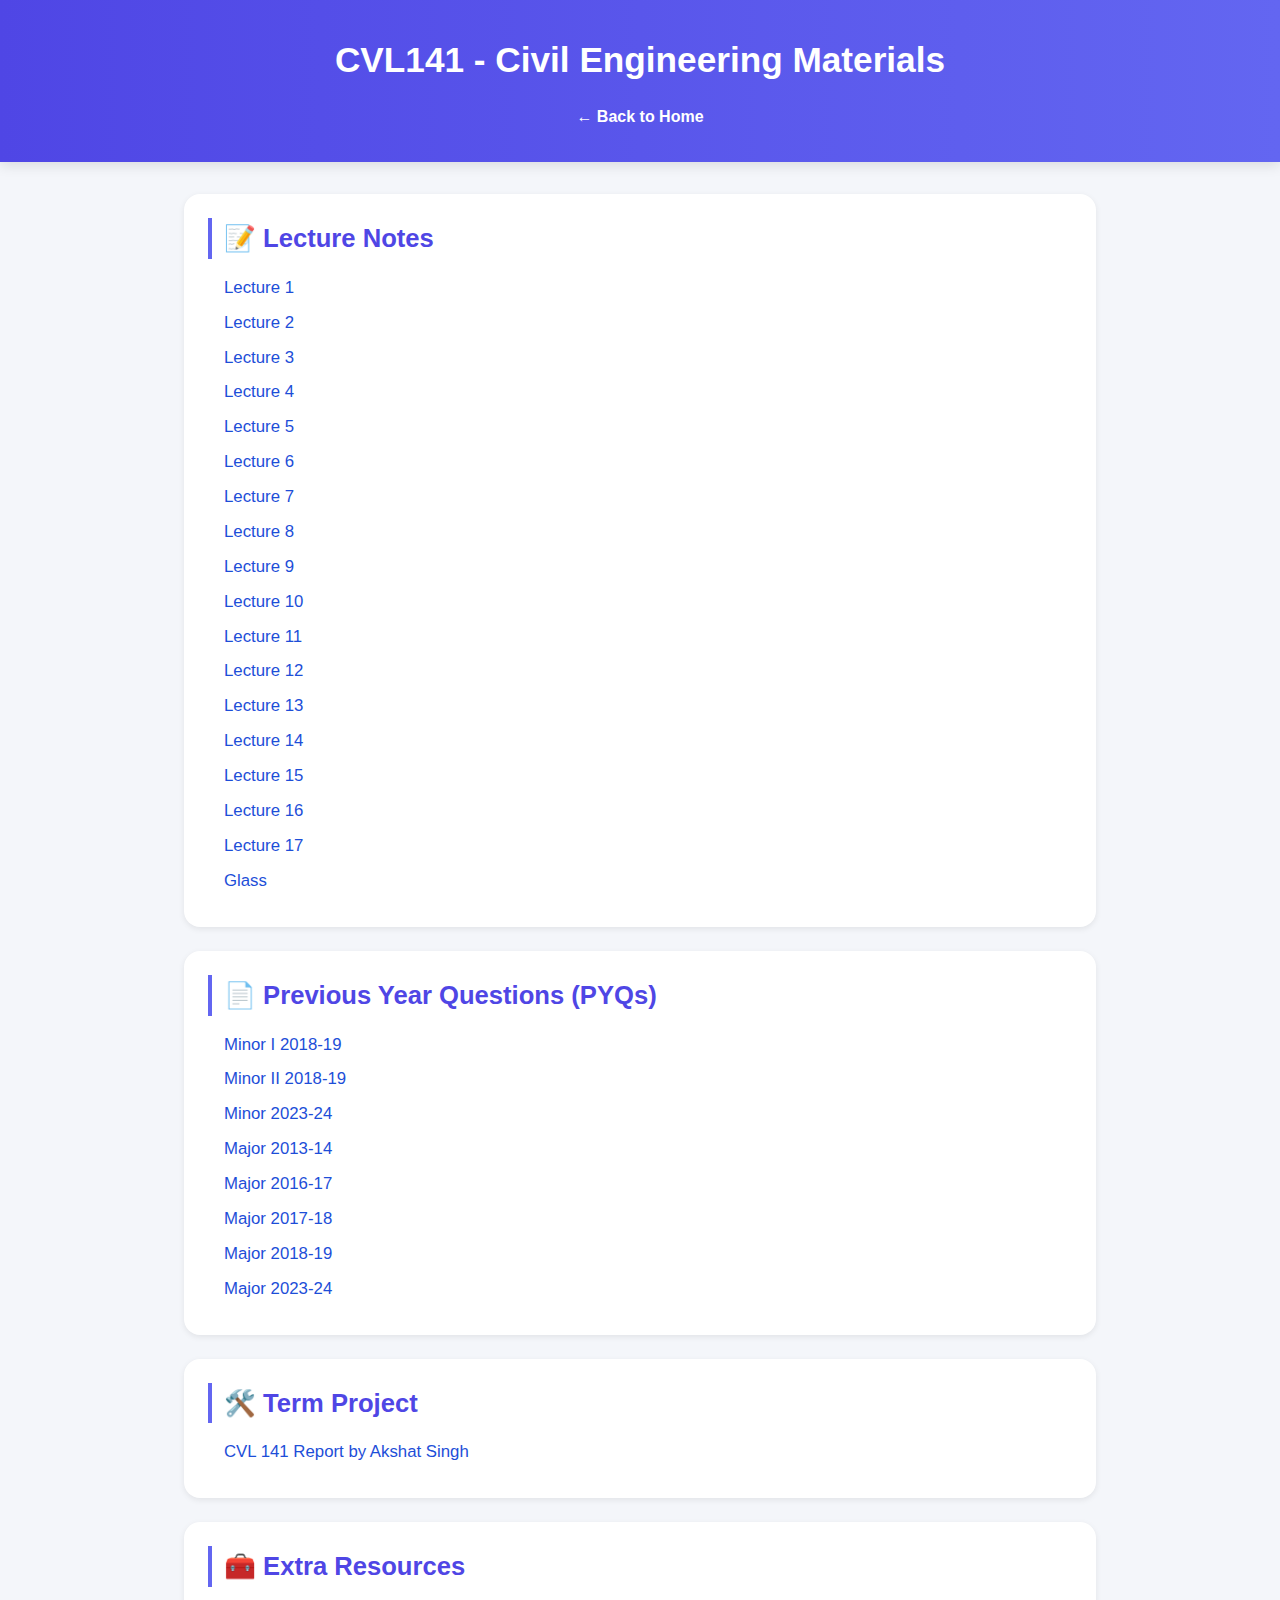
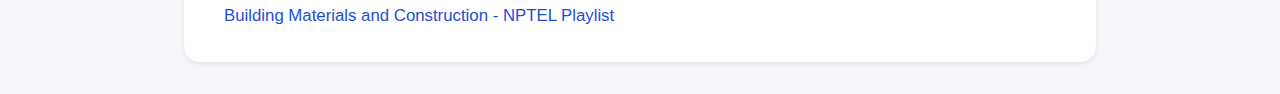
<file: CVL141/cvl141.html>
<!DOCTYPE html>
<html lang="en">
<head>
  <meta charset="UTF-8" />
  <title>CVL141 Resources</title>
  <link rel="stylesheet" href="style.css" />
  <link rel="icon" type="image/png" href="../Assets/favicon-16x16.png">

</head>
<body>
  <header>
    <h1>CVL141 - Civil Engineering Materials</h1>
    <a href="../index.html" style="color:white;">← Back to Home</a>
  </header>

  <main class="resource-sections">



    <!-- Notes Section -->
    <section>
      <h2>📝 Lecture Notes</h2>
      <ul>
        <li><a href="https://pub-dc4106eb4dfb4449b868d7395287816c.r2.dev/CVL141/Notes/CVL141Lecture01.pdf" target="_blank">Lecture 1</a></li>
        <li><a href="https://pub-dc4106eb4dfb4449b868d7395287816c.r2.dev/CVL141/Notes/CVL141Lecture02.pdf" target="_blank">Lecture 2</a></li>
        <li><a href="https://pub-dc4106eb4dfb4449b868d7395287816c.r2.dev/CVL141/Notes/CVL141Lecture03.pdf" target="_blank">Lecture 3</a></li>
        <li><a href="https://pub-dc4106eb4dfb4449b868d7395287816c.r2.dev/CVL141/Notes/CVL141Lecture04.pdf" target="_blank">Lecture 4</a></li>
        <li><a href="https://pub-dc4106eb4dfb4449b868d7395287816c.r2.dev/CVL141/Notes/CVL141Lecture05.pdf" target="_blank">Lecture 5</a></li>
        <li><a href="https://pub-dc4106eb4dfb4449b868d7395287816c.r2.dev/CVL141/Notes/CVL141Lecture06.pdf" target="_blank">Lecture 6</a></li>
        <li><a href="https://pub-dc4106eb4dfb4449b868d7395287816c.r2.dev/CVL141/Notes/CVL141Lecture07.pdf" target="_blank">Lecture 7</a></li>
        <li><a href="https://pub-dc4106eb4dfb4449b868d7395287816c.r2.dev/CVL141/Notes/CVL141Lecture08.pdf" target="_blank">Lecture 8</a></li>
        <li><a href="https://pub-dc4106eb4dfb4449b868d7395287816c.r2.dev/CVL141/Notes/CVL141Lecture09.pdf" target="_blank">Lecture 9</a></li>
        <li><a href="https://pub-dc4106eb4dfb4449b868d7395287816c.r2.dev/CVL141/Notes/CVL141Lecture10.pdf" target="_blank">Lecture 10</a></li>
        <li><a href="https://pub-dc4106eb4dfb4449b868d7395287816c.r2.dev/CVL141/Notes/CVL141Lecture11.pdf" target="_blank">Lecture 11</a></li>
        <li><a href="https://pub-dc4106eb4dfb4449b868d7395287816c.r2.dev/CVL141/Notes/CVL141Lecture12.pdf" target="_blank">Lecture 12</a></li>
        <li><a href="https://pub-dc4106eb4dfb4449b868d7395287816c.r2.dev/CVL141/Notes/CVL141Lecture13.pdf" target="_blank">Lecture 13</a></li>
        <li><a href="https://pub-dc4106eb4dfb4449b868d7395287816c.r2.dev/CVL141/Notes/CVL141Lecture14.pdf" target="_blank">Lecture 14</a></li>
        <li><a href="https://pub-dc4106eb4dfb4449b868d7395287816c.r2.dev/CVL141/Notes/CVL141Lecture15.pdf" target="_blank">Lecture 15</a></li>
        <li><a href="https://pub-dc4106eb4dfb4449b868d7395287816c.r2.dev/CVL141/Notes/CVL141Lecture16.pdf" target="_blank">Lecture 16</a></li>
        <li><a href="https://pub-dc4106eb4dfb4449b868d7395287816c.r2.dev/CVL141/Notes/CVL141Lecture17.pdf" target="_blank">Lecture 17</a></li>
        <li><a href="https://pub-dc4106eb4dfb4449b868d7395287816c.r2.dev/CVL141/Notes/glass.pdf" target="_blank">Glass</a></li>
      </ul>
    </section>


    <!-- PYQs Section -->
    <section>
      <h2>📄 Previous Year Questions (PYQs)</h2>
      <ul>
                
        <li><a href="https://pub-dc4106eb4dfb4449b868d7395287816c.r2.dev/CVL141/PYQs/CVL141_Minor1_2018-19_Sem1.pdf" target="_blank">Minor I 2018-19</a></li>
        <li><a href="https://pub-dc4106eb4dfb4449b868d7395287816c.r2.dev/CVL141/PYQs/CVL141_Minor2_2018-19_Sem1.pdf" target="_blank">Minor II 2018-19</a></li>
        <li><a href="https://pub-dc4106eb4dfb4449b868d7395287816c.r2.dev/CVL141/PYQs/Cvl141_minor.pdf" target="_blank">Minor 2023-24</a></li>
        <li><a href="https://pub-dc4106eb4dfb4449b868d7395287816c.r2.dev/CVL141/PYQs/CVL141_Major_2013-14_Sem1.pdf" target="_blank">Major 2013-14</a></li>
        <li><a href="https://pub-dc4106eb4dfb4449b868d7395287816c.r2.dev/CVL141/PYQs/CVL141_Major_2016-17_Sem1.pdf" target="_blank">Major 2016-17</a></li>
        <li><a href="https://pub-dc4106eb4dfb4449b868d7395287816c.r2.dev/CVL141/PYQs/CVL141_Major_2017-18_Sem1.pdf" target="_blank">Major 2017-18</a></li>
        <li><a href="https://pub-dc4106eb4dfb4449b868d7395287816c.r2.dev/CVL141/PYQs/CVL141_Major_2018-19_Sem1-1.pdf" target="_blank">Major 2018-19</a></li>
        <li><a href="https://pub-dc4106eb4dfb4449b868d7395287816c.r2.dev/CVL141/PYQs/cvl141major.pdf" target="_blank">Major 2023-24</a></li>

      </ul>
    </section>

    <!-- Term Project Section -->
    <section>
      <h2>🛠️ Term Project</h2>
      <ul>
        <li><a href="https://pub-dc4106eb4dfb4449b868d7395287816c.r2.dev/CVL141/Term%20Projects/CVL141_ASG1_2022CE11587.pdf" target="_blank">CVL 141 Report by Akshat Singh</a></li>
      </ul>
    </section>


    <!-- Extra Resources Section -->
    <section>
        <h2>🧰 Extra Resources</h2>
          <ul>
            <li><a href="https://www.youtube.com/playlist?list=PL8BA090E69BF01BC2" target="_blank">Building Materials and Construction - NPTEL Playlist</a></li>
          </ul>
    </section>
  </main>
</body>
<script>
  // Apply saved theme from localStorage
  if (localStorage.getItem("theme") === "dark") {
    document.body.classList.add("dark");
  }
</script>
</html>
</file>
<file: style.css>
body {
  margin: 0;
  font-family: 'Segoe UI', sans-serif;
  background-color: #f9f9f9;
  color: #333;
  text-align: center;
}

header {
  padding: 2rem;
  background-color: #4f46e5;
  color: white;
  box-shadow: 0 2px 8px rgba(0,0,0,0.1);
}

.course-grid {
  display: grid;
  grid-template-columns: repeat(auto-fit, minmax(100px, 1fr));
  gap: 2rem;
  padding: 2rem;
  max-width: 1000px;
  margin: auto;
}

.course-card {
  background-color: white;
  padding: 3rem 1rem;
  border-radius: 1rem;
  box-shadow: 0 4px 12px rgba(0,0,0,0.1);
  font-size: 1.5rem;
  font-weight: bold;
  text-decoration: none;
  color: #4f46e5;
  transition: transform 0.3s, background 0.3s;
}

.course-card:hover {
  background-color: #e0e7ff;
  transform: scale(1.05);
}
</file>
<file: APL 107 New/style.css>
.resource-sections {
  max-width: 900px;
  margin: 2rem auto;
  padding: 1rem;
  text-align: left;
}
/* General Reset */
* {
  margin: 0;
  padding: 0;
  box-sizing: border-box;
}

body {
  font-family: 'Segoe UI', 'Roboto', sans-serif;
  background-color: #f4f6fa;
  color: #333;
  line-height: 1.6;
}

/* Header */
header {
  background: linear-gradient(to right, #4f46e5, #6366f1);
  color: white;
  text-align: center;
  padding: 2rem 1rem;
  box-shadow: 0 4px 12px rgba(0, 0, 0, 0.1);
}

header h1 {
  font-size: 2.2rem;
  margin-bottom: 0.5rem;
}

header a {
  display: inline-block;
  margin-top: 0.5rem;
  color: #c7d2fe;
  text-decoration: none;
  font-weight: bold;
}

header a:hover {
  color: white;
  text-decoration: underline;
}

/* Main Content */
.resource-sections {
  max-width: 960px;
  margin: 2rem auto;
  padding: 0 1.5rem;
}

/* Each Section Card */
.resource-sections section {
  background-color: white;
  margin-bottom: 2rem;
  padding: 2rem;
  border-radius: 1.25rem;
  box-shadow: 0 6px 18px rgba(0, 0, 0, 0.06);
  transition: transform 0.2s;
}

.resource-sections section:hover {
  transform: translateY(-4px);
}

/* Section Headings */
.resource-sections h2 {
  color: #4f46e5;
  margin-bottom: 1rem;
  font-size: 1.6rem;
  border-left: 4px solid #6366f1;
  padding-left: 0.75rem;
}

/* Resource Links List */
.resource-sections ul {
  list-style: none;
  padding-left: 0;
}

.resource-sections li {
  margin-bottom: 0.8rem;
  font-size: 1.05rem;
}

.resource-sections a {
  text-decoration: none;
  color: #1d4ed8;
  border-bottom: 1px solid transparent;
  transition: all 0.2s ease-in-out;
}

.resource-sections a:hover {
  border-bottom: 1px solid #1d4ed8;
  color: #4338ca;
}

.resource-sections section {
  background-color: #fff;
  margin-bottom: 1.5rem;
  padding: 1.5rem;
  border-radius: 1rem;
  box-shadow: 0 2px 6px rgba(0,0,0,0.08);
}

.resource-sections h2 {
  color: #4f46e5;
  margin-bottom: 1rem;
}

.resource-sections ul {
  padding-left: 1rem;
}

.resource-sections li {
  margin-bottom: 0.5rem;
}

.resource-sections a {
  color: #1d4ed8;
  text-decoration: none;
}

.resource-sections a:hover {
  text-decoration: underline;
}

/* Dark Mode */
body.dark {
  background-color: #1a1a1a;
  color: #f3f3f3;
}

body.dark header {
  background: linear-gradient(to right, #111827, #1f2937);
  color: #f3f3f3;
}

body.dark header a {
  color: #93c5fd;
}

body.dark .resource-sections section {
  background-color: #2c2c2c;
  box-shadow: 0 6px 18px rgba(255, 255, 255, 0.05);
}

body.dark .resource-sections h2 {
  color: #a5b4fc;
  border-left-color: #818cf8;
}

body.dark .resource-sections a {
  color: #60a5fa;
}

body.dark .resource-sections a:hover {
  color: #93c5fd;
}
</file>
<file: APL 108 New/style.css>
.resource-sections {
  max-width: 900px;
  margin: 2rem auto;
  padding: 1rem;
  text-align: left;
}
/* General Reset */
* {
  margin: 0;
  padding: 0;
  box-sizing: border-box;
}

body {
  font-family: "Segoe UI", "Roboto", sans-serif;
  background-color: #f4f6fa;
  color: #333;
  line-height: 1.6;
}

/* Header */
header {
  background: linear-gradient(to right, #4f46e5, #6366f1);
  color: white;
  text-align: center;
  padding: 2rem 1rem;
  box-shadow: 0 4px 12px rgba(0, 0, 0, 0.1);
}

header h1 {
  font-size: 2.2rem;
  margin-bottom: 0.5rem;
}

header a {
  display: inline-block;
  margin-top: 0.5rem;
  color: #c7d2fe;
  text-decoration: none;
  font-weight: bold;
}

header a:hover {
  color: white;
  text-decoration: underline;
}

/* Main Content */
.resource-sections {
  max-width: 960px;
  margin: 2rem auto;
  padding: 0 1.5rem;
}

/* Each Section Card */
.resource-sections section {
  background-color: white;
  margin-bottom: 2rem;
  padding: 2rem;
  border-radius: 1.25rem;
  box-shadow: 0 6px 18px rgba(0, 0, 0, 0.06);
  transition: transform 0.2s;
}

.resource-sections section:hover {
  transform: translateY(-4px);
}

/* Section Headings */
.resource-sections h2 {
  color: #4f46e5;
  margin-bottom: 1rem;
  font-size: 1.6rem;
  border-left: 4px solid #6366f1;
  padding-left: 0.75rem;
}

/* Resource Links List */
.resource-sections ul {
  list-style: none;
  padding-left: 0;
}

.resource-sections li {
  margin-bottom: 0.8rem;
  font-size: 1.05rem;
}

.resource-sections a {
  text-decoration: none;
  color: #1d4ed8;
  border-bottom: 1px solid transparent;
  transition: all 0.2s ease-in-out;
}

.resource-sections a:hover {
  border-bottom: 1px solid #1d4ed8;
  color: #4338ca;
}

.resource-sections section {
  background-color: #fff;
  margin-bottom: 1.5rem;
  padding: 1.5rem;
  border-radius: 1rem;
  box-shadow: 0 2px 6px rgba(0, 0, 0, 0.08);
}

.resource-sections h2 {
  color: #4f46e5;
  margin-bottom: 1rem;
}

.resource-sections ul {
  padding-left: 1rem;
}

.resource-sections li {
  margin-bottom: 0.5rem;
}

.resource-sections a {
  color: #1d4ed8;
  text-decoration: none;
}

.resource-sections a:hover {
  text-decoration: underline;
}

/* Dark Mode */
body.dark {
  background-color: #1a1a1a;
  color: #f3f3f3;
}

body.dark header {
  background: linear-gradient(to right, #111827, #1f2937);
  color: #f3f3f3;
}

body.dark header a {
  color: #93c5fd;
}

body.dark .resource-sections section {
  background-color: #2c2c2c;
  box-shadow: 0 6px 18px rgba(255, 255, 255, 0.05);
}

body.dark .resource-sections h2 {
  color: #a5b4fc;
  border-left-color: #818cf8;
}

body.dark .resource-sections a {
  color: #60a5fa;
}

body.dark .resource-sections a:hover {
  color: #93c5fd;
}
</file>
<file: APL107/style.css>
.resource-sections {
  max-width: 900px;
  margin: 2rem auto;
  padding: 1rem;
  text-align: left;
}
/* General Reset */
* {
  margin: 0;
  padding: 0;
  box-sizing: border-box;
}

body {
  font-family: 'Segoe UI', 'Roboto', sans-serif;
  background-color: #f4f6fa;
  color: #333;
  line-height: 1.6;
}

/* Header */
header {
  background: linear-gradient(to right, #4f46e5, #6366f1);
  color: white;
  text-align: center;
  padding: 2rem 1rem;
  box-shadow: 0 4px 12px rgba(0, 0, 0, 0.1);
}

header h1 {
  font-size: 2.2rem;
  margin-bottom: 0.5rem;
}

header a {
  display: inline-block;
  margin-top: 0.5rem;
  color: #c7d2fe;
  text-decoration: none;
  font-weight: bold;
}

header a:hover {
  color: white;
  text-decoration: underline;
}

/* Main Content */
.resource-sections {
  max-width: 960px;
  margin: 2rem auto;
  padding: 0 1.5rem;
}

/* Each Section Card */
.resource-sections section {
  background-color: white;
  margin-bottom: 2rem;
  padding: 2rem;
  border-radius: 1.25rem;
  box-shadow: 0 6px 18px rgba(0, 0, 0, 0.06);
  transition: transform 0.2s;
}

.resource-sections section:hover {
  transform: translateY(-4px);
}

/* Section Headings */
.resource-sections h2 {
  color: #4f46e5;
  margin-bottom: 1rem;
  font-size: 1.6rem;
  border-left: 4px solid #6366f1;
  padding-left: 0.75rem;
}

/* Resource Links List */
.resource-sections ul {
  list-style: none;
  padding-left: 0;
}

.resource-sections li {
  margin-bottom: 0.8rem;
  font-size: 1.05rem;
}

.resource-sections a {
  text-decoration: none;
  color: #1d4ed8;
  border-bottom: 1px solid transparent;
  transition: all 0.2s ease-in-out;
}

.resource-sections a:hover {
  border-bottom: 1px solid #1d4ed8;
  color: #4338ca;
}

.resource-sections section {
  background-color: #fff;
  margin-bottom: 1.5rem;
  padding: 1.5rem;
  border-radius: 1rem;
  box-shadow: 0 2px 6px rgba(0,0,0,0.08);
}

.resource-sections h2 {
  color: #4f46e5;
  margin-bottom: 1rem;
}

.resource-sections ul {
  padding-left: 1rem;
}

.resource-sections li {
  margin-bottom: 0.5rem;
}

.resource-sections a {
  color: #1d4ed8;
  text-decoration: none;
}

.resource-sections a:hover {
  text-decoration: underline;
}
</file>
<file: APL108/style.css>
.resource-sections {
  max-width: 900px;
  margin: 2rem auto;
  padding: 1rem;
  text-align: left;
}
/* General Reset */
* {
  margin: 0;
  padding: 0;
  box-sizing: border-box;
}

body {
  font-family: 'Segoe UI', 'Roboto', sans-serif;
  background-color: #f4f6fa;
  color: #333;
  line-height: 1.6;
}

/* Header */
header {
  background: linear-gradient(to right, #4f46e5, #6366f1);
  color: white;
  text-align: center;
  padding: 2rem 1rem;
  box-shadow: 0 4px 12px rgba(0, 0, 0, 0.1);
}

header h1 {
  font-size: 2.2rem;
  margin-bottom: 0.5rem;
}

header a {
  display: inline-block;
  margin-top: 0.5rem;
  color: #c7d2fe;
  text-decoration: none;
  font-weight: bold;
}

header a:hover {
  color: white;
  text-decoration: underline;
}

/* Main Content */
.resource-sections {
  max-width: 960px;
  margin: 2rem auto;
  padding: 0 1.5rem;
}

/* Each Section Card */
.resource-sections section {
  background-color: white;
  margin-bottom: 2rem;
  padding: 2rem;
  border-radius: 1.25rem;
  box-shadow: 0 6px 18px rgba(0, 0, 0, 0.06);
  transition: transform 0.2s;
}

.resource-sections section:hover {
  transform: translateY(-4px);
}

/* Section Headings */
.resource-sections h2 {
  color: #4f46e5;
  margin-bottom: 1rem;
  font-size: 1.6rem;
  border-left: 4px solid #6366f1;
  padding-left: 0.75rem;
}

/* Resource Links List */
.resource-sections ul {
  list-style: none;
  padding-left: 0;
}

.resource-sections li {
  margin-bottom: 0.8rem;
  font-size: 1.05rem;
}

.resource-sections a {
  text-decoration: none;
  color: #1d4ed8;
  border-bottom: 1px solid transparent;
  transition: all 0.2s ease-in-out;
}

.resource-sections a:hover {
  border-bottom: 1px solid #1d4ed8;
  color: #4338ca;
}

.resource-sections section {
  background-color: #fff;
  margin-bottom: 1.5rem;
  padding: 1.5rem;
  border-radius: 1rem;
  box-shadow: 0 2px 6px rgba(0,0,0,0.08);
}

.resource-sections h2 {
  color: #4f46e5;
  margin-bottom: 1rem;
}

.resource-sections ul {
  padding-left: 1rem;
}

.resource-sections li {
  margin-bottom: 0.5rem;
}

.resource-sections a {
  color: #1d4ed8;
  text-decoration: none;
}

.resource-sections a:hover {
  text-decoration: underline;
}
</file>
<file: CVL 111 New/style.css>
.resource-sections {
  max-width: 900px;
  margin: 2rem auto;
  padding: 1rem;
  text-align: left;
}
/* General Reset */
* {
  margin: 0;
  padding: 0;
  box-sizing: border-box;
}

body {
  font-family: "Segoe UI", "Roboto", sans-serif;
  background-color: #f4f6fa;
  color: #333;
  line-height: 1.6;
}

/* Header */
header {
  background: linear-gradient(to right, #4f46e5, #6366f1);
  color: white;
  text-align: center;
  padding: 2rem 1rem;
  box-shadow: 0 4px 12px rgba(0, 0, 0, 0.1);
}

header h1 {
  font-size: 2.2rem;
  margin-bottom: 0.5rem;
}

header a {
  display: inline-block;
  margin-top: 0.5rem;
  color: #c7d2fe;
  text-decoration: none;
  font-weight: bold;
}

header a:hover {
  color: white;
  text-decoration: underline;
}

/* Main Content */
.resource-sections {
  max-width: 960px;
  margin: 2rem auto;
  padding: 0 1.5rem;
}

/* Each Section Card */
.resource-sections section {
  background-color: white;
  margin-bottom: 2rem;
  padding: 2rem;
  border-radius: 1.25rem;
  box-shadow: 0 6px 18px rgba(0, 0, 0, 0.06);
  transition: transform 0.2s;
}

.resource-sections section:hover {
  transform: translateY(-4px);
}

/* Section Headings */
.resource-sections h2 {
  color: #4f46e5;
  margin-bottom: 1rem;
  font-size: 1.6rem;
  border-left: 4px solid #6366f1;
  padding-left: 0.75rem;
}

/* Resource Links List */
.resource-sections ul {
  list-style: none;
  padding-left: 0;
}

.resource-sections li {
  margin-bottom: 0.8rem;
  font-size: 1.05rem;
}

.resource-sections a {
  text-decoration: none;
  color: #1d4ed8;
  border-bottom: 1px solid transparent;
  transition: all 0.2s ease-in-out;
}

.resource-sections a:hover {
  border-bottom: 1px solid #1d4ed8;
  color: #4338ca;
}

.resource-sections section {
  background-color: #fff;
  margin-bottom: 1.5rem;
  padding: 1.5rem;
  border-radius: 1rem;
  box-shadow: 0 2px 6px rgba(0, 0, 0, 0.08);
}

.resource-sections h2 {
  color: #4f46e5;
  margin-bottom: 1rem;
}

.resource-sections ul {
  padding-left: 1rem;
}

.resource-sections li {
  margin-bottom: 0.5rem;
}

.resource-sections a {
  color: #1d4ed8;
  text-decoration: none;
}

.resource-sections a:hover {
  text-decoration: underline;
}

/* Dark Mode */
body.dark {
  background-color: #1a1a1a;
  color: #f3f3f3;
}

body.dark header {
  background: linear-gradient(to right, #111827, #1f2937);
  color: #f3f3f3;
}

body.dark header a {
  color: #93c5fd;
}

body.dark .resource-sections section {
  background-color: #2c2c2c;
  box-shadow: 0 6px 18px rgba(255, 255, 255, 0.05);
}

body.dark .resource-sections h2 {
  color: #a5b4fc;
  border-left-color: #818cf8;
}

body.dark .resource-sections a {
  color: #60a5fa;
}

body.dark .resource-sections a:hover {
  color: #93c5fd;
}
</file>
<file: CVL 121 New/style.css>
.resource-sections {
  max-width: 900px;
  margin: 2rem auto;
  padding: 1rem;
  text-align: left;
}
/* General Reset */
* {
  margin: 0;
  padding: 0;
  box-sizing: border-box;
}

body {
  font-family: "Segoe UI", "Roboto", sans-serif;
  background-color: #f4f6fa;
  color: #333;
  line-height: 1.6;
}

/* Header */
header {
  background: linear-gradient(to right, #4f46e5, #6366f1);
  color: white;
  text-align: center;
  padding: 2rem 1rem;
  box-shadow: 0 4px 12px rgba(0, 0, 0, 0.1);
}

header h1 {
  font-size: 2.2rem;
  margin-bottom: 0.5rem;
}

header a {
  display: inline-block;
  margin-top: 0.5rem;
  color: #c7d2fe;
  text-decoration: none;
  font-weight: bold;
}

header a:hover {
  color: white;
  text-decoration: underline;
}

/* Main Content */
.resource-sections {
  max-width: 960px;
  margin: 2rem auto;
  padding: 0 1.5rem;
}

/* Each Section Card */
.resource-sections section {
  background-color: white;
  margin-bottom: 2rem;
  padding: 2rem;
  border-radius: 1.25rem;
  box-shadow: 0 6px 18px rgba(0, 0, 0, 0.06);
  transition: transform 0.2s;
}

.resource-sections section:hover {
  transform: translateY(-4px);
}

/* Section Headings */
.resource-sections h2 {
  color: #4f46e5;
  margin-bottom: 1rem;
  font-size: 1.6rem;
  border-left: 4px solid #6366f1;
  padding-left: 0.75rem;
}

/* Resource Links List */
.resource-sections ul {
  list-style: none;
  padding-left: 0;
}

.resource-sections li {
  margin-bottom: 0.8rem;
  font-size: 1.05rem;
}

.resource-sections a {
  text-decoration: none;
  color: #1d4ed8;
  border-bottom: 1px solid transparent;
  transition: all 0.2s ease-in-out;
}

.resource-sections a:hover {
  border-bottom: 1px solid #1d4ed8;
  color: #4338ca;
}

.resource-sections section {
  background-color: #fff;
  margin-bottom: 1.5rem;
  padding: 1.5rem;
  border-radius: 1rem;
  box-shadow: 0 2px 6px rgba(0, 0, 0, 0.08);
}

.resource-sections h2 {
  color: #4f46e5;
  margin-bottom: 1rem;
}

.resource-sections ul {
  padding-left: 1rem;
}

.resource-sections li {
  margin-bottom: 0.5rem;
}

.resource-sections a {
  color: #1d4ed8;
  text-decoration: none;
}

.resource-sections a:hover {
  text-decoration: underline;
}

/* Dark Mode */
body.dark {
  background-color: #1a1a1a;
  color: #f3f3f3;
}

body.dark header {
  background: linear-gradient(to right, #111827, #1f2937);
  color: #f3f3f3;
}

body.dark header a {
  color: #93c5fd;
}

body.dark .resource-sections section {
  background-color: #2c2c2c;
  box-shadow: 0 6px 18px rgba(255, 255, 255, 0.05);
}

body.dark .resource-sections h2 {
  color: #a5b4fc;
  border-left-color: #818cf8;
}

body.dark .resource-sections a {
  color: #60a5fa;
}

body.dark .resource-sections a:hover {
  color: #93c5fd;
}
</file>
<file: CVL 141 New/style.css>
.resource-sections {
  max-width: 900px;
  margin: 2rem auto;
  padding: 1rem;
  text-align: left;
}
/* General Reset */
* {
  margin: 0;
  padding: 0;
  box-sizing: border-box;
}

body {
  font-family: "Segoe UI", "Roboto", sans-serif;
  background-color: #f4f6fa;
  color: #333;
  line-height: 1.6;
}

/* Header */
header {
  background: linear-gradient(to right, #4f46e5, #6366f1);
  color: white;
  text-align: center;
  padding: 2rem 1rem;
  box-shadow: 0 4px 12px rgba(0, 0, 0, 0.1);
}

header h1 {
  font-size: 2.2rem;
  margin-bottom: 0.5rem;
}

header a {
  display: inline-block;
  margin-top: 0.5rem;
  color: #c7d2fe;
  text-decoration: none;
  font-weight: bold;
}

header a:hover {
  color: white;
  text-decoration: underline;
}

/* Main Content */
.resource-sections {
  max-width: 960px;
  margin: 2rem auto;
  padding: 0 1.5rem;
}

/* Each Section Card */
.resource-sections section {
  background-color: white;
  margin-bottom: 2rem;
  padding: 2rem;
  border-radius: 1.25rem;
  box-shadow: 0 6px 18px rgba(0, 0, 0, 0.06);
  transition: transform 0.2s;
}

.resource-sections section:hover {
  transform: translateY(-4px);
}

/* Section Headings */
.resource-sections h2 {
  color: #4f46e5;
  margin-bottom: 1rem;
  font-size: 1.6rem;
  border-left: 4px solid #6366f1;
  padding-left: 0.75rem;
}

/* Resource Links List */
.resource-sections ul {
  list-style: none;
  padding-left: 0;
}

.resource-sections li {
  margin-bottom: 0.8rem;
  font-size: 1.05rem;
}

.resource-sections a {
  text-decoration: none;
  color: #1d4ed8;
  border-bottom: 1px solid transparent;
  transition: all 0.2s ease-in-out;
}

.resource-sections a:hover {
  border-bottom: 1px solid #1d4ed8;
  color: #4338ca;
}

.resource-sections section {
  background-color: #fff;
  margin-bottom: 1.5rem;
  padding: 1.5rem;
  border-radius: 1rem;
  box-shadow: 0 2px 6px rgba(0, 0, 0, 0.08);
}

.resource-sections h2 {
  color: #4f46e5;
  margin-bottom: 1rem;
}

.resource-sections ul {
  padding-left: 1rem;
}

.resource-sections li {
  margin-bottom: 0.5rem;
}

.resource-sections a {
  color: #1d4ed8;
  text-decoration: none;
}

.resource-sections a:hover {
  text-decoration: underline;
}

/* Dark Mode */
body.dark {
  background-color: #1a1a1a;
  color: #f3f3f3;
}

body.dark header {
  background: linear-gradient(to right, #111827, #1f2937);
  color: #f3f3f3;
}

body.dark header a {
  color: #93c5fd;
}

body.dark .resource-sections section {
  background-color: #2c2c2c;
  box-shadow: 0 6px 18px rgba(255, 255, 255, 0.05);
}

body.dark .resource-sections h2 {
  color: #a5b4fc;
  border-left-color: #818cf8;
}

body.dark .resource-sections a {
  color: #60a5fa;
}

body.dark .resource-sections a:hover {
  color: #93c5fd;
}
</file>
<file: CVL111/style.css>
.resource-sections {
  max-width: 900px;
  margin: 2rem auto;
  padding: 1rem;
  text-align: left;
}
/* General Reset */
* {
  margin: 0;
  padding: 0;
  box-sizing: border-box;
}

body {
  font-family: 'Segoe UI', 'Roboto', sans-serif;
  background-color: #f4f6fa;
  color: #333;
  line-height: 1.6;
}

/* Header */
header {
  background: linear-gradient(to right, #4f46e5, #6366f1);
  color: white;
  text-align: center;
  padding: 2rem 1rem;
  box-shadow: 0 4px 12px rgba(0, 0, 0, 0.1);
}

header h1 {
  font-size: 2.2rem;
  margin-bottom: 0.5rem;
}

header a {
  display: inline-block;
  margin-top: 0.5rem;
  color: #c7d2fe;
  text-decoration: none;
  font-weight: bold;
}

header a:hover {
  color: white;
  text-decoration: underline;
}

/* Main Content */
.resource-sections {
  max-width: 960px;
  margin: 2rem auto;
  padding: 0 1.5rem;
}

/* Each Section Card */
.resource-sections section {
  background-color: white;
  margin-bottom: 2rem;
  padding: 2rem;
  border-radius: 1.25rem;
  box-shadow: 0 6px 18px rgba(0, 0, 0, 0.06);
  transition: transform 0.2s;
}

.resource-sections section:hover {
  transform: translateY(-4px);
}

/* Section Headings */
.resource-sections h2 {
  color: #4f46e5;
  margin-bottom: 1rem;
  font-size: 1.6rem;
  border-left: 4px solid #6366f1;
  padding-left: 0.75rem;
}

/* Resource Links List */
.resource-sections ul {
  list-style: none;
  padding-left: 0;
}

.resource-sections li {
  margin-bottom: 0.8rem;
  font-size: 1.05rem;
}

.resource-sections a {
  text-decoration: none;
  color: #1d4ed8;
  border-bottom: 1px solid transparent;
  transition: all 0.2s ease-in-out;
}

.resource-sections a:hover {
  border-bottom: 1px solid #1d4ed8;
  color: #4338ca;
}

.resource-sections section {
  background-color: #fff;
  margin-bottom: 1.5rem;
  padding: 1.5rem;
  border-radius: 1rem;
  box-shadow: 0 2px 6px rgba(0,0,0,0.08);
}

.resource-sections h2 {
  color: #4f46e5;
  margin-bottom: 1rem;
}

.resource-sections ul {
  padding-left: 1rem;
}

.resource-sections li {
  margin-bottom: 0.5rem;
}

.resource-sections a {
  color: #1d4ed8;
  text-decoration: none;
}

.resource-sections a:hover {
  text-decoration: underline;
}
</file>
<file: CVL121/style.css>
.resource-sections {
  max-width: 900px;
  margin: 2rem auto;
  padding: 1rem;
  text-align: left;
}
/* General Reset */
* {
  margin: 0;
  padding: 0;
  box-sizing: border-box;
}

body {
  font-family: 'Segoe UI', 'Roboto', sans-serif;
  background-color: #f4f6fa;
  color: #333;
  line-height: 1.6;
}

/* Header */
header {
  background: linear-gradient(to right, #4f46e5, #6366f1);
  color: white;
  text-align: center;
  padding: 2rem 1rem;
  box-shadow: 0 4px 12px rgba(0, 0, 0, 0.1);
}

header h1 {
  font-size: 2.2rem;
  margin-bottom: 0.5rem;
}

header a {
  display: inline-block;
  margin-top: 0.5rem;
  color: #c7d2fe;
  text-decoration: none;
  font-weight: bold;
}

header a:hover {
  color: white;
  text-decoration: underline;
}

/* Main Content */
.resource-sections {
  max-width: 960px;
  margin: 2rem auto;
  padding: 0 1.5rem;
}

/* Each Section Card */
.resource-sections section {
  background-color: white;
  margin-bottom: 2rem;
  padding: 2rem;
  border-radius: 1.25rem;
  box-shadow: 0 6px 18px rgba(0, 0, 0, 0.06);
  transition: transform 0.2s;
}

.resource-sections section:hover {
  transform: translateY(-4px);
}

/* Section Headings */
.resource-sections h2 {
  color: #4f46e5;
  margin-bottom: 1rem;
  font-size: 1.6rem;
  border-left: 4px solid #6366f1;
  padding-left: 0.75rem;
}

/* Resource Links List */
.resource-sections ul {
  list-style: none;
  padding-left: 0;
}

.resource-sections li {
  margin-bottom: 0.8rem;
  font-size: 1.05rem;
}

.resource-sections a {
  text-decoration: none;
  color: #1d4ed8;
  border-bottom: 1px solid transparent;
  transition: all 0.2s ease-in-out;
}

.resource-sections a:hover {
  border-bottom: 1px solid #1d4ed8;
  color: #4338ca;
}

.resource-sections section {
  background-color: #fff;
  margin-bottom: 1.5rem;
  padding: 1.5rem;
  border-radius: 1rem;
  box-shadow: 0 2px 6px rgba(0,0,0,0.08);
}

.resource-sections h2 {
  color: #4f46e5;
  margin-bottom: 1rem;
}

.resource-sections ul {
  padding-left: 1rem;
}

.resource-sections li {
  margin-bottom: 0.5rem;
}

.resource-sections a {
  color: #1d4ed8;
  text-decoration: none;
}

.resource-sections a:hover {
  text-decoration: underline;
}
</file>
<file: CVL141/style.css>
.resource-sections {
  max-width: 900px;
  margin: 2rem auto;
  padding: 1rem;
  text-align: left;
}
/* General Reset */
* {
  margin: 0;
  padding: 0;
  box-sizing: border-box;
}

body {
  font-family: 'Segoe UI', 'Roboto', sans-serif;
  background-color: #f4f6fa;
  color: #333;
  line-height: 1.6;
}

/* Header */
header {
  background: linear-gradient(to right, #4f46e5, #6366f1);
  color: white;
  text-align: center;
  padding: 2rem 1rem;
  box-shadow: 0 4px 12px rgba(0, 0, 0, 0.1);
}

header h1 {
  font-size: 2.2rem;
  margin-bottom: 0.5rem;
}

header a {
  display: inline-block;
  margin-top: 0.5rem;
  color: #c7d2fe;
  text-decoration: none;
  font-weight: bold;
}

header a:hover {
  color: white;
  text-decoration: underline;
}

/* Main Content */
.resource-sections {
  max-width: 960px;
  margin: 2rem auto;
  padding: 0 1.5rem;
}

/* Each Section Card */
.resource-sections section {
  background-color: white;
  margin-bottom: 2rem;
  padding: 2rem;
  border-radius: 1.25rem;
  box-shadow: 0 6px 18px rgba(0, 0, 0, 0.06);
  transition: transform 0.2s;
}

.resource-sections section:hover {
  transform: translateY(-4px);
}

/* Section Headings */
.resource-sections h2 {
  color: #4f46e5;
  margin-bottom: 1rem;
  font-size: 1.6rem;
  border-left: 4px solid #6366f1;
  padding-left: 0.75rem;
}

/* Resource Links List */
.resource-sections ul {
  list-style: none;
  padding-left: 0;
}

.resource-sections li {
  margin-bottom: 0.8rem;
  font-size: 1.05rem;
}

.resource-sections a {
  text-decoration: none;
  color: #1d4ed8;
  border-bottom: 1px solid transparent;
  transition: all 0.2s ease-in-out;
}

.resource-sections a:hover {
  border-bottom: 1px solid #1d4ed8;
  color: #4338ca;
}

.resource-sections section {
  background-color: #fff;
  margin-bottom: 1.5rem;
  padding: 1.5rem;
  border-radius: 1rem;
  box-shadow: 0 2px 6px rgba(0,0,0,0.08);
}

.resource-sections h2 {
  color: #4f46e5;
  margin-bottom: 1rem;
}

.resource-sections ul {
  padding-left: 1rem;
}

.resource-sections li {
  margin-bottom: 0.5rem;
}

.resource-sections a {
  color: #1d4ed8;
  text-decoration: none;
}

.resource-sections a:hover {
  text-decoration: underline;
}
</file>
